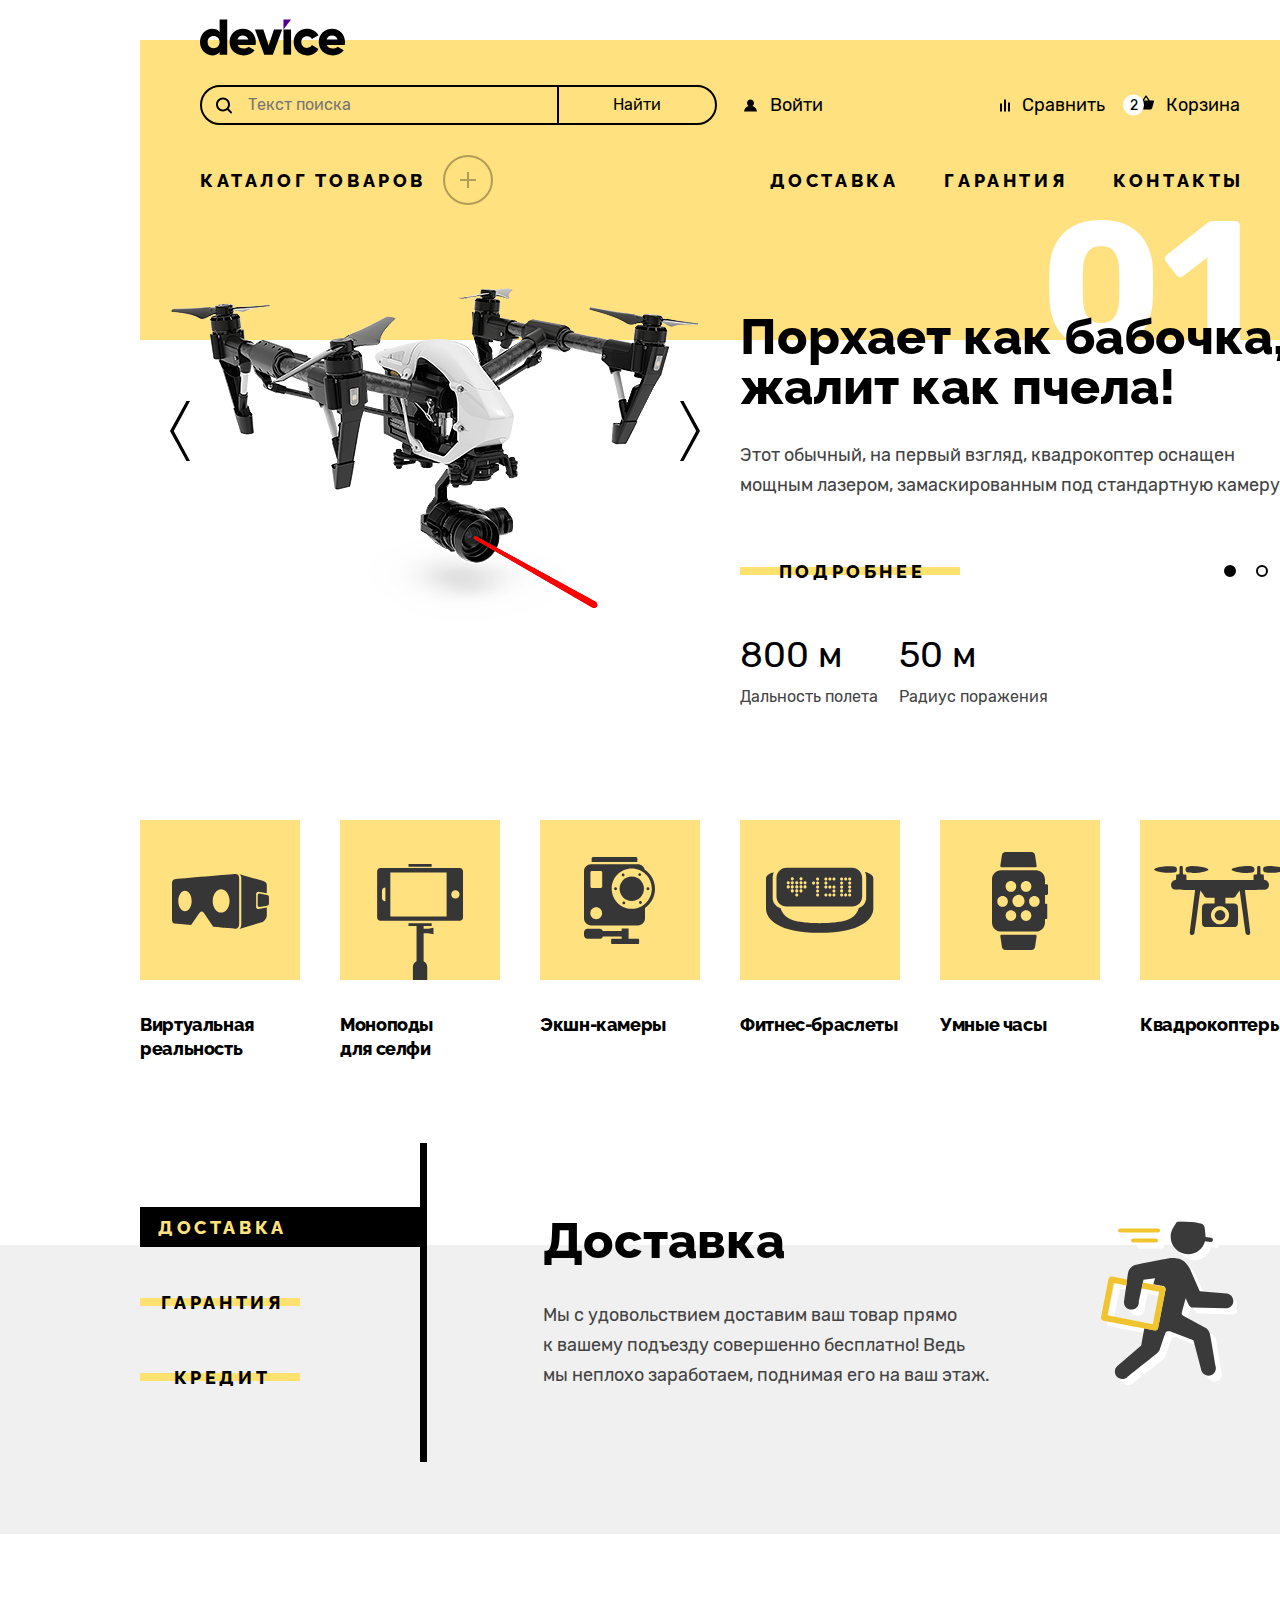
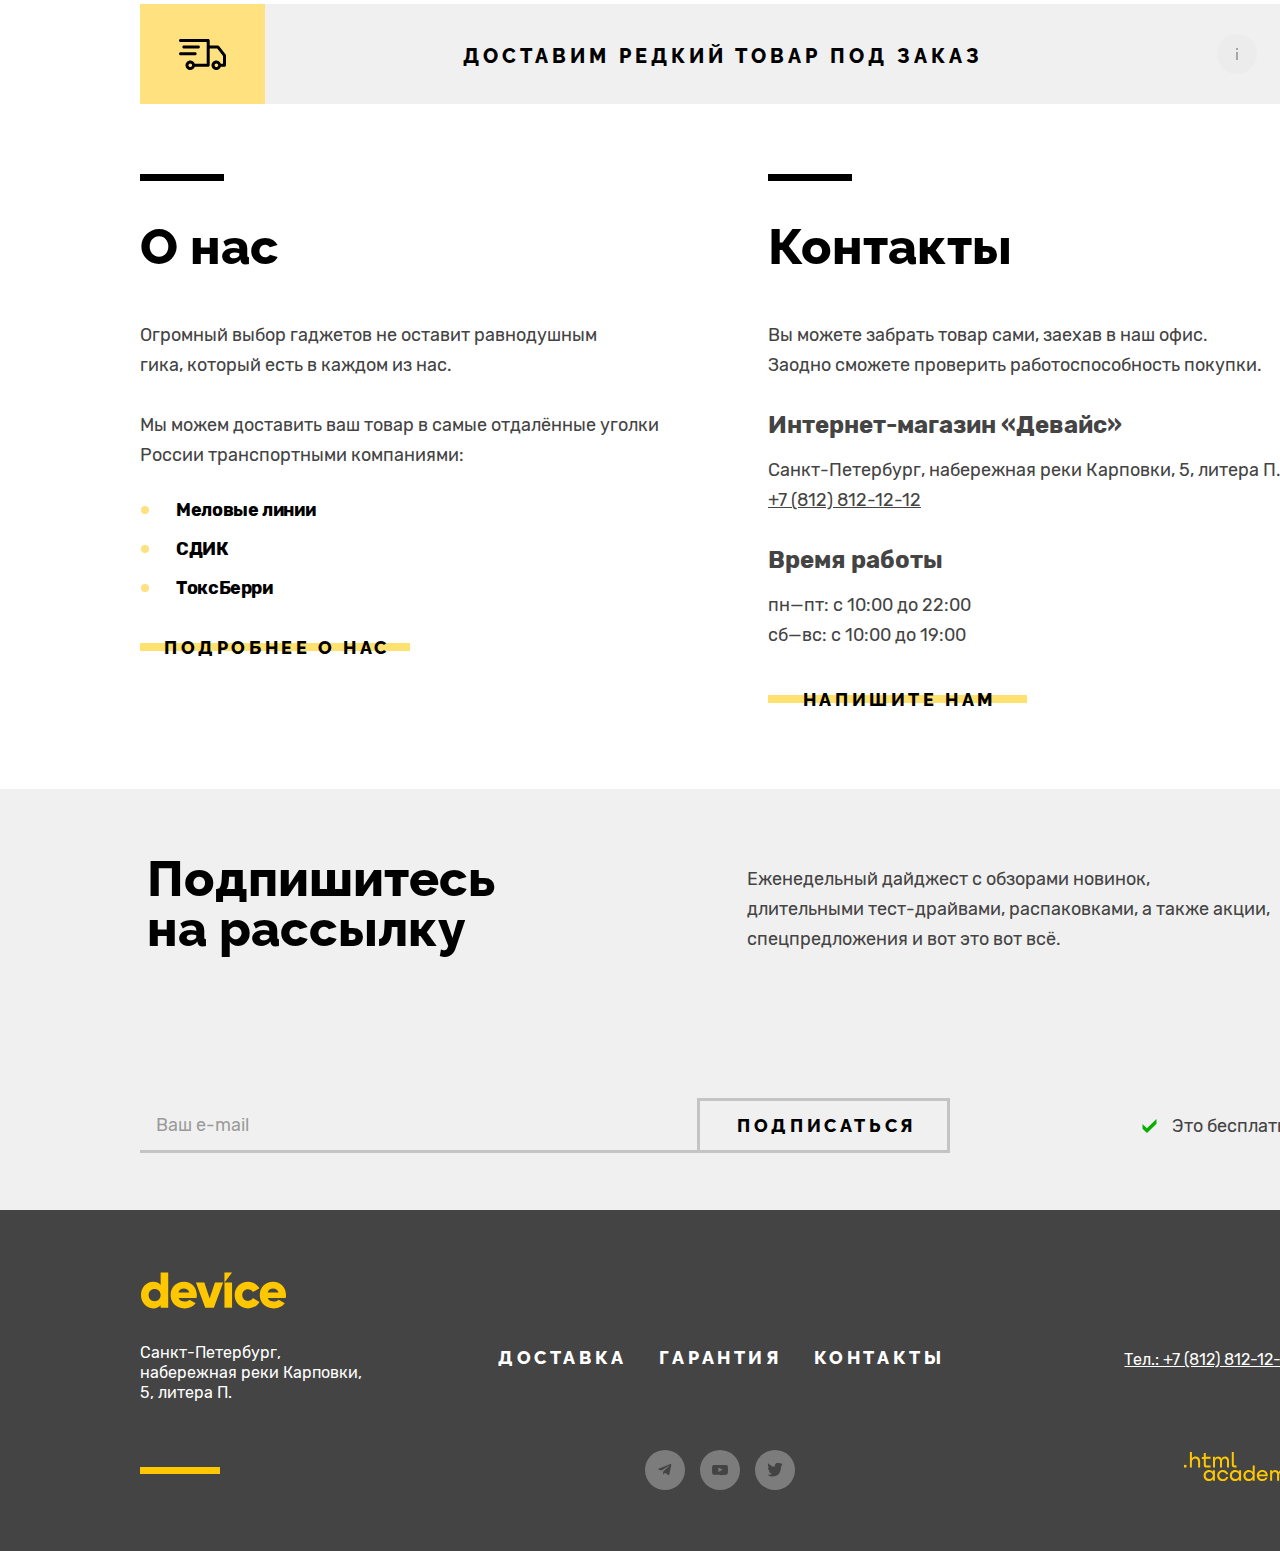
<file: index.html>
<!DOCTYPE html>
<html lang="ru">

  <head>
    <meta charset="UTF-8" />
    <meta http-equiv="X-UA-Compatible" content="IE=edge" />
    <meta name="viewport" content="width=device-width, initial-scale=1.0" />
    <meta name="description" content="Всякие девайсы по разумной цене." />
    <title>Интернет-магазин "Девайс"</title>
    <link rel="stylesheet" href="styles/styles.css" />
    <link rel="icon" type="image/x-icon" href="favicon.ico" />
    <link rel="icon" type="image/png" href="images/favicon.png" />
  </head>

  <body>
    <div class="page-wrapper">
      <div class="container">
        <header class="page-header">
          <span class="header-logo">
            <span class="visually-hidden">Переход на главный сайт.</span>
            <img src="images/svg/logo-header.svg" alt="Логотип сайта Девайс." width="145" height="37" />
          </span>
          <div class="page-header-user-bar">
            <form class="search-form" action="https://echo.htmlacademy.ru/" method="post">
              <label class="visually-hidden" for="header-search">Поиск по сайту.</label>
              <div class="header-search-wrapper">
                <input class="header-search" type="search" name="header-search" id="header-search"
                  placeholder="Текст поиска" />
              </div>
              <button class="button-search" type="button">Найти</button>
            </form>
            <div class="user-bar-wrapper">
              <div class="auth-link-wrapper">
                <a class="header-link auth-link" href="#">Войти</a>
              </div>
              <a class="header-link comparison-link" href="#">Сравнить</a>
              <div class="basket-container">
                <button class="header-link basket-link" type="button">
                  Корзина
                </button>
                <div class="basket-tooltip">
                  <ul class="basket-list">
                    <li class="basket-item">
                      <a class="basket-item-link" href="#">
                        <img class="basket-item-img" src="images/catalog-product-1.jpg" alt="Селфи-палка для любителей."
                          width="39" height="43" />
                        <span class="basket-item-title">
                          Любительская<br />селфи-палка
                        </span>
                      </a>
                      <button class="basket-item-delete" type="button">
                        <span class="visually-hidden">Удалить товар из корзины.</span>
                      </button>
                    </li>
                    <li class="basket-item">
                      <a class="basket-item-link" href="#">
                        <img class="basket-item-img" src="images/catalog-product-2.jpg" alt="Селфи-палка для любителей."
                          width="39" height="43" />
                        <span class="basket-item-title">
                          Профессиональная<br />селфи-палка
                        </span>
                      </a>
                      <button class="basket-item-delete" type="button">
                        <span class="visually-hidden">Удалить товар из корзины.</span>
                      </button>
                    </li>
                  </ul>
                  <div class="basket-summary">
                    <p class="basket-summary-text count">Товаров: 2</p>
                    <p class="basket-summary-text total">Сумма: 2000 ₽</p>
                  </div>
                  <a class="basket-tooltip-link" href="#">Открыть корзину</a>
                </div>
              </div>
            </div>
          </div>
          <nav class="navigation">
            <div class="catalog-sublist-container">
              <button class="catalog-button" type="button">
                Каталог товаров
                <span class="catalog-dropdown"></span>
              </button>
              <!--Для активного пункта добавить в тег <a> класс is-active-->
              <div class="popover-menu">
                <ul class="menu-sublist">
                  <li class="menu-sublist-item">
                    <a class="menu-sublist-link" href="#">
                      Виртуальная реальность
                    </a>
                  </li>
                  <li class="menu-sublist-item">
                    <a class="menu-sublist-link" href="catalog.html">
                      Моноподы для селфи
                    </a>
                  </li>
                  <li class="menu-sublist-item">
                    <a class="menu-sublist-link" href="#"> Экшн-камеры </a>
                  </li>
                </ul>
                <ul class="menu-sublist">
                  <li class="menu-sublist-item">
                    <a class="menu-sublist-link" href="#"> Фитнес-браслеты </a>
                  </li>
                  <li class="menu-sublist-item">
                    <a class="menu-sublist-link" href="#"> Умные часы </a>
                  </li>
                </ul>
                <ul class="menu-sublist">
                  <li class="menu-sublist-item">
                    <a class="menu-sublist-link" href="#"> Квадрокоптеры </a>
                  </li>
                </ul>
              </div>
            </div>
            <div class="navigation-list-wrapper">
              <!--Для активного пункта добавить в тег <а> класс is-active-->
              <ul class="navigation-list">
                <li class="navigation-item">
                  <a class="navigation-link" href="#">Доставка</a>
                </li>
                <li class="navigation-item">
                  <a class="navigation-link" href="#">Гарантия</a>
                </li>
                <li class="navigation-item">
                  <a class="navigation-link" href="#">Контакты</a>
                </li>
              </ul>
            </div>
          </nav>
        </header>
      </div>
      <main>
        <h1 class="visually-hidden">Интернет магазин «Device».</h1>
        <section class="container slider">
          <h2 class="visually-hidden">Популярные товары.</h2>
          <div class="slider-controls">
            <button class="slider-button slider-prev" type="button">
              <span class="visually-hidden">Предыдущее фото</span>
            </button>
            <button class="slider-button slider-next" type="button">
              <span class="visually-hidden">Следующее фото</span>
            </button>
          </div>
          <div class="slider-pagination">
            <button class="slides-radio is-active" type="button">
              <span class="visually-hidden">1 слайд</span>
            </button>
            <button class="slides-radio" type="button">
              <span class="visually-hidden">2 слайд</span>
            </button>
            <button class="slides-radio" type="button">
              <span class="visually-hidden">3 слайд</span>
            </button>
          </div>
          <div class="slider-item is-active">
            <img class="slider-image" src="images/device-1.png" alt="Квадрокоптер." width="560" height="560" />
            <div class="slider-desc-wrapper">
              <span class="slider-number">01</span>
              <p class="page-title slider-slogan">
                Порхает как бабочка, жалит как пчела!
              </p>
              <p class="slider-text">
                Этот обычный, на первый взгляд, квадрокоптер оснащен мощным
                лазером, замаскированным под стандартную камеру.
              </p>
              <a class="button-link button-about" href="#">Подробнее</a>
              <dl class="slider-features-list">
                <div class="slider-features-item">
                  <dt class="slider-features-name">Дальность полета</dt>
                  <dd class="slider-features-value">800 м</dd>
                </div>
                <div class="slider-features-item">
                  <dt class="slider-features-name">Радиус поражения</dt>
                  <dd class="slider-features-value">50 м</dd>
                </div>
              </dl>
            </div>
          </div>
          <div class="slider-item">
            <img class="slider-image" src="images/device-2.png" alt="Учные часы." width="560" height="560" />
            <div class="slider-desc-wrapper">
              <span class="slider-number">02</span>
              <p class="page-title slider-slogan">
                Худеем<br />
                правильно!
              </p>
              <p class="slider-text">
                Мотивирующие фитнес-браслеты помогут найти в себе силы не
                пропускать занятия и соблюдать диету.
              </p>
              <a class="button-link button-about" href="#">Подробнее</a>
              <dl class="slider-features-list">
                <div class="slider-features-item">
                  <dt class="slider-features-name">Без подзарядки</dt>
                  <dd class="slider-features-value">48 часов</dd>
                </div>
              </dl>
            </div>
          </div>
          <div class="slider-item">
            <img class="slider-image" src="images/device-3.png" alt="Селфи-палка." width="560" height="560" />
            <div class="slider-desc-wrapper">
              <span class="slider-number">03</span>
              <p class="page-title slider-slogan">
                Делай селфи, как&nbsp;Бен&nbsp;Стиллер!
              </p>
              <p class="slider-text">
                Самая длинная палка для селфи доступна в нашем магазине. Восемь
                (Восемь, Карл!) метров длиной и весом всего 5 кг.
              </p>
              <a class="button-link button-about" href="#">Подробнее</a>
              <dl class="slider-features-list">
                <div class="slider-features-item">
                  <dt class="slider-features-name">Длина палки</dt>
                  <dd class="slider-features-value">8.5 м</dd>
                </div>
                <div class="slider-features-item">
                  <dt class="slider-features-name">Вес палки</dt>
                  <dd class="slider-features-value">5 кг</dd>
                </div>
                <div class="slider-features-item">
                  <dt class="slider-features-name">Материал</dt>
                  <dd class="slider-features-value">Карбон</dd>
                </div>
              </dl>
            </div>
          </div>
        </section>
        <section class="container product-type">
          <h2 class="visually-hidden">Типы товаров.</h2>
          <ul class="product-type-list">
            <li class="product-type-item">
              <a class="product-type-link product-virtual" href="#">
                <h3 class="product-type-text">Виртуальная реальность</h3>
              </a>
            </li>
            <li class="product-type-item">
              <a class="product-type-link product-monopod" href="catalog.html">
                <h3 class="product-type-text">Моноподы для&nbsp;селфи</h3>
              </a>
            </li>
            <li class="product-type-item">
              <a class="product-type-link product-action" href="#">
                <h3 class="product-type-text">Экшн-камеры</h3>
              </a>
            </li>
            <li class="product-type-item">
              <a class="product-type-link product-fitness" href="#">
                <h3 class="product-type-text">Фитнес-браслеты</h3>
              </a>
            </li>
            <li class="product-type-item">
              <a class="product-type-link product-clock" href="#">
                <h3 class="product-type-text">Умные часы</h3>
              </a>
            </li>
            <li class="product-type-item">
              <a class="product-type-link product-quadrocopter" href="#">
                <h3 class="product-type-text">Квадрокоптеры</h3>
              </a>
            </li>
          </ul>
        </section>
        <section class="tabs-advantages">
          <h2 class="visually-hidden">
            Преимущества интернет-магазина Device.
          </h2>
          <div class="container tabs-wrapper">
            <div class="tabs-head">
              <button class="button-link tabs-caption is-active" type="button">
                Доставка
              </button>
              <button class="button-link tabs-caption" type="button">
                Гарантия
              </button>
              <button class="button-link tabs-caption" type="button">
                Кредит
              </button>
            </div>
            <div class="tabs-contents">
              <div class="tabs-content tabs-delivery is-active">
                <h3 class="page-title tabs-title">Доставка</h3>
                <p class="tabs-text">
                  Мы с удовольствием доставим ваш товар прямо к&nbsp;вашему
                  подъезду совершенно бесплатно! Ведь мы&nbsp;неплохо
                  заработаем, поднимая его на ваш этаж.
                </p>
              </div>
              <div class="tabs-content tabs-guarantee">
                <h3 class="page-title tabs-title">Гарантия</h3>
                <p class="tabs-text">
                  Если из-за возгорания купленного у нас товара у вас сгорит дом
                  — не переживайте, мы выдадим вам новый. Товар, не дом, конечно
                  же.
                </p>
              </div>
              <div class="tabs-content tabs-credit">
                <h3 class="page-title tabs-title">Кредит</h3>
                <p class="tabs-text">
                  Залезть в долговую яму стало проще! Кредитные консультанты
                  подберут для вас наиболее выгодные условия кредита. Выгодные
                  для банка, разумеется.
                </p>
              </div>
            </div>
          </div>
        </section>
        <section class="container special-delivery">
          <h2 class="visually-hidden">Заказ редких товаров.</h2>
          <button class="special-delivery-link" type="button">
            Доставим редкий товар под заказ
          </button>
        </section>
        <div class="container contacts-wrapper">
          <section class="about-us">
            <h2 class="page-title about-us-title">О нас</h2>
            <p class="about-us-text">
              Огромный выбор гаджетов не оставит равнодушным гика,&nbsp;который
              есть в каждом из нас.
            </p>
            <p class="about-us-text">
              Мы можем доставить ваш товар в самые отдалённые уголки России
              транспортными компаниями:
            </p>
            <ul class="transport-company-list">
              <li class="transport-company-item">Меловые линии</li>
              <li class="transport-company-item">СДИК</li>
              <li class="transport-company-item">ТоксБерри</li>
            </ul>
            <a class="button-link button-about-us" href="#">подробнее о нас</a>
          </section>
          <section class="contacts">
            <h2 class="page-title about-us-title">Контакты</h2>
            <p class="about-us-text">
              Вы можете забрать товар сами, заехав в наш офис.
              Заодно&nbsp;сможете проверить работоспособность покупки.
            </p>
            <h3 class="about-us-subtitle">
              Интернет-магазин &#171;Девайс&#187;
            </h3>
            <address class="about-us-text">
              <p class="about-us-adress">
                Санкт-Петербург, набережная реки Карповки, 5, литера П.
              </p>
              <a class="contacts-phone" href="tel:+78128121212">+7 (812) 812-12-12</a>
            </address>
            <h3 class="about-us-subtitle">Время работы</h3>
            <div class="schedule-list">
              <p class="schedule-item">пн—пт: с 10:00 до 22:00</p>
              <p class="schedule-item">сб—вс: с 10:00 до 19:00</p>
            </div>
            <a class="button-link button-contact" href="#">Напишите нам</a>
          </section>
        </div>
        <section class="newsletter">
          <div class="container">
            <div class="newsletter-inner">
              <h2 class="page-title newsletter-title">
                Подпишитесь на&nbsp;рассылку
              </h2>
              <p class="newsletter-text">
                Еженедельный дайджест с обзорами новинок,
                длительными&nbsp;тест-драйвами, распаковками, а также акции,
                спецпредложения и вот это вот всё.
              </p>
            </div>
            <div class="newsletter-form-wrapper">
              <form class="newsletter-form" action="https://echo.htmlacademy.ru/" method="post">
                <!--Для состояния ошибки в input добавить класс is-invalid-->
                <input class="field" type="email" name="newsletter-email" placeholder="Ваш e-mail" required=""
                  aria-label="Ваш e-mail" />
                <button class="newsletter-button" type="submit">
                  Подписаться
                </button>
              </form>
              <span class="newsletter-form-text">Это бесплатно</span>
            </div>
          </div>
        </section>
      </main>
      <footer class="page-footer">
        <div class="container">
          <a class="footer-logo" href="/index.html">
            <span class="visually-hidden">Переход на главный сайт.</span>
            <svg width="145" height="37" viewBox="0 0 145 37" xmlns="http://www.w3.org/2000/svg">
              <path
                d="M27.2188 0.388916V35.6889H19.6135V33.2889C17.9124 35.1889 15.5107 36.3889 12.1084 36.3889C5.5038 36.3889 0 30.5889 0 23.0889C0 15.5889 5.5038 9.78892 12.1084 9.78892C15.5107 9.78892 18.0124 10.9889 19.6135 12.8889V0.388916H27.2188ZM19.6135 23.0889C19.6135 19.2889 17.1118 16.8889 13.6094 16.8889C10.107 16.8889 7.60524 19.2889 7.60524 23.0889C7.60524 26.8889 10.107 29.2889 13.6094 29.2889C17.1118 29.1889 19.6135 26.8889 19.6135 23.0889Z" />
              <path
                d="M43.7298 29.5888C45.8313 29.5888 47.5325 28.7888 48.5332 27.6888L54.6374 31.1888C52.1356 34.5888 48.4331 36.3888 43.6298 36.3888C35.0238 36.3888 29.6201 30.5888 29.6201 23.0888C29.6201 15.5888 35.0238 9.78882 43.0294 9.78882C50.4345 9.78882 55.8382 15.4888 55.8382 23.0888C55.8382 24.1888 55.7381 25.1888 55.538 26.0888H37.6256C38.6263 28.6888 40.9279 29.5888 43.7298 29.5888ZM48.333 20.4888C47.5325 17.5888 45.2309 16.4888 42.9293 16.4888C40.0273 16.4888 38.126 17.8888 37.4255 20.4888H48.333Z" />
              <path
                d="M82.1563 10.489L72.8499 35.689H64.2439L54.9375 10.489H63.3433L68.647 26.489L73.9506 10.489C73.9506 10.489 82.1563 10.489 82.1563 10.489Z" />
              <path d="M83.458 10.489H91.0633V35.689H83.458V10.489Z" />
              <path
                d="M93.665 23.0888C93.665 15.5888 99.369 9.78882 107.074 9.78882C111.978 9.78882 116.281 12.3888 118.482 16.2888L111.878 20.0888C110.977 18.2888 109.176 17.2888 106.974 17.2888C103.672 17.2888 101.27 19.6888 101.27 23.0888C101.27 26.5888 103.672 28.8888 106.974 28.8888C109.176 28.8888 111.077 27.7888 111.878 26.0888L118.482 29.8888C116.381 33.7888 112.078 36.3888 107.074 36.3888C99.369 36.3888 93.665 30.5888 93.665 23.0888Z" />
              <path
                d="M132.892 29.5888C134.993 29.5888 136.695 28.7888 137.695 27.6888L143.799 31.1888C141.298 34.5888 137.595 36.3888 132.792 36.3888C124.186 36.3888 118.782 30.5888 118.782 23.0888C118.782 15.5888 124.286 9.78882 132.191 9.78882C139.597 9.78882 145 15.4888 145 23.0888C145 24.1888 144.9 25.1888 144.7 26.0888H126.788C127.788 28.6888 130.09 29.5888 132.892 29.5888ZM137.595 20.4888C136.795 17.5888 134.493 16.4888 132.191 16.4888C129.289 16.4888 127.388 17.8888 126.688 20.4888H137.595Z" />
              <path d="M83.458 0.388916V10.4889L91.0633 0.388916H83.458Z" />
            </svg>
          </a>
          <div class="footer-inner">
            <address>
              <p class="contacts-address-text">
                Санкт-Петербург, набережная реки Карповки, 5, литера П.
              </p>
            </address>
            <ul class="navigation-footer">
              <li class="navigation-footer-item">
                <a class="navigation-footer-link" href="#">Доставка</a>
              </li>
              <li class="navigation-footer-item">
                <a class="navigation-footer-link" href="#">Гарантия</a>
              </li>
              <li class="navigation-footer-item">
                <a class="navigation-footer-link" href="#">Контакты</a>
              </li>
            </ul>
            <a class="page-footer-phone" href="tel:+78128121212">Тел.: +7 (812) 812-12-12</a>
            <ul class="footer-social-list">
              <li class="footer-social-item">
                <a class="social-button social-button-tg" href="https://t.me/htmlacademy">
                  <span class="visually-hidden">Телеграм.</span>
                </a>
              </li>
              <li class="footer-social-item">
                <a class="social-button social-button-yt" href="https://www.youtube.com/user/htmlacademyru">
                  <span class="visually-hidden">YouTube.</span>
                </a>
              </li>
              <li class="footer-social-item">
                <a class="social-button social-button-tw" href="https://twitter.com/htmlacademy_ru">
                  <span class="visually-hidden">Twitter.</span>
                </a>
              </li>
            </ul>
            <a class="page-footer-logo" href="https://htmlacademy.ru/">
              <span class="visually-hidden">Переход на сайт HTML академии.</span>
              <svg width="115" height="33" viewBox="0 0 115 33" xmlns="http://www.w3.org/2000/svg">
                <path d="M0 12.9V15.5H2.5V12.9H0Z" />
                <path
                  d="M11.6 4.5C10 4.5 8.8 5.2 8 6.2H7.9V0H5.9V15.5H7.9V10.2C7.9 8.1 9.2 6.6 11.2 6.6C13 6.6 14.1 8 14.1 9.8V15.5H16.1V9.4C16.2 6.4 14.3 4.5 11.6 4.5Z" />
                <path
                  d="M26.6 4.8H21.8V1.1H19.8V4.9H17.9V6.9H19.8V12.9C19.8 14.6 20.8 15.6 22.5 15.6H26.6V13.6H22.9C22.2 13.6 21.8 13.2 21.8 12.5V6.8H26.6V4.8Z" />
                <path
                  d="M41.1 4.6C39.5 4.6 38.2 5.4 37.6 6.7H37.5C36.9 5.5 35.7 4.6 34.1 4.6C32.7 4.6 31.6 5.4 31 6.4H30.9V4.8H29V15.4H31V10C31 8 32 6.5 33.6 6.5C35.1 6.5 36 7.5 36 9.1V15.4H38V9.8C38 7.4 39.4 6.5 40.6 6.5C42.1 6.5 43 7.5 43 9.1V15.4H45V8.9C45.1 6.4 43.6 4.6 41.1 4.6Z" />
                <path
                  d="M47.8 12.7C47.8 14.4 48.8 15.4 50.6 15.4H52.6V13.4H50.9C50.2 13.4 49.8 13 49.8 12.3V0H47.8V12.7Z" />
                <path
                  d="M28.9 19.7C28 18.6 26.7 17.9 25 17.9C21.9 17.9 19.6 20.2 19.6 23.5C19.6 26.8 21.9 29.1 25 29.1C26.8 29.1 28 28.3 28.8 27.2H28.9V28.8H30.9V18.2H28.9V19.7ZM25.3 27.1C23.1 27.1 21.7 25.5 21.7 23.5C21.7 21.5 23.1 19.9 25.3 19.9C27.5 19.9 28.9 21.5 28.9 23.5C28.9 25.4 27.5 27.1 25.3 27.1Z" />
                <path
                  d="M44.2 22C43.7 19.6 41.6 17.9 38.8 17.9C35.4 17.9 33.2 20.4 33.2 23.5C33.2 26.6 35.4 29.1 38.8 29.1C41.6 29.1 43.7 27.3 44.2 24.9H42.1C41.7 26.2 40.4 27.2 38.8 27.2C36.6 27.2 35.2 25.6 35.2 23.6C35.2 21.6 36.6 20 38.8 20C40.4 20 41.6 21 42.1 22.2H44.2V22Z" />
                <path
                  d="M55.1 19.7C54.2 18.6 52.9 17.9 51.2 17.9C48.1 17.9 45.8 20.2 45.8 23.5C45.8 26.8 48.1 29.1 51.2 29.1C53 29.1 54.2 28.3 55 27.2H55.1V28.8H57.1V18.2H55.1V19.7ZM51.5 27.1C49.3 27.1 47.9 25.5 47.9 23.5C47.9 21.5 49.3 19.9 51.5 19.9C53.7 19.9 55.1 21.5 55.1 23.5C55.1 25.4 53.6 27.1 51.5 27.1Z" />
                <path
                  d="M68.7 19.8C67.8 18.7 66.5 17.9 64.8 17.9C61.7 17.9 59.4 20.2 59.4 23.5C59.4 26.8 61.6 29.1 64.8 29.1C66.5 29.1 67.8 28.3 68.6 27.3H68.7V28.8H70.7V13.4H68.7V19.8ZM65.1 27.1C62.9 27.1 61.5 25.5 61.5 23.5C61.5 21.5 62.9 19.9 65.1 19.9C67.3 19.9 68.7 21.5 68.7 23.5C68.6 25.5 67.2 27.1 65.1 27.1Z" />
                <path
                  d="M78.3 17.9C75 17.9 72.8 20.4 72.8 23.5C72.8 26.5 74.9 29.1 78.3 29.1C80.8 29.1 82.8 27.8 83.5 25.5H81.4C80.9 26.5 79.8 27.1 78.4 27.1C76.5 27.1 75.1 25.8 75 24.2H83.8C84 20.6 81.8 17.9 78.3 17.9ZM78.3 19.8C80 19.8 81.3 20.8 81.6 22.4H75.1C75.4 20.9 76.6 19.8 78.3 19.8Z" />
                <path
                  d="M98.2 17.9C96.6 17.9 95.3 18.7 94.6 19.9H94.5C93.9 18.7 92.7 17.9 91.1 17.9C89.7 17.9 88.6 18.6 88 19.7V18.2H86.1V28.8H88.1V23.4C88.1 21.4 89.1 20 90.7 19.9C92.2 19.9 93.1 20.9 93.1 22.5V28.8H95.1V23.2C95.1 20.8 96.5 19.9 97.7 19.9C99.2 19.9 100.1 20.9 100.1 22.5V28.8H102.1V22.3C102.2 19.7 100.7 17.9 98.2 17.9Z" />
                <path
                  d="M109.4 27L105.8 18.1H103.6L108.4 29.7C108.1 30.6 107.7 30.9 106.7 30.9H104.2V32.9H106.7C108.5 32.9 109.5 32.1 110.2 30.3L114.9 18.1H112.8L109.4 27Z" />
              </svg>
            </a>
          </div>
        </div>
      </footer>
    </div>
    <div class="modal-container">
      <div class="modal">
        <button class="modal-close-button" type="button">
          <span class="visually-hidden">Закрыть.</span>
        </button>
        <section class="modal-content">
          <h2 class="page-title modal-title">Доставка под заказ</h2>
          <form class="delivery-form" action="https://echo.htmlacademy.ru/" method="post">
            <!-- Чтобы появился текст ошибки к классу .field-container добавить класс .is-invalid -->
            <div class="field-container">
              <label class="field-label" for="name"><span class="name-field">Ваше имя:</span></label>
              <input class="modal-input name-input" type="text" name="name" id="name" placeholder="Введите имя"
                required="" />
              <span class="field-help field-text"> Добавьте имя </span>
              <span class="field-error field-text"> Интересное у вас имя </span>
            </div>
            <!-- Чтобы появился текст ошибки к классу .field-container добавить класс .is-invalid -->
            <div class="field-container">
              <label class="field-label" for="email"><span class="name-field">Ваш e-mail:</span></label>
              <input class="modal-input email-input" type="email" name="email" id="email" placeholder="Введите email"
                required="" />
              <span class="field-help field-text"> Добавьте адрес почты </span>
              <span class="field-error field-text"> Забавный у вас адрес </span>
            </div>
            <div class="field-container">
              <label class="field-label" for="order"><span class="name-field">Что нужно привезти:</span></label>
              <input class="modal-input order-input" type="text" name="order" id="order" placeholder="В свобоной форме"
                required="" />
            </div>
            <!-- Чтобы появилась ошибка к классу .field-container добавить класс .is-invalid -->
            <div class="field-container number-container">
              <div class="count-field">
                <div class="label-count-container">
                  <label class="field-label" for="count"><span
                      class="name-field name-count-field">Количество:</span></label>
                  <div class="count-info">
                    <span class="visually-hidden">Подсказка.</span>
                    <div class="modal-tooltip">
                      <p class="tooltip-content">
                        Постараемся найти, сколько нужно. Привезём сколько
                        получится по требованиям к&nbsp;провозу багажа.
                      </p>
                    </div>
                  </div>
                </div>
                <div class="number-field">
                  <button class="button-number button-minus" type="button">
                    <span class="visually-hidden">Уменшить число товаров на один.</span></button><button
                    class="button-number button-plus" type="button">
                    <span class="visually-hidden">Увеличить число товаров на один.</span>
                  </button>
                  <input class="modal-input count-input" type="number" id="count" name="count" placeholder="1"
                    required="" value="1" />
                </div>
              </div>
            </div>
            <div class="submit-container">
              <button class="button-link modal-submit" type="submit">
                Отправить
              </button>
            </div>
          </form>
        </section>
      </div>
    </div>
    <script src="js/index.js"></script>
  </body>

</html>
</file>
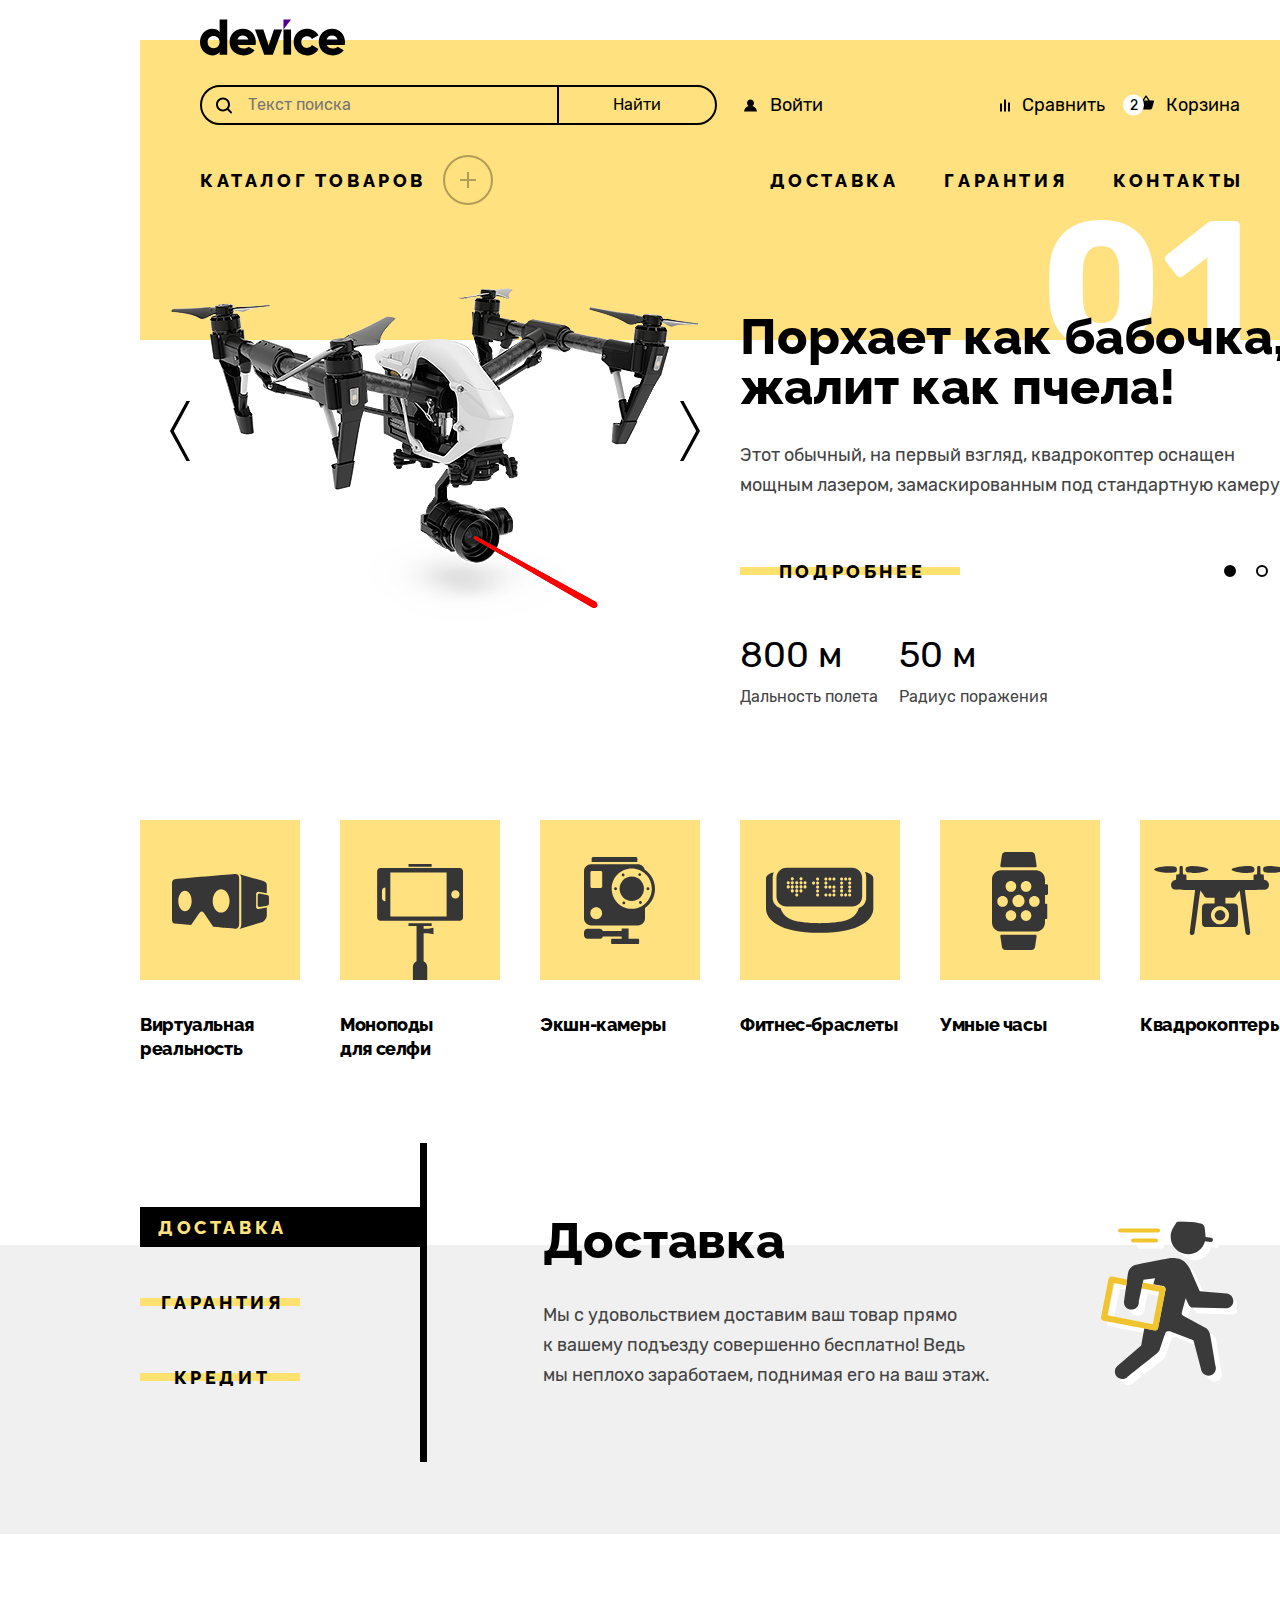
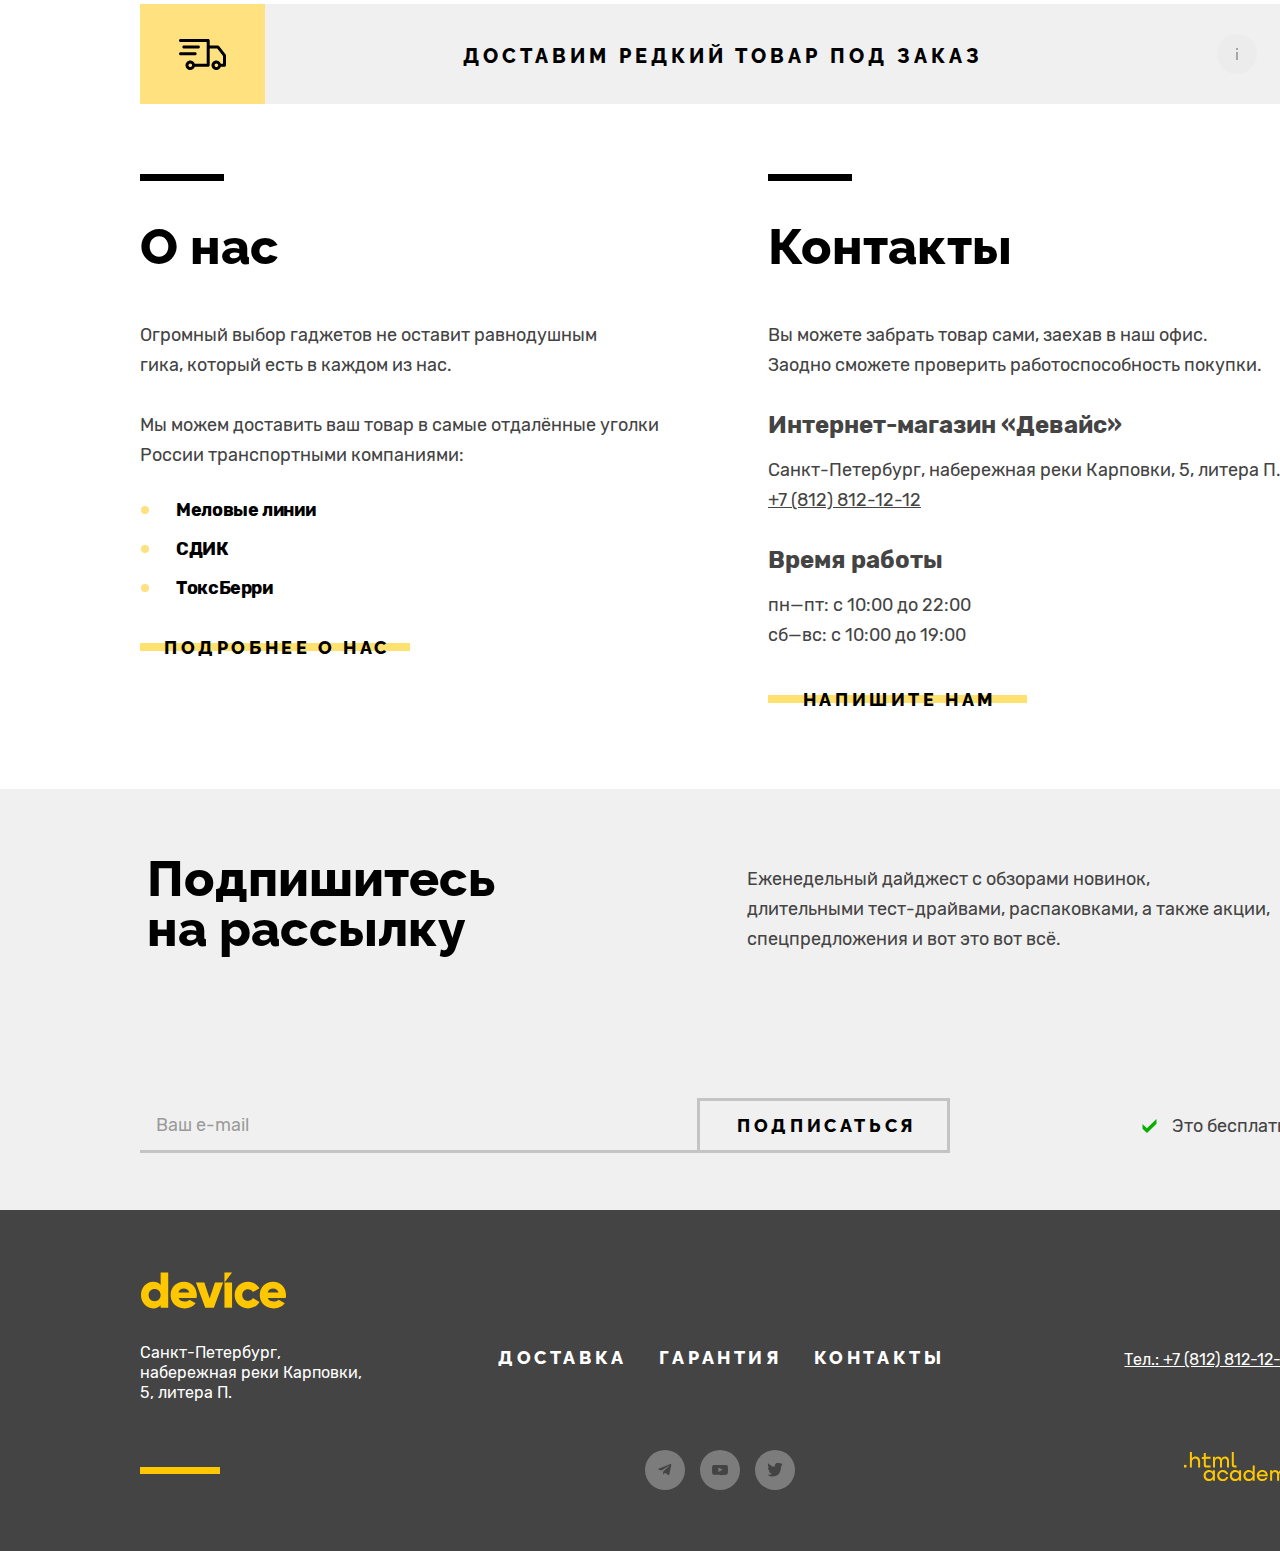
<file: master/index.html>
<!DOCTYPE html>
<html lang="ru">

  <head>
    <meta charset="UTF-8" />
    <meta http-equiv="X-UA-Compatible" content="IE=edge" />
    <meta name="viewport" content="width=device-width, initial-scale=1.0" />
    <meta name="description" content="Всякие девайсы по разумной цене." />
    <title>Интернет-магазин "Девайс"</title>
    <link rel="stylesheet" href="styles/styles.css" />
    <link rel="icon" type="image/x-icon" href="favicon.ico" />
    <link rel="icon" type="image/png" href="images/favicon.png" />
    <base href="https://htmlacademy-htmlcss.github.io/2108245-device-34/master/">
</head>

  <body>
    <div class="page-wrapper">
      <div class="container">
        <header class="page-header">
          <span class="header-logo">
            <span class="visually-hidden">Переход на главный сайт.</span>
            <img src="images/svg/logo-header.svg" alt="Логотип сайта Девайс." width="145" height="37" />
          </span>
          <div class="page-header-user-bar">
            <form class="search-form" action="https://echo.htmlacademy.ru/" method="post">
              <label class="visually-hidden" for="header-search">Поиск по сайту.</label>
              <div class="header-search-wrapper">
                <input class="header-search" type="search" name="header-search" id="header-search"
                  placeholder="Текст поиска" />
              </div>
              <button class="button-search" type="button">Найти</button>
            </form>
            <div class="user-bar-wrapper">
              <div class="auth-link-wrapper">
                <a class="header-link auth-link" href="#">Войти</a>
              </div>
              <a class="header-link comparison-link" href="#">Сравнить</a>
              <div class="basket-container">
                <button class="header-link basket-link" type="button">
                  Корзина
                </button>
                <div class="basket-tooltip">
                  <ul class="basket-list">
                    <li class="basket-item">
                      <a class="basket-item-link" href="#">
                        <img class="basket-item-img" src="images/catalog-product-1.jpg" alt="Селфи-палка для любителей."
                          width="39" height="43" />
                        <span class="basket-item-title">
                          Любительская<br />селфи-палка
                        </span>
                      </a>
                      <button class="basket-item-delete" type="button">
                        <span class="visually-hidden">Удалить товар из корзины.</span>
                      </button>
                    </li>
                    <li class="basket-item">
                      <a class="basket-item-link" href="#">
                        <img class="basket-item-img" src="images/catalog-product-2.jpg" alt="Селфи-палка для любителей."
                          width="39" height="43" />
                        <span class="basket-item-title">
                          Профессиональная<br />селфи-палка
                        </span>
                      </a>
                      <button class="basket-item-delete" type="button">
                        <span class="visually-hidden">Удалить товар из корзины.</span>
                      </button>
                    </li>
                  </ul>
                  <div class="basket-summary">
                    <p class="basket-summary-text count">Товаров: 2</p>
                    <p class="basket-summary-text total">Сумма: 2000 ₽</p>
                  </div>
                  <a class="basket-tooltip-link" href="#">Открыть корзину</a>
                </div>
              </div>
            </div>
          </div>
          <nav class="navigation">
            <div class="catalog-sublist-container">
              <button class="catalog-button" type="button">
                Каталог товаров
                <span class="catalog-dropdown"></span>
              </button>
              <!--Для активного пункта добавить в тег <a> класс is-active-->
              <div class="popover-menu">
                <ul class="menu-sublist">
                  <li class="menu-sublist-item">
                    <a class="menu-sublist-link" href="#">
                      Виртуальная реальность
                    </a>
                  </li>
                  <li class="menu-sublist-item">
                    <a class="menu-sublist-link" href="catalog.html">
                      Моноподы для селфи
                    </a>
                  </li>
                  <li class="menu-sublist-item">
                    <a class="menu-sublist-link" href="#"> Экшн-камеры </a>
                  </li>
                </ul>
                <ul class="menu-sublist">
                  <li class="menu-sublist-item">
                    <a class="menu-sublist-link" href="#"> Фитнес-браслеты </a>
                  </li>
                  <li class="menu-sublist-item">
                    <a class="menu-sublist-link" href="#"> Умные часы </a>
                  </li>
                </ul>
                <ul class="menu-sublist">
                  <li class="menu-sublist-item">
                    <a class="menu-sublist-link" href="#"> Квадрокоптеры </a>
                  </li>
                </ul>
              </div>
            </div>
            <div class="navigation-list-wrapper">
              <!--Для активного пункта добавить в тег <а> класс is-active-->
              <ul class="navigation-list">
                <li class="navigation-item">
                  <a class="navigation-link" href="#">Доставка</a>
                </li>
                <li class="navigation-item">
                  <a class="navigation-link" href="#">Гарантия</a>
                </li>
                <li class="navigation-item">
                  <a class="navigation-link" href="#">Контакты</a>
                </li>
              </ul>
            </div>
          </nav>
        </header>
      </div>
      <main>
        <h1 class="visually-hidden">Интернет магазин «Device».</h1>
        <section class="container slider">
          <h2 class="visually-hidden">Популярные товары.</h2>
          <div class="slider-controls">
            <button class="slider-button slider-prev" type="button">
              <span class="visually-hidden">Предыдущее фото</span>
            </button>
            <button class="slider-button slider-next" type="button">
              <span class="visually-hidden">Следующее фото</span>
            </button>
          </div>
          <div class="slider-pagination">
            <button class="slides-radio is-active" type="button">
              <span class="visually-hidden">1 слайд</span>
            </button>
            <button class="slides-radio" type="button">
              <span class="visually-hidden">2 слайд</span>
            </button>
            <button class="slides-radio" type="button">
              <span class="visually-hidden">3 слайд</span>
            </button>
          </div>
          <div class="slider-item is-active">
            <img class="slider-image" src="images/device-1.png" alt="Квадрокоптер." width="560" height="560" />
            <div class="slider-desc-wrapper">
              <span class="slider-number">01</span>
              <p class="page-title slider-slogan">
                Порхает как бабочка, жалит как пчела!
              </p>
              <p class="slider-text">
                Этот обычный, на первый взгляд, квадрокоптер оснащен мощным
                лазером, замаскированным под стандартную камеру.
              </p>
              <a class="button-link button-about" href="#">Подробнее</a>
              <dl class="slider-features-list">
                <div class="slider-features-item">
                  <dt class="slider-features-name">Дальность полета</dt>
                  <dd class="slider-features-value">800 м</dd>
                </div>
                <div class="slider-features-item">
                  <dt class="slider-features-name">Радиус поражения</dt>
                  <dd class="slider-features-value">50 м</dd>
                </div>
              </dl>
            </div>
          </div>
          <div class="slider-item">
            <img class="slider-image" src="images/device-2.png" alt="Учные часы." width="560" height="560" />
            <div class="slider-desc-wrapper">
              <span class="slider-number">02</span>
              <p class="page-title slider-slogan">
                Худеем<br />
                правильно!
              </p>
              <p class="slider-text">
                Мотивирующие фитнес-браслеты помогут найти в себе силы не
                пропускать занятия и соблюдать диету.
              </p>
              <a class="button-link button-about" href="#">Подробнее</a>
              <dl class="slider-features-list">
                <div class="slider-features-item">
                  <dt class="slider-features-name">Без подзарядки</dt>
                  <dd class="slider-features-value">48 часов</dd>
                </div>
              </dl>
            </div>
          </div>
          <div class="slider-item">
            <img class="slider-image" src="images/device-3.png" alt="Селфи-палка." width="560" height="560" />
            <div class="slider-desc-wrapper">
              <span class="slider-number">03</span>
              <p class="page-title slider-slogan">
                Делай селфи, как&nbsp;Бен&nbsp;Стиллер!
              </p>
              <p class="slider-text">
                Самая длинная палка для селфи доступна в нашем магазине. Восемь
                (Восемь, Карл!) метров длиной и весом всего 5 кг.
              </p>
              <a class="button-link button-about" href="#">Подробнее</a>
              <dl class="slider-features-list">
                <div class="slider-features-item">
                  <dt class="slider-features-name">Длина палки</dt>
                  <dd class="slider-features-value">8.5 м</dd>
                </div>
                <div class="slider-features-item">
                  <dt class="slider-features-name">Вес палки</dt>
                  <dd class="slider-features-value">5 кг</dd>
                </div>
                <div class="slider-features-item">
                  <dt class="slider-features-name">Материал</dt>
                  <dd class="slider-features-value">Карбон</dd>
                </div>
              </dl>
            </div>
          </div>
        </section>
        <section class="container product-type">
          <h2 class="visually-hidden">Типы товаров.</h2>
          <ul class="product-type-list">
            <li class="product-type-item">
              <a class="product-type-link product-virtual" href="#">
                <h3 class="product-type-text">Виртуальная реальность</h3>
              </a>
            </li>
            <li class="product-type-item">
              <a class="product-type-link product-monopod" href="catalog.html">
                <h3 class="product-type-text">Моноподы для&nbsp;селфи</h3>
              </a>
            </li>
            <li class="product-type-item">
              <a class="product-type-link product-action" href="#">
                <h3 class="product-type-text">Экшн-камеры</h3>
              </a>
            </li>
            <li class="product-type-item">
              <a class="product-type-link product-fitness" href="#">
                <h3 class="product-type-text">Фитнес-браслеты</h3>
              </a>
            </li>
            <li class="product-type-item">
              <a class="product-type-link product-clock" href="#">
                <h3 class="product-type-text">Умные часы</h3>
              </a>
            </li>
            <li class="product-type-item">
              <a class="product-type-link product-quadrocopter" href="#">
                <h3 class="product-type-text">Квадрокоптеры</h3>
              </a>
            </li>
          </ul>
        </section>
        <section class="tabs-advantages">
          <h2 class="visually-hidden">
            Преимущества интернет-магазина Device.
          </h2>
          <div class="container tabs-wrapper">
            <div class="tabs-head">
              <button class="button-link tabs-caption is-active" type="button">
                Доставка
              </button>
              <button class="button-link tabs-caption" type="button">
                Гарантия
              </button>
              <button class="button-link tabs-caption" type="button">
                Кредит
              </button>
            </div>
            <div class="tabs-contents">
              <div class="tabs-content tabs-delivery is-active">
                <h3 class="page-title tabs-title">Доставка</h3>
                <p class="tabs-text">
                  Мы с удовольствием доставим ваш товар прямо к&nbsp;вашему
                  подъезду совершенно бесплатно! Ведь мы&nbsp;неплохо
                  заработаем, поднимая его на ваш этаж.
                </p>
              </div>
              <div class="tabs-content tabs-guarantee">
                <h3 class="page-title tabs-title">Гарантия</h3>
                <p class="tabs-text">
                  Если из-за возгорания купленного у нас товара у вас сгорит дом
                  — не переживайте, мы выдадим вам новый. Товар, не дом, конечно
                  же.
                </p>
              </div>
              <div class="tabs-content tabs-credit">
                <h3 class="page-title tabs-title">Кредит</h3>
                <p class="tabs-text">
                  Залезть в долговую яму стало проще! Кредитные консультанты
                  подберут для вас наиболее выгодные условия кредита. Выгодные
                  для банка, разумеется.
                </p>
              </div>
            </div>
          </div>
        </section>
        <section class="container special-delivery">
          <h2 class="visually-hidden">Заказ редких товаров.</h2>
          <button class="special-delivery-link" type="button">
            Доставим редкий товар под заказ
          </button>
        </section>
        <div class="container contacts-wrapper">
          <section class="about-us">
            <h2 class="page-title about-us-title">О нас</h2>
            <p class="about-us-text">
              Огромный выбор гаджетов не оставит равнодушным гика,&nbsp;который
              есть в каждом из нас.
            </p>
            <p class="about-us-text">
              Мы можем доставить ваш товар в самые отдалённые уголки России
              транспортными компаниями:
            </p>
            <ul class="transport-company-list">
              <li class="transport-company-item">Меловые линии</li>
              <li class="transport-company-item">СДИК</li>
              <li class="transport-company-item">ТоксБерри</li>
            </ul>
            <a class="button-link button-about-us" href="#">подробнее о нас</a>
          </section>
          <section class="contacts">
            <h2 class="page-title about-us-title">Контакты</h2>
            <p class="about-us-text">
              Вы можете забрать товар сами, заехав в наш офис.
              Заодно&nbsp;сможете проверить работоспособность покупки.
            </p>
            <h3 class="about-us-subtitle">
              Интернет-магазин &#171;Девайс&#187;
            </h3>
            <address class="about-us-text">
              <p class="about-us-adress">
                Санкт-Петербург, набережная реки Карповки, 5, литера П.
              </p>
              <a class="contacts-phone" href="tel:+78128121212">+7 (812) 812-12-12</a>
            </address>
            <h3 class="about-us-subtitle">Время работы</h3>
            <div class="schedule-list">
              <p class="schedule-item">пн—пт: с 10:00 до 22:00</p>
              <p class="schedule-item">сб—вс: с 10:00 до 19:00</p>
            </div>
            <a class="button-link button-contact" href="#">Напишите нам</a>
          </section>
        </div>
        <section class="newsletter">
          <div class="container">
            <div class="newsletter-inner">
              <h2 class="page-title newsletter-title">
                Подпишитесь на&nbsp;рассылку
              </h2>
              <p class="newsletter-text">
                Еженедельный дайджест с обзорами новинок,
                длительными&nbsp;тест-драйвами, распаковками, а также акции,
                спецпредложения и вот это вот всё.
              </p>
            </div>
            <div class="newsletter-form-wrapper">
              <form class="newsletter-form" action="https://echo.htmlacademy.ru/" method="post">
                <!--Для состояния ошибки в input добавить класс is-invalid-->
                <input class="field" type="email" name="newsletter-email" placeholder="Ваш e-mail" required=""
                  aria-label="Ваш e-mail" />
                <button class="newsletter-button" type="submit">
                  Подписаться
                </button>
              </form>
              <span class="newsletter-form-text">Это бесплатно</span>
            </div>
          </div>
        </section>
      </main>
      <footer class="page-footer">
        <div class="container">
          <a class="footer-logo" href="/index.html">
            <span class="visually-hidden">Переход на главный сайт.</span>
            <svg width="145" height="37" viewBox="0 0 145 37" xmlns="http://www.w3.org/2000/svg">
              <path
                d="M27.2188 0.388916V35.6889H19.6135V33.2889C17.9124 35.1889 15.5107 36.3889 12.1084 36.3889C5.5038 36.3889 0 30.5889 0 23.0889C0 15.5889 5.5038 9.78892 12.1084 9.78892C15.5107 9.78892 18.0124 10.9889 19.6135 12.8889V0.388916H27.2188ZM19.6135 23.0889C19.6135 19.2889 17.1118 16.8889 13.6094 16.8889C10.107 16.8889 7.60524 19.2889 7.60524 23.0889C7.60524 26.8889 10.107 29.2889 13.6094 29.2889C17.1118 29.1889 19.6135 26.8889 19.6135 23.0889Z" />
              <path
                d="M43.7298 29.5888C45.8313 29.5888 47.5325 28.7888 48.5332 27.6888L54.6374 31.1888C52.1356 34.5888 48.4331 36.3888 43.6298 36.3888C35.0238 36.3888 29.6201 30.5888 29.6201 23.0888C29.6201 15.5888 35.0238 9.78882 43.0294 9.78882C50.4345 9.78882 55.8382 15.4888 55.8382 23.0888C55.8382 24.1888 55.7381 25.1888 55.538 26.0888H37.6256C38.6263 28.6888 40.9279 29.5888 43.7298 29.5888ZM48.333 20.4888C47.5325 17.5888 45.2309 16.4888 42.9293 16.4888C40.0273 16.4888 38.126 17.8888 37.4255 20.4888H48.333Z" />
              <path
                d="M82.1563 10.489L72.8499 35.689H64.2439L54.9375 10.489H63.3433L68.647 26.489L73.9506 10.489C73.9506 10.489 82.1563 10.489 82.1563 10.489Z" />
              <path d="M83.458 10.489H91.0633V35.689H83.458V10.489Z" />
              <path
                d="M93.665 23.0888C93.665 15.5888 99.369 9.78882 107.074 9.78882C111.978 9.78882 116.281 12.3888 118.482 16.2888L111.878 20.0888C110.977 18.2888 109.176 17.2888 106.974 17.2888C103.672 17.2888 101.27 19.6888 101.27 23.0888C101.27 26.5888 103.672 28.8888 106.974 28.8888C109.176 28.8888 111.077 27.7888 111.878 26.0888L118.482 29.8888C116.381 33.7888 112.078 36.3888 107.074 36.3888C99.369 36.3888 93.665 30.5888 93.665 23.0888Z" />
              <path
                d="M132.892 29.5888C134.993 29.5888 136.695 28.7888 137.695 27.6888L143.799 31.1888C141.298 34.5888 137.595 36.3888 132.792 36.3888C124.186 36.3888 118.782 30.5888 118.782 23.0888C118.782 15.5888 124.286 9.78882 132.191 9.78882C139.597 9.78882 145 15.4888 145 23.0888C145 24.1888 144.9 25.1888 144.7 26.0888H126.788C127.788 28.6888 130.09 29.5888 132.892 29.5888ZM137.595 20.4888C136.795 17.5888 134.493 16.4888 132.191 16.4888C129.289 16.4888 127.388 17.8888 126.688 20.4888H137.595Z" />
              <path d="M83.458 0.388916V10.4889L91.0633 0.388916H83.458Z" />
            </svg>
          </a>
          <div class="footer-inner">
            <address>
              <p class="contacts-address-text">
                Санкт-Петербург, набережная реки Карповки, 5, литера П.
              </p>
            </address>
            <ul class="navigation-footer">
              <li class="navigation-footer-item">
                <a class="navigation-footer-link" href="#">Доставка</a>
              </li>
              <li class="navigation-footer-item">
                <a class="navigation-footer-link" href="#">Гарантия</a>
              </li>
              <li class="navigation-footer-item">
                <a class="navigation-footer-link" href="#">Контакты</a>
              </li>
            </ul>
            <a class="page-footer-phone" href="tel:+78128121212">Тел.: +7 (812) 812-12-12</a>
            <ul class="footer-social-list">
              <li class="footer-social-item">
                <a class="social-button social-button-tg" href="https://t.me/htmlacademy">
                  <span class="visually-hidden">Телеграм.</span>
                </a>
              </li>
              <li class="footer-social-item">
                <a class="social-button social-button-yt" href="https://www.youtube.com/user/htmlacademyru">
                  <span class="visually-hidden">YouTube.</span>
                </a>
              </li>
              <li class="footer-social-item">
                <a class="social-button social-button-tw" href="https://twitter.com/htmlacademy_ru">
                  <span class="visually-hidden">Twitter.</span>
                </a>
              </li>
            </ul>
            <a class="page-footer-logo" href="https://htmlacademy.ru/">
              <span class="visually-hidden">Переход на сайт HTML академии.</span>
              <svg width="115" height="33" viewBox="0 0 115 33" xmlns="http://www.w3.org/2000/svg">
                <path d="M0 12.9V15.5H2.5V12.9H0Z" />
                <path
                  d="M11.6 4.5C10 4.5 8.8 5.2 8 6.2H7.9V0H5.9V15.5H7.9V10.2C7.9 8.1 9.2 6.6 11.2 6.6C13 6.6 14.1 8 14.1 9.8V15.5H16.1V9.4C16.2 6.4 14.3 4.5 11.6 4.5Z" />
                <path
                  d="M26.6 4.8H21.8V1.1H19.8V4.9H17.9V6.9H19.8V12.9C19.8 14.6 20.8 15.6 22.5 15.6H26.6V13.6H22.9C22.2 13.6 21.8 13.2 21.8 12.5V6.8H26.6V4.8Z" />
                <path
                  d="M41.1 4.6C39.5 4.6 38.2 5.4 37.6 6.7H37.5C36.9 5.5 35.7 4.6 34.1 4.6C32.7 4.6 31.6 5.4 31 6.4H30.9V4.8H29V15.4H31V10C31 8 32 6.5 33.6 6.5C35.1 6.5 36 7.5 36 9.1V15.4H38V9.8C38 7.4 39.4 6.5 40.6 6.5C42.1 6.5 43 7.5 43 9.1V15.4H45V8.9C45.1 6.4 43.6 4.6 41.1 4.6Z" />
                <path
                  d="M47.8 12.7C47.8 14.4 48.8 15.4 50.6 15.4H52.6V13.4H50.9C50.2 13.4 49.8 13 49.8 12.3V0H47.8V12.7Z" />
                <path
                  d="M28.9 19.7C28 18.6 26.7 17.9 25 17.9C21.9 17.9 19.6 20.2 19.6 23.5C19.6 26.8 21.9 29.1 25 29.1C26.8 29.1 28 28.3 28.8 27.2H28.9V28.8H30.9V18.2H28.9V19.7ZM25.3 27.1C23.1 27.1 21.7 25.5 21.7 23.5C21.7 21.5 23.1 19.9 25.3 19.9C27.5 19.9 28.9 21.5 28.9 23.5C28.9 25.4 27.5 27.1 25.3 27.1Z" />
                <path
                  d="M44.2 22C43.7 19.6 41.6 17.9 38.8 17.9C35.4 17.9 33.2 20.4 33.2 23.5C33.2 26.6 35.4 29.1 38.8 29.1C41.6 29.1 43.7 27.3 44.2 24.9H42.1C41.7 26.2 40.4 27.2 38.8 27.2C36.6 27.2 35.2 25.6 35.2 23.6C35.2 21.6 36.6 20 38.8 20C40.4 20 41.6 21 42.1 22.2H44.2V22Z" />
                <path
                  d="M55.1 19.7C54.2 18.6 52.9 17.9 51.2 17.9C48.1 17.9 45.8 20.2 45.8 23.5C45.8 26.8 48.1 29.1 51.2 29.1C53 29.1 54.2 28.3 55 27.2H55.1V28.8H57.1V18.2H55.1V19.7ZM51.5 27.1C49.3 27.1 47.9 25.5 47.9 23.5C47.9 21.5 49.3 19.9 51.5 19.9C53.7 19.9 55.1 21.5 55.1 23.5C55.1 25.4 53.6 27.1 51.5 27.1Z" />
                <path
                  d="M68.7 19.8C67.8 18.7 66.5 17.9 64.8 17.9C61.7 17.9 59.4 20.2 59.4 23.5C59.4 26.8 61.6 29.1 64.8 29.1C66.5 29.1 67.8 28.3 68.6 27.3H68.7V28.8H70.7V13.4H68.7V19.8ZM65.1 27.1C62.9 27.1 61.5 25.5 61.5 23.5C61.5 21.5 62.9 19.9 65.1 19.9C67.3 19.9 68.7 21.5 68.7 23.5C68.6 25.5 67.2 27.1 65.1 27.1Z" />
                <path
                  d="M78.3 17.9C75 17.9 72.8 20.4 72.8 23.5C72.8 26.5 74.9 29.1 78.3 29.1C80.8 29.1 82.8 27.8 83.5 25.5H81.4C80.9 26.5 79.8 27.1 78.4 27.1C76.5 27.1 75.1 25.8 75 24.2H83.8C84 20.6 81.8 17.9 78.3 17.9ZM78.3 19.8C80 19.8 81.3 20.8 81.6 22.4H75.1C75.4 20.9 76.6 19.8 78.3 19.8Z" />
                <path
                  d="M98.2 17.9C96.6 17.9 95.3 18.7 94.6 19.9H94.5C93.9 18.7 92.7 17.9 91.1 17.9C89.7 17.9 88.6 18.6 88 19.7V18.2H86.1V28.8H88.1V23.4C88.1 21.4 89.1 20 90.7 19.9C92.2 19.9 93.1 20.9 93.1 22.5V28.8H95.1V23.2C95.1 20.8 96.5 19.9 97.7 19.9C99.2 19.9 100.1 20.9 100.1 22.5V28.8H102.1V22.3C102.2 19.7 100.7 17.9 98.2 17.9Z" />
                <path
                  d="M109.4 27L105.8 18.1H103.6L108.4 29.7C108.1 30.6 107.7 30.9 106.7 30.9H104.2V32.9H106.7C108.5 32.9 109.5 32.1 110.2 30.3L114.9 18.1H112.8L109.4 27Z" />
              </svg>
            </a>
          </div>
        </div>
      </footer>
    </div>
    <div class="modal-container">
      <div class="modal">
        <button class="modal-close-button" type="button">
          <span class="visually-hidden">Закрыть.</span>
        </button>
        <section class="modal-content">
          <h2 class="page-title modal-title">Доставка под заказ</h2>
          <form class="delivery-form" action="https://echo.htmlacademy.ru/" method="post">
            <!-- Чтобы появился текст ошибки к классу .field-container добавить класс .is-invalid -->
            <div class="field-container">
              <label class="field-label" for="name"><span class="name-field">Ваше имя:</span></label>
              <input class="modal-input name-input" type="text" name="name" id="name" placeholder="Введите имя"
                required="" />
              <span class="field-help field-text"> Добавьте имя </span>
              <span class="field-error field-text"> Интересное у вас имя </span>
            </div>
            <!-- Чтобы появился текст ошибки к классу .field-container добавить класс .is-invalid -->
            <div class="field-container">
              <label class="field-label" for="email"><span class="name-field">Ваш e-mail:</span></label>
              <input class="modal-input email-input" type="email" name="email" id="email" placeholder="Введите email"
                required="" />
              <span class="field-help field-text"> Добавьте адрес почты </span>
              <span class="field-error field-text"> Забавный у вас адрес </span>
            </div>
            <div class="field-container">
              <label class="field-label" for="order"><span class="name-field">Что нужно привезти:</span></label>
              <input class="modal-input order-input" type="text" name="order" id="order" placeholder="В свобоной форме"
                required="" />
            </div>
            <!-- Чтобы появилась ошибка к классу .field-container добавить класс .is-invalid -->
            <div class="field-container number-container">
              <div class="count-field">
                <div class="label-count-container">
                  <label class="field-label" for="count"><span
                      class="name-field name-count-field">Количество:</span></label>
                  <div class="count-info">
                    <span class="visually-hidden">Подсказка.</span>
                    <div class="modal-tooltip">
                      <p class="tooltip-content">
                        Постараемся найти, сколько нужно. Привезём сколько
                        получится по требованиям к&nbsp;провозу багажа.
                      </p>
                    </div>
                  </div>
                </div>
                <div class="number-field">
                  <button class="button-number button-minus" type="button">
                    <span class="visually-hidden">Уменшить число товаров на один.</span></button><button
                    class="button-number button-plus" type="button">
                    <span class="visually-hidden">Увеличить число товаров на один.</span>
                  </button>
                  <input class="modal-input count-input" type="number" id="count" name="count" placeholder="1"
                    required="" value="1" />
                </div>
              </div>
            </div>
            <div class="submit-container">
              <button class="button-link modal-submit" type="submit">
                Отправить
              </button>
            </div>
          </form>
        </section>
      </div>
    </div>
    <script src="js/index.js"></script>
  </body>

</html>
</file>
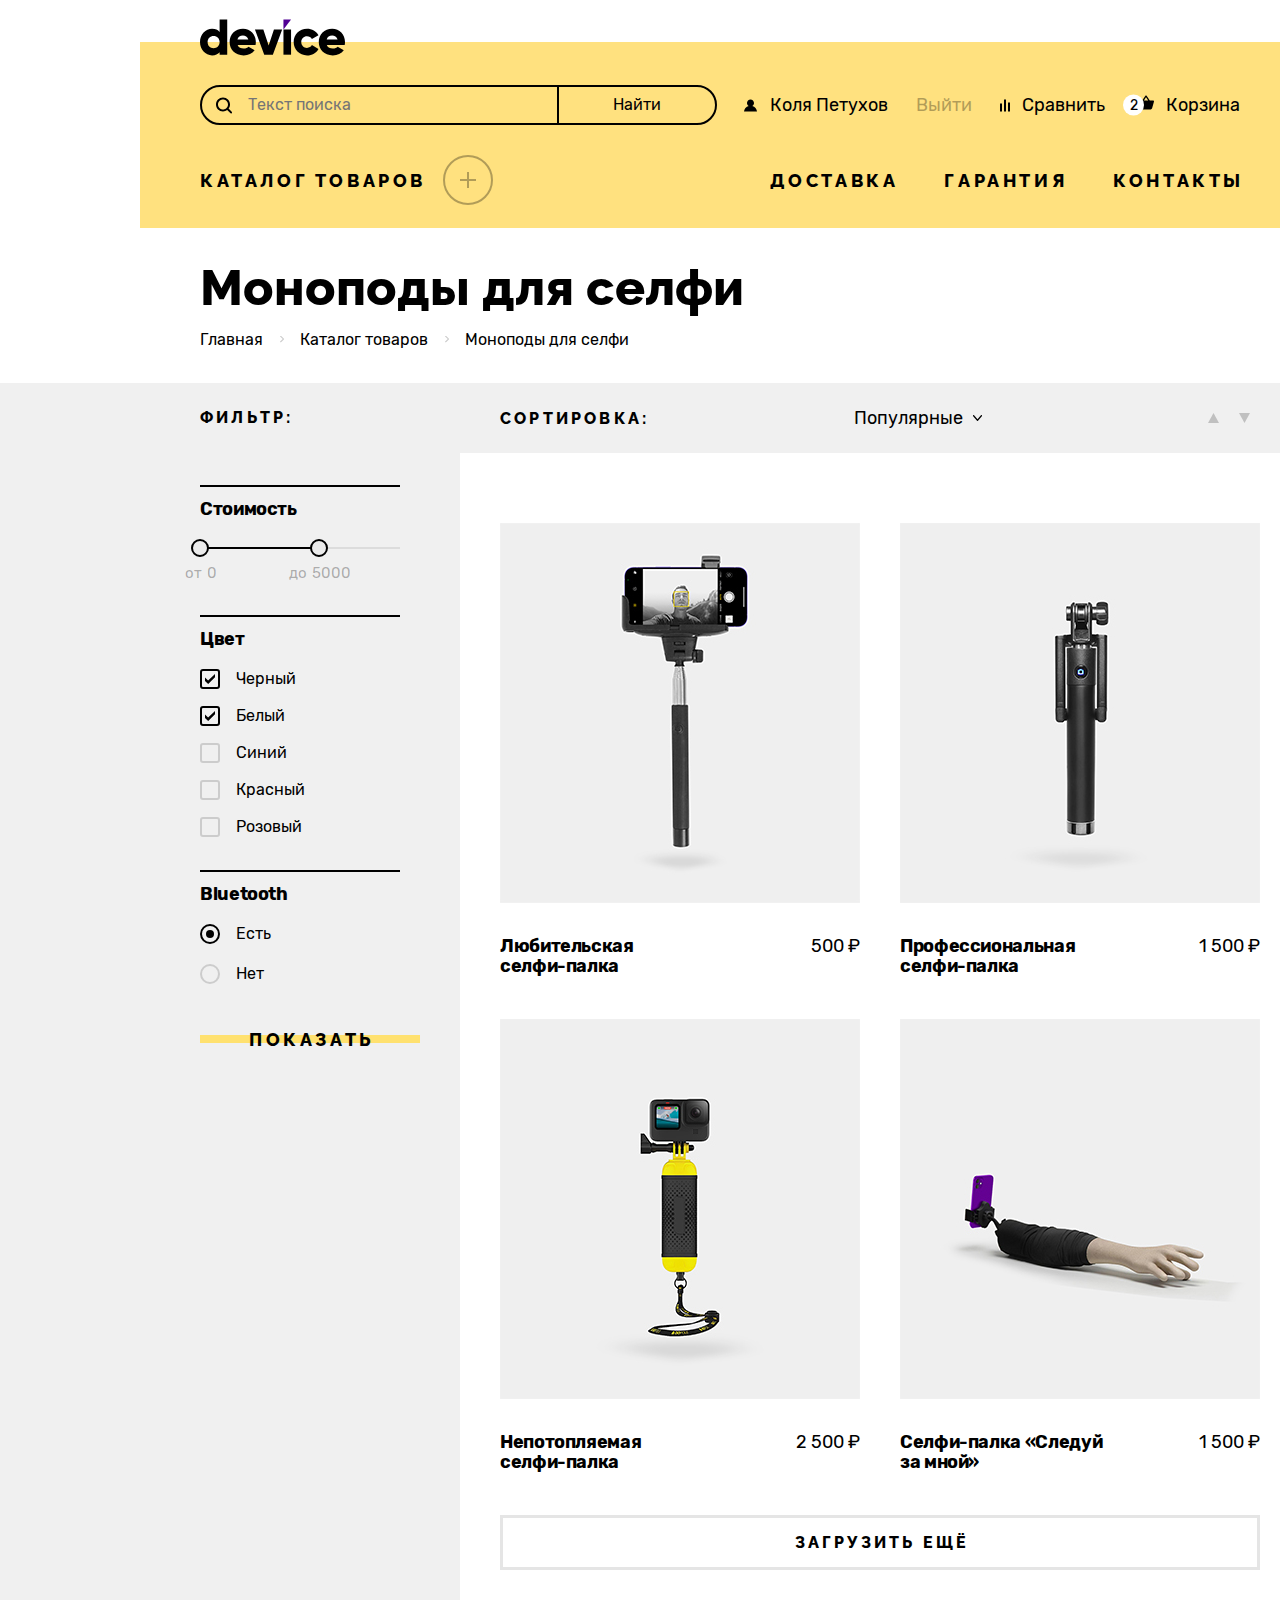
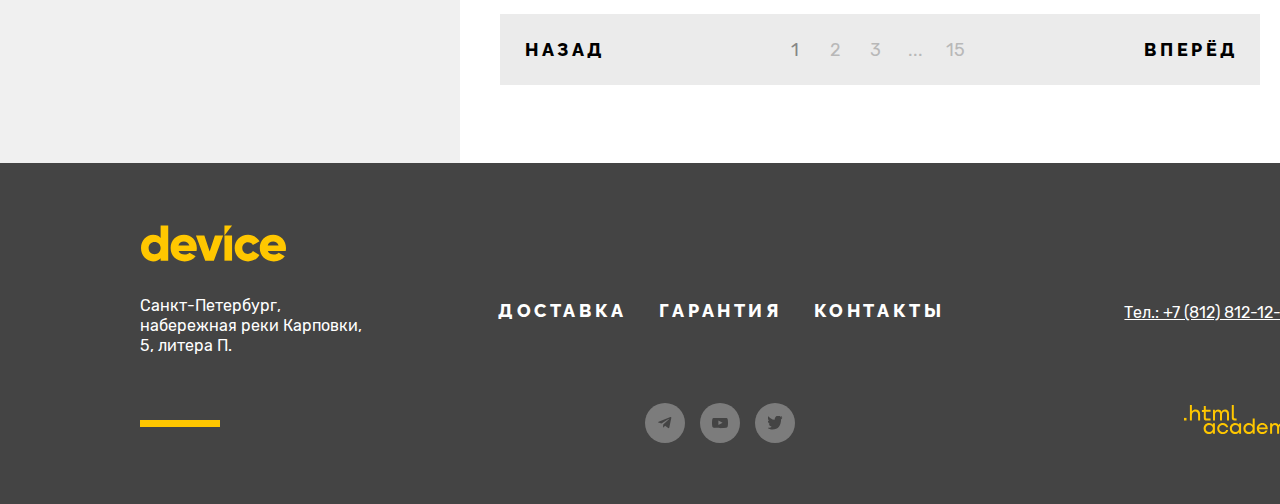
<file: catalog.html>
<!DOCTYPE html>
<html lang="ru">

  <head>
    <meta charset="UTF-8" />
    <meta http-equiv="X-UA-Compatible" content="IE=edge" />
    <meta name="viewport" content="width=device-width, initial-scale=1.0" />
    <meta name="description" content="Всякие девайсы по разумной цене." />
    <title>Интернет-магазин "Девайс"</title>
    <link rel="stylesheet" href="styles/styles.css" />
    <link rel="icon" type="image/x-icon" href="favicon.ico" />
    <link rel="icon" type="image/png" href="images/favicon.png" />
  </head>

  <body>
    <div class="page-wrapper">
      <div class="container page-header-wrapper">
        <header class="page-header catalog-header">
          <a class="header-logo" href="index.html">
            <span class="visually-hidden">Переход на главный сайт.</span>
            <img src="images/svg/logo-header.svg" alt="Логотип сайта Девайс." width="145" height="37" />
          </a>
          <div class="page-header-user-bar">
            <form class="search-form" action="https://echo.htmlacademy.ru/" method="post">
              <label class="visually-hidden" for="header-search">Поиск по сайту.</label>
              <div class="header-search-wrapper">
                <input class="header-search" type="search" name="header-search" id="header-search"
                  placeholder="Текст поиска" />
              </div>
              <button class="button-search" type="submit">Найти</button>
            </form>
            <div class="user-bar-wrapper">
              <div class="auth-link-wrapper">
                <a class="header-link auth-link" href="#">Коля Петухов</a>
              </div>
              <a class="header-link exit-link" href="#">Выйти</a>
              <a class="header-link comparison-link" href="#">Сравнить</a>
              <div class="basket-container">
                <button class="header-link basket-link" type="button">
                  Корзина
                </button>
                <div class="basket-tooltip">
                  <ul class="basket-list">
                    <li class="basket-item">
                      <a class="basket-item-link" href="#">
                        <img class="basket-item-img" src="images/catalog-product-1.jpg" alt="Селфи-палка для любителей."
                          width="39" height="43" />
                        <span class="basket-item-title">
                          Любительская<br />селфи-палка
                        </span>
                      </a>
                      <button class="basket-item-delete" type="button">
                        <span class="visually-hidden">Удалить товар из корзины.</span>
                      </button>
                    </li>
                    <li class="basket-item">
                      <a class="basket-item-link" href="#">
                        <img class="basket-item-img" src="images/catalog-product-2.jpg" alt="Селфи-палка для любителей."
                          width="39" height="43" />
                        <span class="basket-item-title">
                          Профессиональная<br />селфи-палка
                        </span>
                      </a>
                      <button class="basket-item-delete" type="button">
                        <span class="visually-hidden">Удалить товар из корзины.</span>
                      </button>
                    </li>
                  </ul>
                  <div class="basket-summary">
                    <p class="basket-summary-text count">Товаров: 2</p>
                    <p class="basket-summary-text total">Сумма: 2000 ₽</p>
                  </div>
                  <a class="basket-tooltip-link" href="#">Открыть корзину</a>
                </div>
              </div>
            </div>
          </div>
          <nav class="navigation">
            <div class="catalog-sublist-container">
              <button class="catalog-button" type="button">
                Каталог товаров
                <span class="catalog-dropdown"></span>
              </button>
              <div class="popover-menu">
                <ul class="menu-sublist">
                  <li class="menu-sublist-item">
                    <a class="menu-sublist-link" href="#">
                      Виртуальная реальность
                    </a>
                  </li>
                  <li class="menu-sublist-item">
                    <span class="menu-sublist-link is-active">
                      Моноподы для селфи
                    </span>
                  </li>
                  <li class="menu-sublist-item">
                    <a class="menu-sublist-link" href="#"> Экшн-камеры </a>
                  </li>
                </ul>
                <ul class="menu-sublist">
                  <li class="menu-sublist-item">
                    <a class="menu-sublist-link" href="#"> Фитнес-браслеты </a>
                  </li>
                  <li class="menu-sublist-item">
                    <a class="menu-sublist-link" href="#"> Умные часы </a>
                  </li>
                </ul>
                <ul class="menu-sublist">
                  <li class="menu-sublist-item">
                    <a class="menu-sublist-link" href="#"> Квадрокоптеры </a>
                  </li>
                </ul>
              </div>
            </div>
            <div class="navigation-list-wrapper">
              <ul class="navigation-list">
                <li class="navigation-item">
                  <a class="navigation-link" href="#">Доставка</a>
                </li>
                <li class="navigation-item">
                  <a class="navigation-link" href="#">Гарантия</a>
                </li>
                <li class="navigation-item">
                  <a class="navigation-link" href="#">Контакты</a>
                </li>
              </ul>
            </div>
          </nav>
        </header>
      </div>
      <main>
        <section class="container breadcrumbs">
          <h1 class="page-title breadcrumbs-title">Моноподы для селфи</h1>
          <ul class="breadcrumbs-list">
            <li class="breadcrumbs-item">
              <a class="breadcrumbs-link" href="index.html">Главная</a>
            </li>
            <li class="breadcrumbs-item">
              <a class="breadcrumbs-link" href="#">Каталог товаров</a>
            </li>
            <li class="breadcrumbs-item">
              <span class="breadcrumbs-link breadcrumbs-link-current">Моноподы для селфи</span>
            </li>
          </ul>
        </section>
        <div class="main-container">
          <section class="catalog-product container">
            <h2 class="visually-hidden">Список товаров с фильтрами</h2>
            <form class="catalog-filter" action="https://echo.htmlacademy.ru/" method="get">
              <h3 class="catalog-title">Фильтр:</h3>
              <fieldset class="catalog-filter-group">
                <legend class="catalog-subtitle">Стоимость</legend>
                <div class="range">
                  <div class="range-scale">
                    <div class="range-bar" style="left: 0; width: 119px">
                      <button class="range-toggle toggle-min" type="button">
                        <span class="visually-hidden">Изменить минимальную цену.</span>
                      </button>
                      <button class="range-toggle toggle-max" type="button">
                        <span class="visually-hidden">Изменить максимальную цену.</span>
                      </button>
                    </div>
                  </div>
                  <div class="range-wrapper-inputs">
                    <label class="catalog-filter-label range-input-from" style="left: 0">
                      от
                      <input class="range-input" type="number" value="0" name="min-price" />
                    </label>
                    <label class="catalog-filter-label range-input-to" style="left: 119px">
                      до
                      <input class="range-input" type="number" value="5000" name="max-price" />
                    </label>
                  </div>
                </div>
              </fieldset>
              <fieldset class="catalog-filter-group color-filter-group">
                <legend class="catalog-subtitle">Цвет</legend>
                <ul class="catalog-filter-list">
                  <li class="catalog-filter-item">
                    <label class="control">
                      <input class="visually-hidden control-input-checkbox" type="checkbox" name="color" value="black"
                        checked /><span class="control-mark"></span>
                      <span class="control-label">Черный</span>
                    </label>
                  </li>
                  <li class="catalog-filter-item">
                    <label class="control">
                      <input class="visually-hidden control-input-checkbox" type="checkbox" name="color" value="white"
                        checked /><span class="control-mark"></span>
                      <span class="control-label">Белый</span>
                    </label>
                  </li>
                  <li class="catalog-filter-item">
                    <label class="control">
                      <input class="visually-hidden control-input-checkbox" type="checkbox" name="color"
                        value="blue" /><span class="control-mark"></span>
                      <span class="control-label">Синий</span>
                    </label>
                  </li>
                  <li class="catalog-filter-item">
                    <label class="control">
                      <input class="visually-hidden control-input-checkbox" type="checkbox" name="color"
                        value="red" /><span class="control-mark"></span>
                      <span class="control-label">Красный</span>
                    </label>
                  </li>
                  <li class="catalog-filter-item">
                    <label class="control">
                      <input class="visually-hidden control-input-checkbox" type="checkbox" name="color"
                        value="pink" /><span class="control-mark"></span>
                      <span class="control-label">Розовый</span>
                    </label>
                  </li>
                </ul>
              </fieldset>
              <fieldset class="catalog-filter-group filter-group-down">
                <legend class="catalog-subtitle">Bluetooth</legend>
                <ul class="catalog-filter-list">
                  <li class="catalog-filter-item radio-item">
                    <label class="control">
                      <input class="visually-hidden control-input-radio" type="radio" name="bluetooth" value="yes"
                        checked="" /><span class="control-radio"></span>
                      <span class="control-label">Есть</span>
                    </label>
                  </li>
                  <li class="catalog-filter-item radio-item">
                    <label class="control">
                      <input class="visually-hidden control-input-radio" type="radio" name="bluetooth"
                        value="no" /><span class="control-radio"></span>
                      <span class="control-label">Нет</span>
                    </label>
                  </li>
                </ul>
              </fieldset>
              <button class="button-link catalog-filter-button" type="submit">
                Показать
              </button>
            </form>
            <div class="catalog-right-column">
              <div class="sorting-container">
                <span class="catalog-title sorting-title">Сортировка:</span>
                <select class="select-control" aria-label="Сортировка">
                  <option value="popular">Популярные</option>
                  <option value="cheap">Дешевые</option>
                  <option value="expensive">Дорогие</option>
                </select>
                <div class="card-toggle">
                  <a class="card-toggle-sorting card-toggle-up" href="#">
                    <span class="visually-hidden">
                      Показать от меньшего к большему
                    </span>
                  </a>
                  <a class="card-toggle-sorting card-toggle-down" href="#">
                    <span class="visually-hidden">
                      Показать от большего к меньшему
                    </span>
                  </a>
                </div>
              </div>
              <div class="card-product-container">
                <!--Для метки NEW на тег a повесить класс new-product-->
                <ul class="card-product-list">
                  <li class="card-product-item">
                    <a class="card-product-link" href="#">
                      <div class="product-img">
                        <img src="images/catalog-product-1.jpg" alt="Селфи-палка с телефоном." width="360"
                          height="380" />
                        <span class="button-link product-about">Подробнее</span>
                      </div>
                      <div class="product-text-wrapper">
                        <h3 class="product-title">
                          Любительская<br />
                          селфи-палка
                        </h3>
                        <span class="product-price">500 ₽</span>
                      </div>
                    </a>
                  </li>
                  <li class="card-product-item">
                    <a class="card-product-link" href="#">
                      <div class="product-img">
                        <img src="images/catalog-product-2.jpg" alt="Селфи-палка модель A1." width="360" height="380" />
                        <span class="button-link product-about">Подробнее</span>
                      </div>
                      <div class="product-text-wrapper">
                        <h3 class="product-title">
                          Профессиональная селфи-палка
                        </h3>
                        <span class="product-price">1 500 ₽</span>
                      </div>
                    </a>
                  </li>
                  <li class="card-product-item">
                    <a class="card-product-link" href="#">
                      <div class="product-img">
                        <img src="images/catalog-product-3.jpg" alt="Селфи-палка с гидрозащитой." width="360"
                          height="380" />
                        <span class="button-link product-about">Подробнее</span>
                      </div>
                      <div class="product-text-wrapper">
                        <h3 class="product-title">
                          Непотопляемая<br />
                          селфи-палка
                        </h3>
                        <span class="product-price">2 500 ₽</span>
                      </div>
                    </a>
                  </li>
                  <li class="card-product-item">
                    <a class="card-product-link" href="#">
                      <div class="product-img">
                        <img src="images/catalog-product-4.jpg" alt="Криповатая селфи-палка." width="360"
                          height="380" />
                        <span class="button-link product-about">Подробнее</span>
                      </div>
                      <div class="product-text-wrapper">
                        <h3 class="product-title">
                          Селфи-палка &#171;Следуй за&nbsp;мной&#187;
                        </h3>
                        <span class="product-price">1 500 ₽</span>
                      </div>
                    </a>
                  </li>
                </ul>
                <a class="product-button" href="#">Загрузить ещё</a>
                <div class="pagination-container">
                  <a class="pagination-button pagination-button-prev" href="#">Назад</a>
                  <ul class="pagination-list">
                    <li class="pagination-item">
                      <span class="pagination-link is-active">1</span>
                    </li>
                    <li class="pagination-item">
                      <a class="pagination-link" href="#">2</a>
                    </li>
                    <li class="pagination-item">
                      <a class="pagination-link" href="#">3</a>
                    </li>
                    <li class="pagination-item">
                      <span class="pagination-link pagination-link-divider">...</span>
                    </li>
                    <li class="pagination-item">
                      <a class="pagination-link" href="#">15</a>
                    </li>
                  </ul>
                  <a class="pagination-button pagination-button-next" href="#">Вперёд</a>
                </div>
              </div>
            </div>
          </section>
        </div>
      </main>
      <footer class="page-footer">
        <div class="container">
          <a class="footer-logo" href="/index.html">
            <span class="visually-hidden">Переход на главный сайт.</span>
            <svg width="145" height="37" viewBox="0 0 145 37" xmlns="http://www.w3.org/2000/svg">
              <path
                d="M27.2188 0.388916V35.6889H19.6135V33.2889C17.9124 35.1889 15.5107 36.3889 12.1084 36.3889C5.5038 36.3889 0 30.5889 0 23.0889C0 15.5889 5.5038 9.78892 12.1084 9.78892C15.5107 9.78892 18.0124 10.9889 19.6135 12.8889V0.388916H27.2188ZM19.6135 23.0889C19.6135 19.2889 17.1118 16.8889 13.6094 16.8889C10.107 16.8889 7.60524 19.2889 7.60524 23.0889C7.60524 26.8889 10.107 29.2889 13.6094 29.2889C17.1118 29.1889 19.6135 26.8889 19.6135 23.0889Z" />
              <path
                d="M43.7298 29.5888C45.8313 29.5888 47.5325 28.7888 48.5332 27.6888L54.6374 31.1888C52.1356 34.5888 48.4331 36.3888 43.6298 36.3888C35.0238 36.3888 29.6201 30.5888 29.6201 23.0888C29.6201 15.5888 35.0238 9.78882 43.0294 9.78882C50.4345 9.78882 55.8382 15.4888 55.8382 23.0888C55.8382 24.1888 55.7381 25.1888 55.538 26.0888H37.6256C38.6263 28.6888 40.9279 29.5888 43.7298 29.5888ZM48.333 20.4888C47.5325 17.5888 45.2309 16.4888 42.9293 16.4888C40.0273 16.4888 38.126 17.8888 37.4255 20.4888H48.333Z" />
              <path
                d="M82.1563 10.489L72.8499 35.689H64.2439L54.9375 10.489H63.3433L68.647 26.489L73.9506 10.489C73.9506 10.489 82.1563 10.489 82.1563 10.489Z" />
              <path d="M83.458 10.489H91.0633V35.689H83.458V10.489Z" />
              <path
                d="M93.665 23.0888C93.665 15.5888 99.369 9.78882 107.074 9.78882C111.978 9.78882 116.281 12.3888 118.482 16.2888L111.878 20.0888C110.977 18.2888 109.176 17.2888 106.974 17.2888C103.672 17.2888 101.27 19.6888 101.27 23.0888C101.27 26.5888 103.672 28.8888 106.974 28.8888C109.176 28.8888 111.077 27.7888 111.878 26.0888L118.482 29.8888C116.381 33.7888 112.078 36.3888 107.074 36.3888C99.369 36.3888 93.665 30.5888 93.665 23.0888Z" />
              <path
                d="M132.892 29.5888C134.993 29.5888 136.695 28.7888 137.695 27.6888L143.799 31.1888C141.298 34.5888 137.595 36.3888 132.792 36.3888C124.186 36.3888 118.782 30.5888 118.782 23.0888C118.782 15.5888 124.286 9.78882 132.191 9.78882C139.597 9.78882 145 15.4888 145 23.0888C145 24.1888 144.9 25.1888 144.7 26.0888H126.788C127.788 28.6888 130.09 29.5888 132.892 29.5888ZM137.595 20.4888C136.795 17.5888 134.493 16.4888 132.191 16.4888C129.289 16.4888 127.388 17.8888 126.688 20.4888H137.595Z" />
              <path d="M83.458 0.388916V10.4889L91.0633 0.388916H83.458Z" />
            </svg>
          </a>
          <div class="footer-inner">
            <address>
              <p class="contacts-address-text">
                Санкт-Петербург, набережная реки Карповки, 5, литера П.
              </p>
            </address>
            <ul class="navigation-footer">
              <li class="navigation-footer-item">
                <a class="navigation-footer-link" href="#">Доставка</a>
              </li>
              <li class="navigation-footer-item">
                <a class="navigation-footer-link" href="#">Гарантия</a>
              </li>
              <li class="navigation-footer-item">
                <a class="navigation-footer-link" href="#">Контакты</a>
              </li>
            </ul>
            <a class="page-footer-phone" href="tel:+78128121212">Тел.: +7 (812) 812-12-12</a>
            <ul class="footer-social-list">
              <li class="footer-social-item">
                <a class="social-button social-button-tg" href="https://t.me/htmlacademy">
                  <span class="visually-hidden">Телеграм.</span>
                </a>
              </li>
              <li class="footer-social-item">
                <a class="social-button social-button-yt" href="https://www.youtube.com/user/htmlacademyru">
                  <span class="visually-hidden">YouTube.</span>
                </a>
              </li>
              <li class="footer-social-item">
                <a class="social-button social-button-tw" href="https://twitter.com/htmlacademy_ru">
                  <span class="visually-hidden">Twitter.</span>
                </a>
              </li>
            </ul>
            <a class="page-footer-logo" href="https://htmlacademy.ru/">
              <span class="visually-hidden">Переход на сайт HTML академии.</span>
              <svg width="115" height="33" viewBox="0 0 115 33" xmlns="http://www.w3.org/2000/svg">
                <path d="M0 12.9V15.5H2.5V12.9H0Z" />
                <path
                  d="M11.6 4.5C10 4.5 8.8 5.2 8 6.2H7.9V0H5.9V15.5H7.9V10.2C7.9 8.1 9.2 6.6 11.2 6.6C13 6.6 14.1 8 14.1 9.8V15.5H16.1V9.4C16.2 6.4 14.3 4.5 11.6 4.5Z" />
                <path
                  d="M26.6 4.8H21.8V1.1H19.8V4.9H17.9V6.9H19.8V12.9C19.8 14.6 20.8 15.6 22.5 15.6H26.6V13.6H22.9C22.2 13.6 21.8 13.2 21.8 12.5V6.8H26.6V4.8Z" />
                <path
                  d="M41.1 4.6C39.5 4.6 38.2 5.4 37.6 6.7H37.5C36.9 5.5 35.7 4.6 34.1 4.6C32.7 4.6 31.6 5.4 31 6.4H30.9V4.8H29V15.4H31V10C31 8 32 6.5 33.6 6.5C35.1 6.5 36 7.5 36 9.1V15.4H38V9.8C38 7.4 39.4 6.5 40.6 6.5C42.1 6.5 43 7.5 43 9.1V15.4H45V8.9C45.1 6.4 43.6 4.6 41.1 4.6Z" />
                <path
                  d="M47.8 12.7C47.8 14.4 48.8 15.4 50.6 15.4H52.6V13.4H50.9C50.2 13.4 49.8 13 49.8 12.3V0H47.8V12.7Z" />
                <path
                  d="M28.9 19.7C28 18.6 26.7 17.9 25 17.9C21.9 17.9 19.6 20.2 19.6 23.5C19.6 26.8 21.9 29.1 25 29.1C26.8 29.1 28 28.3 28.8 27.2H28.9V28.8H30.9V18.2H28.9V19.7ZM25.3 27.1C23.1 27.1 21.7 25.5 21.7 23.5C21.7 21.5 23.1 19.9 25.3 19.9C27.5 19.9 28.9 21.5 28.9 23.5C28.9 25.4 27.5 27.1 25.3 27.1Z" />
                <path
                  d="M44.2 22C43.7 19.6 41.6 17.9 38.8 17.9C35.4 17.9 33.2 20.4 33.2 23.5C33.2 26.6 35.4 29.1 38.8 29.1C41.6 29.1 43.7 27.3 44.2 24.9H42.1C41.7 26.2 40.4 27.2 38.8 27.2C36.6 27.2 35.2 25.6 35.2 23.6C35.2 21.6 36.6 20 38.8 20C40.4 20 41.6 21 42.1 22.2H44.2V22Z" />
                <path
                  d="M55.1 19.7C54.2 18.6 52.9 17.9 51.2 17.9C48.1 17.9 45.8 20.2 45.8 23.5C45.8 26.8 48.1 29.1 51.2 29.1C53 29.1 54.2 28.3 55 27.2H55.1V28.8H57.1V18.2H55.1V19.7ZM51.5 27.1C49.3 27.1 47.9 25.5 47.9 23.5C47.9 21.5 49.3 19.9 51.5 19.9C53.7 19.9 55.1 21.5 55.1 23.5C55.1 25.4 53.6 27.1 51.5 27.1Z" />
                <path
                  d="M68.7 19.8C67.8 18.7 66.5 17.9 64.8 17.9C61.7 17.9 59.4 20.2 59.4 23.5C59.4 26.8 61.6 29.1 64.8 29.1C66.5 29.1 67.8 28.3 68.6 27.3H68.7V28.8H70.7V13.4H68.7V19.8ZM65.1 27.1C62.9 27.1 61.5 25.5 61.5 23.5C61.5 21.5 62.9 19.9 65.1 19.9C67.3 19.9 68.7 21.5 68.7 23.5C68.6 25.5 67.2 27.1 65.1 27.1Z" />
                <path
                  d="M78.3 17.9C75 17.9 72.8 20.4 72.8 23.5C72.8 26.5 74.9 29.1 78.3 29.1C80.8 29.1 82.8 27.8 83.5 25.5H81.4C80.9 26.5 79.8 27.1 78.4 27.1C76.5 27.1 75.1 25.8 75 24.2H83.8C84 20.6 81.8 17.9 78.3 17.9ZM78.3 19.8C80 19.8 81.3 20.8 81.6 22.4H75.1C75.4 20.9 76.6 19.8 78.3 19.8Z" />
                <path
                  d="M98.2 17.9C96.6 17.9 95.3 18.7 94.6 19.9H94.5C93.9 18.7 92.7 17.9 91.1 17.9C89.7 17.9 88.6 18.6 88 19.7V18.2H86.1V28.8H88.1V23.4C88.1 21.4 89.1 20 90.7 19.9C92.2 19.9 93.1 20.9 93.1 22.5V28.8H95.1V23.2C95.1 20.8 96.5 19.9 97.7 19.9C99.2 19.9 100.1 20.9 100.1 22.5V28.8H102.1V22.3C102.2 19.7 100.7 17.9 98.2 17.9Z" />
                <path
                  d="M109.4 27L105.8 18.1H103.6L108.4 29.7C108.1 30.6 107.7 30.9 106.7 30.9H104.2V32.9H106.7C108.5 32.9 109.5 32.1 110.2 30.3L114.9 18.1H112.8L109.4 27Z" />
              </svg>
            </a>
          </div>
        </div>
      </footer>
    </div>
  </body>

</html>
</file>
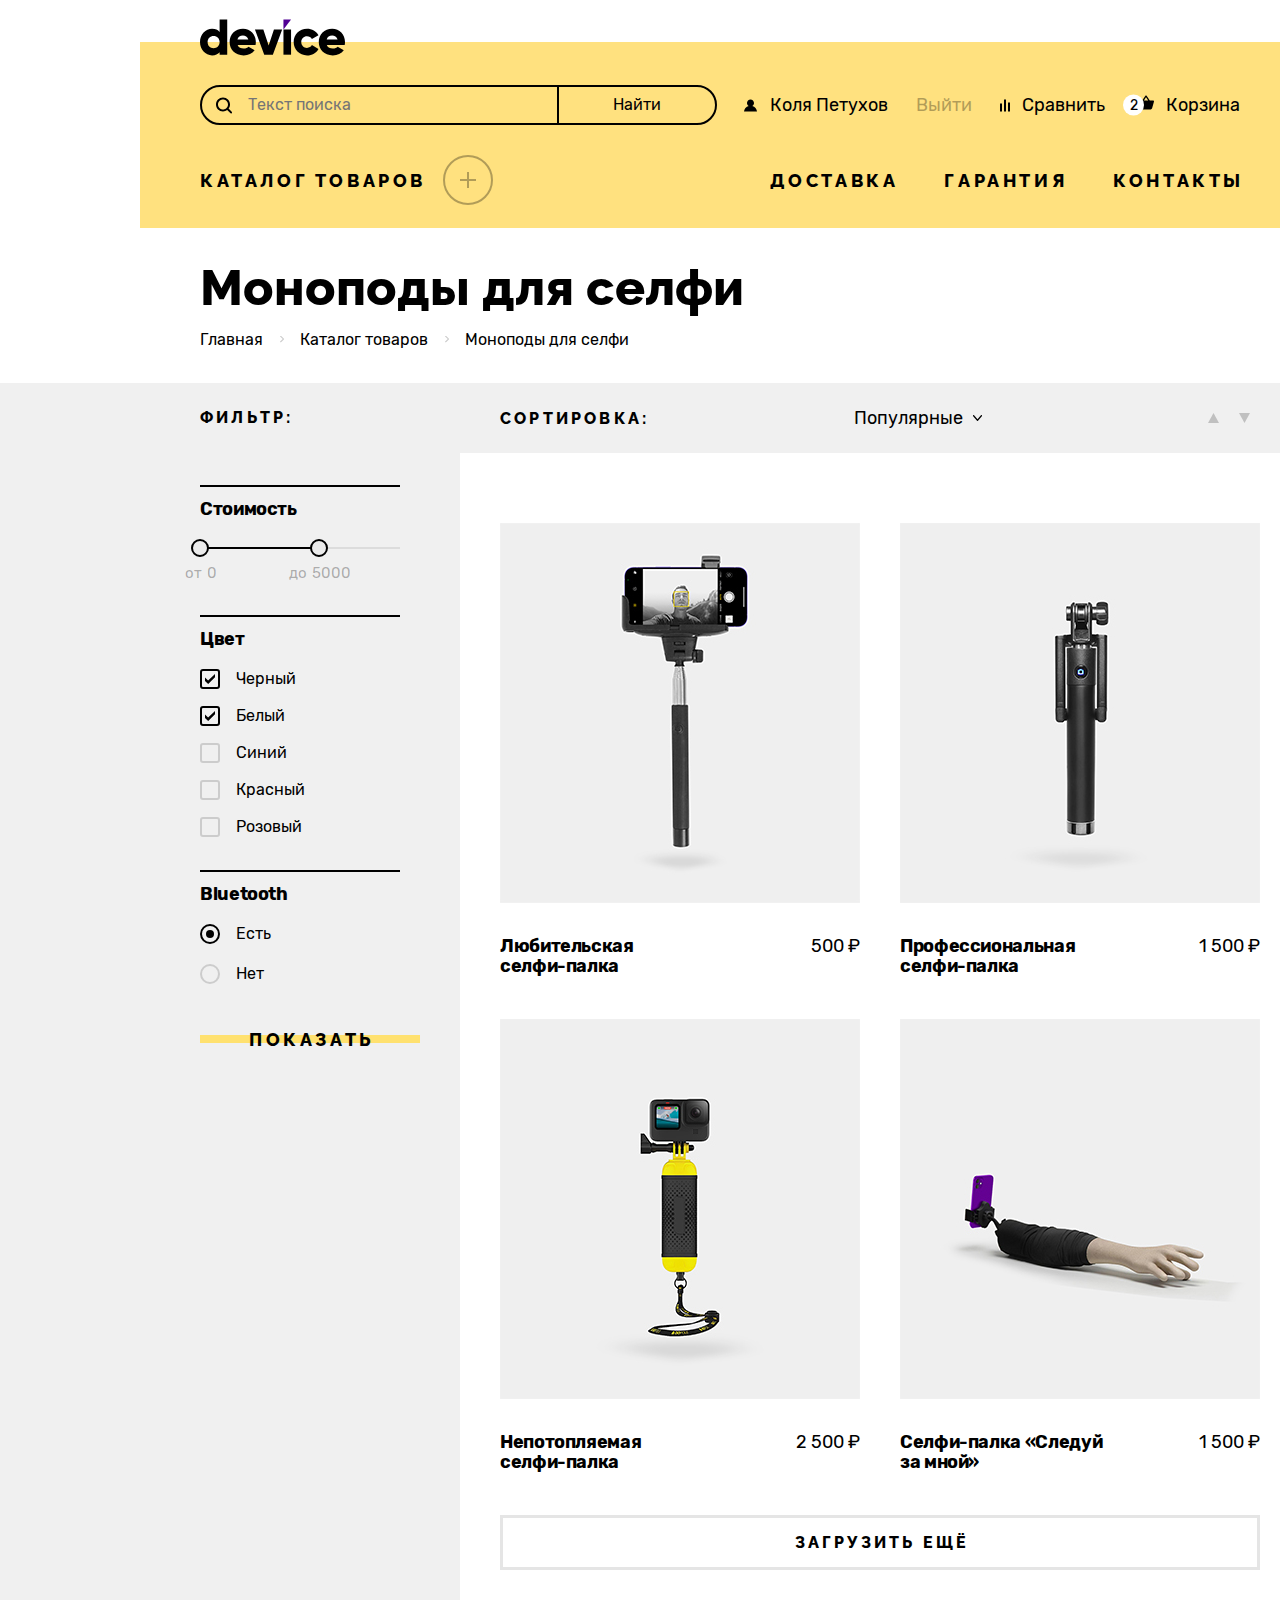
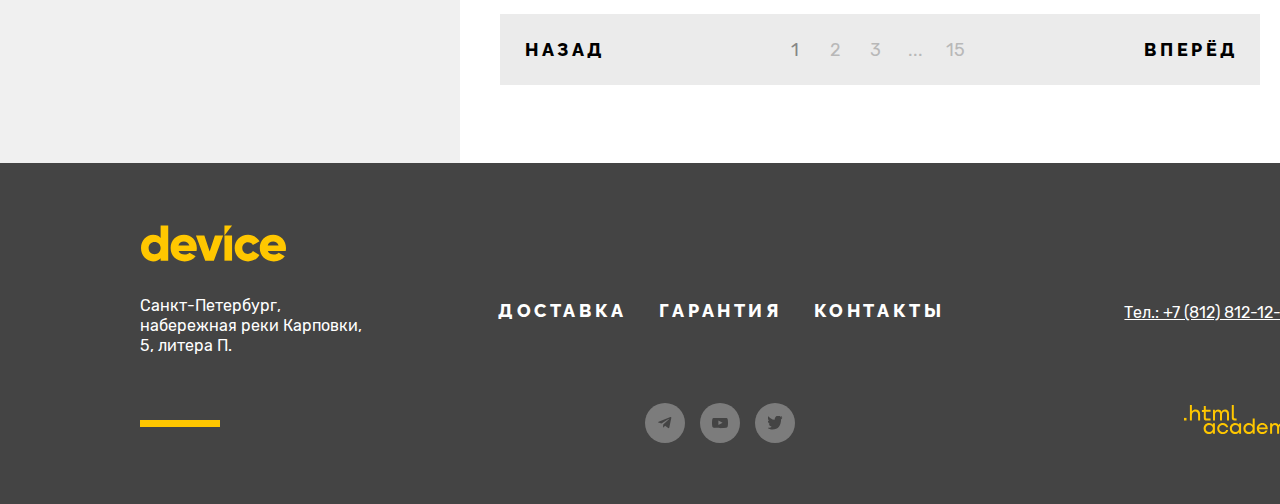
<file: master/catalog.html>
<!DOCTYPE html>
<html lang="ru">

  <head>
    <meta charset="UTF-8" />
    <meta http-equiv="X-UA-Compatible" content="IE=edge" />
    <meta name="viewport" content="width=device-width, initial-scale=1.0" />
    <meta name="description" content="Всякие девайсы по разумной цене." />
    <title>Интернет-магазин "Девайс"</title>
    <link rel="stylesheet" href="styles/styles.css" />
    <link rel="icon" type="image/x-icon" href="favicon.ico" />
    <link rel="icon" type="image/png" href="images/favicon.png" />
    <base href="https://htmlacademy-htmlcss.github.io/2108245-device-34/master/">
</head>

  <body>
    <div class="page-wrapper">
      <div class="container page-header-wrapper">
        <header class="page-header catalog-header">
          <a class="header-logo" href="index.html">
            <span class="visually-hidden">Переход на главный сайт.</span>
            <img src="images/svg/logo-header.svg" alt="Логотип сайта Девайс." width="145" height="37" />
          </a>
          <div class="page-header-user-bar">
            <form class="search-form" action="https://echo.htmlacademy.ru/" method="post">
              <label class="visually-hidden" for="header-search">Поиск по сайту.</label>
              <div class="header-search-wrapper">
                <input class="header-search" type="search" name="header-search" id="header-search"
                  placeholder="Текст поиска" />
              </div>
              <button class="button-search" type="submit">Найти</button>
            </form>
            <div class="user-bar-wrapper">
              <div class="auth-link-wrapper">
                <a class="header-link auth-link" href="#">Коля Петухов</a>
              </div>
              <a class="header-link exit-link" href="#">Выйти</a>
              <a class="header-link comparison-link" href="#">Сравнить</a>
              <div class="basket-container">
                <button class="header-link basket-link" type="button">
                  Корзина
                </button>
                <div class="basket-tooltip">
                  <ul class="basket-list">
                    <li class="basket-item">
                      <a class="basket-item-link" href="#">
                        <img class="basket-item-img" src="images/catalog-product-1.jpg" alt="Селфи-палка для любителей."
                          width="39" height="43" />
                        <span class="basket-item-title">
                          Любительская<br />селфи-палка
                        </span>
                      </a>
                      <button class="basket-item-delete" type="button">
                        <span class="visually-hidden">Удалить товар из корзины.</span>
                      </button>
                    </li>
                    <li class="basket-item">
                      <a class="basket-item-link" href="#">
                        <img class="basket-item-img" src="images/catalog-product-2.jpg" alt="Селфи-палка для любителей."
                          width="39" height="43" />
                        <span class="basket-item-title">
                          Профессиональная<br />селфи-палка
                        </span>
                      </a>
                      <button class="basket-item-delete" type="button">
                        <span class="visually-hidden">Удалить товар из корзины.</span>
                      </button>
                    </li>
                  </ul>
                  <div class="basket-summary">
                    <p class="basket-summary-text count">Товаров: 2</p>
                    <p class="basket-summary-text total">Сумма: 2000 ₽</p>
                  </div>
                  <a class="basket-tooltip-link" href="#">Открыть корзину</a>
                </div>
              </div>
            </div>
          </div>
          <nav class="navigation">
            <div class="catalog-sublist-container">
              <button class="catalog-button" type="button">
                Каталог товаров
                <span class="catalog-dropdown"></span>
              </button>
              <div class="popover-menu">
                <ul class="menu-sublist">
                  <li class="menu-sublist-item">
                    <a class="menu-sublist-link" href="#">
                      Виртуальная реальность
                    </a>
                  </li>
                  <li class="menu-sublist-item">
                    <span class="menu-sublist-link is-active">
                      Моноподы для селфи
                    </span>
                  </li>
                  <li class="menu-sublist-item">
                    <a class="menu-sublist-link" href="#"> Экшн-камеры </a>
                  </li>
                </ul>
                <ul class="menu-sublist">
                  <li class="menu-sublist-item">
                    <a class="menu-sublist-link" href="#"> Фитнес-браслеты </a>
                  </li>
                  <li class="menu-sublist-item">
                    <a class="menu-sublist-link" href="#"> Умные часы </a>
                  </li>
                </ul>
                <ul class="menu-sublist">
                  <li class="menu-sublist-item">
                    <a class="menu-sublist-link" href="#"> Квадрокоптеры </a>
                  </li>
                </ul>
              </div>
            </div>
            <div class="navigation-list-wrapper">
              <ul class="navigation-list">
                <li class="navigation-item">
                  <a class="navigation-link" href="#">Доставка</a>
                </li>
                <li class="navigation-item">
                  <a class="navigation-link" href="#">Гарантия</a>
                </li>
                <li class="navigation-item">
                  <a class="navigation-link" href="#">Контакты</a>
                </li>
              </ul>
            </div>
          </nav>
        </header>
      </div>
      <main>
        <section class="container breadcrumbs">
          <h1 class="page-title breadcrumbs-title">Моноподы для селфи</h1>
          <ul class="breadcrumbs-list">
            <li class="breadcrumbs-item">
              <a class="breadcrumbs-link" href="index.html">Главная</a>
            </li>
            <li class="breadcrumbs-item">
              <a class="breadcrumbs-link" href="#">Каталог товаров</a>
            </li>
            <li class="breadcrumbs-item">
              <span class="breadcrumbs-link breadcrumbs-link-current">Моноподы для селфи</span>
            </li>
          </ul>
        </section>
        <div class="main-container">
          <section class="catalog-product container">
            <h2 class="visually-hidden">Список товаров с фильтрами</h2>
            <form class="catalog-filter" action="https://echo.htmlacademy.ru/" method="get">
              <h3 class="catalog-title">Фильтр:</h3>
              <fieldset class="catalog-filter-group">
                <legend class="catalog-subtitle">Стоимость</legend>
                <div class="range">
                  <div class="range-scale">
                    <div class="range-bar" style="left: 0; width: 119px">
                      <button class="range-toggle toggle-min" type="button">
                        <span class="visually-hidden">Изменить минимальную цену.</span>
                      </button>
                      <button class="range-toggle toggle-max" type="button">
                        <span class="visually-hidden">Изменить максимальную цену.</span>
                      </button>
                    </div>
                  </div>
                  <div class="range-wrapper-inputs">
                    <label class="catalog-filter-label range-input-from" style="left: 0">
                      от
                      <input class="range-input" type="number" value="0" name="min-price" />
                    </label>
                    <label class="catalog-filter-label range-input-to" style="left: 119px">
                      до
                      <input class="range-input" type="number" value="5000" name="max-price" />
                    </label>
                  </div>
                </div>
              </fieldset>
              <fieldset class="catalog-filter-group color-filter-group">
                <legend class="catalog-subtitle">Цвет</legend>
                <ul class="catalog-filter-list">
                  <li class="catalog-filter-item">
                    <label class="control">
                      <input class="visually-hidden control-input-checkbox" type="checkbox" name="color" value="black"
                        checked /><span class="control-mark"></span>
                      <span class="control-label">Черный</span>
                    </label>
                  </li>
                  <li class="catalog-filter-item">
                    <label class="control">
                      <input class="visually-hidden control-input-checkbox" type="checkbox" name="color" value="white"
                        checked /><span class="control-mark"></span>
                      <span class="control-label">Белый</span>
                    </label>
                  </li>
                  <li class="catalog-filter-item">
                    <label class="control">
                      <input class="visually-hidden control-input-checkbox" type="checkbox" name="color"
                        value="blue" /><span class="control-mark"></span>
                      <span class="control-label">Синий</span>
                    </label>
                  </li>
                  <li class="catalog-filter-item">
                    <label class="control">
                      <input class="visually-hidden control-input-checkbox" type="checkbox" name="color"
                        value="red" /><span class="control-mark"></span>
                      <span class="control-label">Красный</span>
                    </label>
                  </li>
                  <li class="catalog-filter-item">
                    <label class="control">
                      <input class="visually-hidden control-input-checkbox" type="checkbox" name="color"
                        value="pink" /><span class="control-mark"></span>
                      <span class="control-label">Розовый</span>
                    </label>
                  </li>
                </ul>
              </fieldset>
              <fieldset class="catalog-filter-group filter-group-down">
                <legend class="catalog-subtitle">Bluetooth</legend>
                <ul class="catalog-filter-list">
                  <li class="catalog-filter-item radio-item">
                    <label class="control">
                      <input class="visually-hidden control-input-radio" type="radio" name="bluetooth" value="yes"
                        checked="" /><span class="control-radio"></span>
                      <span class="control-label">Есть</span>
                    </label>
                  </li>
                  <li class="catalog-filter-item radio-item">
                    <label class="control">
                      <input class="visually-hidden control-input-radio" type="radio" name="bluetooth"
                        value="no" /><span class="control-radio"></span>
                      <span class="control-label">Нет</span>
                    </label>
                  </li>
                </ul>
              </fieldset>
              <button class="button-link catalog-filter-button" type="submit">
                Показать
              </button>
            </form>
            <div class="catalog-right-column">
              <div class="sorting-container">
                <span class="catalog-title sorting-title">Сортировка:</span>
                <select class="select-control" aria-label="Сортировка">
                  <option value="popular">Популярные</option>
                  <option value="cheap">Дешевые</option>
                  <option value="expensive">Дорогие</option>
                </select>
                <div class="card-toggle">
                  <a class="card-toggle-sorting card-toggle-up" href="#">
                    <span class="visually-hidden">
                      Показать от меньшего к большему
                    </span>
                  </a>
                  <a class="card-toggle-sorting card-toggle-down" href="#">
                    <span class="visually-hidden">
                      Показать от большего к меньшему
                    </span>
                  </a>
                </div>
              </div>
              <div class="card-product-container">
                <!--Для метки NEW на тег a повесить класс new-product-->
                <ul class="card-product-list">
                  <li class="card-product-item">
                    <a class="card-product-link" href="#">
                      <div class="product-img">
                        <img src="images/catalog-product-1.jpg" alt="Селфи-палка с телефоном." width="360"
                          height="380" />
                        <span class="button-link product-about">Подробнее</span>
                      </div>
                      <div class="product-text-wrapper">
                        <h3 class="product-title">
                          Любительская<br />
                          селфи-палка
                        </h3>
                        <span class="product-price">500 ₽</span>
                      </div>
                    </a>
                  </li>
                  <li class="card-product-item">
                    <a class="card-product-link" href="#">
                      <div class="product-img">
                        <img src="images/catalog-product-2.jpg" alt="Селфи-палка модель A1." width="360" height="380" />
                        <span class="button-link product-about">Подробнее</span>
                      </div>
                      <div class="product-text-wrapper">
                        <h3 class="product-title">
                          Профессиональная селфи-палка
                        </h3>
                        <span class="product-price">1 500 ₽</span>
                      </div>
                    </a>
                  </li>
                  <li class="card-product-item">
                    <a class="card-product-link" href="#">
                      <div class="product-img">
                        <img src="images/catalog-product-3.jpg" alt="Селфи-палка с гидрозащитой." width="360"
                          height="380" />
                        <span class="button-link product-about">Подробнее</span>
                      </div>
                      <div class="product-text-wrapper">
                        <h3 class="product-title">
                          Непотопляемая<br />
                          селфи-палка
                        </h3>
                        <span class="product-price">2 500 ₽</span>
                      </div>
                    </a>
                  </li>
                  <li class="card-product-item">
                    <a class="card-product-link" href="#">
                      <div class="product-img">
                        <img src="images/catalog-product-4.jpg" alt="Криповатая селфи-палка." width="360"
                          height="380" />
                        <span class="button-link product-about">Подробнее</span>
                      </div>
                      <div class="product-text-wrapper">
                        <h3 class="product-title">
                          Селфи-палка &#171;Следуй за&nbsp;мной&#187;
                        </h3>
                        <span class="product-price">1 500 ₽</span>
                      </div>
                    </a>
                  </li>
                </ul>
                <a class="product-button" href="#">Загрузить ещё</a>
                <div class="pagination-container">
                  <a class="pagination-button pagination-button-prev" href="#">Назад</a>
                  <ul class="pagination-list">
                    <li class="pagination-item">
                      <span class="pagination-link is-active">1</span>
                    </li>
                    <li class="pagination-item">
                      <a class="pagination-link" href="#">2</a>
                    </li>
                    <li class="pagination-item">
                      <a class="pagination-link" href="#">3</a>
                    </li>
                    <li class="pagination-item">
                      <span class="pagination-link pagination-link-divider">...</span>
                    </li>
                    <li class="pagination-item">
                      <a class="pagination-link" href="#">15</a>
                    </li>
                  </ul>
                  <a class="pagination-button pagination-button-next" href="#">Вперёд</a>
                </div>
              </div>
            </div>
          </section>
        </div>
      </main>
      <footer class="page-footer">
        <div class="container">
          <a class="footer-logo" href="/index.html">
            <span class="visually-hidden">Переход на главный сайт.</span>
            <svg width="145" height="37" viewBox="0 0 145 37" xmlns="http://www.w3.org/2000/svg">
              <path
                d="M27.2188 0.388916V35.6889H19.6135V33.2889C17.9124 35.1889 15.5107 36.3889 12.1084 36.3889C5.5038 36.3889 0 30.5889 0 23.0889C0 15.5889 5.5038 9.78892 12.1084 9.78892C15.5107 9.78892 18.0124 10.9889 19.6135 12.8889V0.388916H27.2188ZM19.6135 23.0889C19.6135 19.2889 17.1118 16.8889 13.6094 16.8889C10.107 16.8889 7.60524 19.2889 7.60524 23.0889C7.60524 26.8889 10.107 29.2889 13.6094 29.2889C17.1118 29.1889 19.6135 26.8889 19.6135 23.0889Z" />
              <path
                d="M43.7298 29.5888C45.8313 29.5888 47.5325 28.7888 48.5332 27.6888L54.6374 31.1888C52.1356 34.5888 48.4331 36.3888 43.6298 36.3888C35.0238 36.3888 29.6201 30.5888 29.6201 23.0888C29.6201 15.5888 35.0238 9.78882 43.0294 9.78882C50.4345 9.78882 55.8382 15.4888 55.8382 23.0888C55.8382 24.1888 55.7381 25.1888 55.538 26.0888H37.6256C38.6263 28.6888 40.9279 29.5888 43.7298 29.5888ZM48.333 20.4888C47.5325 17.5888 45.2309 16.4888 42.9293 16.4888C40.0273 16.4888 38.126 17.8888 37.4255 20.4888H48.333Z" />
              <path
                d="M82.1563 10.489L72.8499 35.689H64.2439L54.9375 10.489H63.3433L68.647 26.489L73.9506 10.489C73.9506 10.489 82.1563 10.489 82.1563 10.489Z" />
              <path d="M83.458 10.489H91.0633V35.689H83.458V10.489Z" />
              <path
                d="M93.665 23.0888C93.665 15.5888 99.369 9.78882 107.074 9.78882C111.978 9.78882 116.281 12.3888 118.482 16.2888L111.878 20.0888C110.977 18.2888 109.176 17.2888 106.974 17.2888C103.672 17.2888 101.27 19.6888 101.27 23.0888C101.27 26.5888 103.672 28.8888 106.974 28.8888C109.176 28.8888 111.077 27.7888 111.878 26.0888L118.482 29.8888C116.381 33.7888 112.078 36.3888 107.074 36.3888C99.369 36.3888 93.665 30.5888 93.665 23.0888Z" />
              <path
                d="M132.892 29.5888C134.993 29.5888 136.695 28.7888 137.695 27.6888L143.799 31.1888C141.298 34.5888 137.595 36.3888 132.792 36.3888C124.186 36.3888 118.782 30.5888 118.782 23.0888C118.782 15.5888 124.286 9.78882 132.191 9.78882C139.597 9.78882 145 15.4888 145 23.0888C145 24.1888 144.9 25.1888 144.7 26.0888H126.788C127.788 28.6888 130.09 29.5888 132.892 29.5888ZM137.595 20.4888C136.795 17.5888 134.493 16.4888 132.191 16.4888C129.289 16.4888 127.388 17.8888 126.688 20.4888H137.595Z" />
              <path d="M83.458 0.388916V10.4889L91.0633 0.388916H83.458Z" />
            </svg>
          </a>
          <div class="footer-inner">
            <address>
              <p class="contacts-address-text">
                Санкт-Петербург, набережная реки Карповки, 5, литера П.
              </p>
            </address>
            <ul class="navigation-footer">
              <li class="navigation-footer-item">
                <a class="navigation-footer-link" href="#">Доставка</a>
              </li>
              <li class="navigation-footer-item">
                <a class="navigation-footer-link" href="#">Гарантия</a>
              </li>
              <li class="navigation-footer-item">
                <a class="navigation-footer-link" href="#">Контакты</a>
              </li>
            </ul>
            <a class="page-footer-phone" href="tel:+78128121212">Тел.: +7 (812) 812-12-12</a>
            <ul class="footer-social-list">
              <li class="footer-social-item">
                <a class="social-button social-button-tg" href="https://t.me/htmlacademy">
                  <span class="visually-hidden">Телеграм.</span>
                </a>
              </li>
              <li class="footer-social-item">
                <a class="social-button social-button-yt" href="https://www.youtube.com/user/htmlacademyru">
                  <span class="visually-hidden">YouTube.</span>
                </a>
              </li>
              <li class="footer-social-item">
                <a class="social-button social-button-tw" href="https://twitter.com/htmlacademy_ru">
                  <span class="visually-hidden">Twitter.</span>
                </a>
              </li>
            </ul>
            <a class="page-footer-logo" href="https://htmlacademy.ru/">
              <span class="visually-hidden">Переход на сайт HTML академии.</span>
              <svg width="115" height="33" viewBox="0 0 115 33" xmlns="http://www.w3.org/2000/svg">
                <path d="M0 12.9V15.5H2.5V12.9H0Z" />
                <path
                  d="M11.6 4.5C10 4.5 8.8 5.2 8 6.2H7.9V0H5.9V15.5H7.9V10.2C7.9 8.1 9.2 6.6 11.2 6.6C13 6.6 14.1 8 14.1 9.8V15.5H16.1V9.4C16.2 6.4 14.3 4.5 11.6 4.5Z" />
                <path
                  d="M26.6 4.8H21.8V1.1H19.8V4.9H17.9V6.9H19.8V12.9C19.8 14.6 20.8 15.6 22.5 15.6H26.6V13.6H22.9C22.2 13.6 21.8 13.2 21.8 12.5V6.8H26.6V4.8Z" />
                <path
                  d="M41.1 4.6C39.5 4.6 38.2 5.4 37.6 6.7H37.5C36.9 5.5 35.7 4.6 34.1 4.6C32.7 4.6 31.6 5.4 31 6.4H30.9V4.8H29V15.4H31V10C31 8 32 6.5 33.6 6.5C35.1 6.5 36 7.5 36 9.1V15.4H38V9.8C38 7.4 39.4 6.5 40.6 6.5C42.1 6.5 43 7.5 43 9.1V15.4H45V8.9C45.1 6.4 43.6 4.6 41.1 4.6Z" />
                <path
                  d="M47.8 12.7C47.8 14.4 48.8 15.4 50.6 15.4H52.6V13.4H50.9C50.2 13.4 49.8 13 49.8 12.3V0H47.8V12.7Z" />
                <path
                  d="M28.9 19.7C28 18.6 26.7 17.9 25 17.9C21.9 17.9 19.6 20.2 19.6 23.5C19.6 26.8 21.9 29.1 25 29.1C26.8 29.1 28 28.3 28.8 27.2H28.9V28.8H30.9V18.2H28.9V19.7ZM25.3 27.1C23.1 27.1 21.7 25.5 21.7 23.5C21.7 21.5 23.1 19.9 25.3 19.9C27.5 19.9 28.9 21.5 28.9 23.5C28.9 25.4 27.5 27.1 25.3 27.1Z" />
                <path
                  d="M44.2 22C43.7 19.6 41.6 17.9 38.8 17.9C35.4 17.9 33.2 20.4 33.2 23.5C33.2 26.6 35.4 29.1 38.8 29.1C41.6 29.1 43.7 27.3 44.2 24.9H42.1C41.7 26.2 40.4 27.2 38.8 27.2C36.6 27.2 35.2 25.6 35.2 23.6C35.2 21.6 36.6 20 38.8 20C40.4 20 41.6 21 42.1 22.2H44.2V22Z" />
                <path
                  d="M55.1 19.7C54.2 18.6 52.9 17.9 51.2 17.9C48.1 17.9 45.8 20.2 45.8 23.5C45.8 26.8 48.1 29.1 51.2 29.1C53 29.1 54.2 28.3 55 27.2H55.1V28.8H57.1V18.2H55.1V19.7ZM51.5 27.1C49.3 27.1 47.9 25.5 47.9 23.5C47.9 21.5 49.3 19.9 51.5 19.9C53.7 19.9 55.1 21.5 55.1 23.5C55.1 25.4 53.6 27.1 51.5 27.1Z" />
                <path
                  d="M68.7 19.8C67.8 18.7 66.5 17.9 64.8 17.9C61.7 17.9 59.4 20.2 59.4 23.5C59.4 26.8 61.6 29.1 64.8 29.1C66.5 29.1 67.8 28.3 68.6 27.3H68.7V28.8H70.7V13.4H68.7V19.8ZM65.1 27.1C62.9 27.1 61.5 25.5 61.5 23.5C61.5 21.5 62.9 19.9 65.1 19.9C67.3 19.9 68.7 21.5 68.7 23.5C68.6 25.5 67.2 27.1 65.1 27.1Z" />
                <path
                  d="M78.3 17.9C75 17.9 72.8 20.4 72.8 23.5C72.8 26.5 74.9 29.1 78.3 29.1C80.8 29.1 82.8 27.8 83.5 25.5H81.4C80.9 26.5 79.8 27.1 78.4 27.1C76.5 27.1 75.1 25.8 75 24.2H83.8C84 20.6 81.8 17.9 78.3 17.9ZM78.3 19.8C80 19.8 81.3 20.8 81.6 22.4H75.1C75.4 20.9 76.6 19.8 78.3 19.8Z" />
                <path
                  d="M98.2 17.9C96.6 17.9 95.3 18.7 94.6 19.9H94.5C93.9 18.7 92.7 17.9 91.1 17.9C89.7 17.9 88.6 18.6 88 19.7V18.2H86.1V28.8H88.1V23.4C88.1 21.4 89.1 20 90.7 19.9C92.2 19.9 93.1 20.9 93.1 22.5V28.8H95.1V23.2C95.1 20.8 96.5 19.9 97.7 19.9C99.2 19.9 100.1 20.9 100.1 22.5V28.8H102.1V22.3C102.2 19.7 100.7 17.9 98.2 17.9Z" />
                <path
                  d="M109.4 27L105.8 18.1H103.6L108.4 29.7C108.1 30.6 107.7 30.9 106.7 30.9H104.2V32.9H106.7C108.5 32.9 109.5 32.1 110.2 30.3L114.9 18.1H112.8L109.4 27Z" />
              </svg>
            </a>
          </div>
        </div>
      </footer>
    </div>
  </body>

</html>
</file>
<file: styles/styles.css>
/*Шрифты*/

@font-face {
  font-family: "Rubik";
  font-style: normal;
  font-weight: 400;
  src: url("../fonts/rubik/rubik-400.woff2") format("woff2");
  font-display: swap;
}

@font-face {
  font-family: "Rubik";
  font-style: normal;
  font-weight: 700;
  src: url("../fonts/rubik/rubik-700.woff2") format("woff2");
  font-display: swap;
}

@font-face {
  font-family: "Raleway";
  font-style: normal;
  font-weight: 800;
  src: url("../fonts/raleway/raleway-800.woff2") format("woff2");
  font-display: swap;
}

/*Общие стили*/

html {
  height: 100%;
}

body {
  margin: 0;
  display: flex;
  min-height: 100%;
  min-width: 1440px;
  color: #444444;
  font-family: "Rubik", "Arial", sans-serif;
  font-weight: 400;
  font-size: 18px;
  line-height: 30px;
  background-color: #ffffff;
}

.visually-hidden {
  position: absolute;
  width: 1px;
  height: 1px;
  margin: -1px;
  padding: 0;
  overflow: hidden;
  white-space: nowrap;
  border: 0;
  clip: rect(0 0 0 0);
  clip-path: inset(100%);
}

*,
*::before,
*::after {
  box-sizing: border-box;
}

img {
  max-width: 100%;
  object-fit: contain;
}

.page-wrapper {
  display: flex;
  flex-direction: column;
  width: 100%;
  margin: 0 auto;
  background-color: #ffffff;
}

.container {
  width: 1240px;
  margin: 0 auto;
  padding: 0 40px;
}

/*Заголовки*/

.page-title {
  font-family: "Raleway", "Arial", sans-serif;
  font-size: 50px;
  font-weight: 800;
  line-height: 50px;
  color: #000000;
  margin: 0;
}

/*Кнопки*/

.button-link {
  display: inline-block;
  border: none;
  padding: 10px 9px 9px 13px;
  text-decoration: none;
  color: #000000;
  text-align: center;
  font-family: "Raleway", "Arial", sans-serif;
  font-size: 18px;
  font-weight: 800;
  line-height: 21px;
  letter-spacing: 0.2em;
  text-transform: uppercase;
  background-image: linear-gradient(
    rgba(255, 255, 255, 0) 40%,
    #ffe16f 40%,
    #ffe16f 60%,
    rgba(255, 255, 255, 0) 60%,
    rgba(255, 255, 255, 0) 100%
  );
  background-position: center;
  background-size: 100% 100%;
  background-color: transparent;
  cursor: pointer;
  transition: background-size 0.2s ease;
}

.button-link:hover {
  background-size: 100% 500%;
}

.button-link:active {
  background-color: #ffcc33;
  background-image: none;
}

.button-link:focus {
  outline: 2px solid #af4fff;
}

/**index**/
/*header*/

.page-header {
  padding: 19px 60px 22px 60px;
  background-image: linear-gradient(transparent 40px, #ffe17f 40px);
  position: relative;
}

.header-logo {
  display: inline-block;
  margin-bottom: 20px;
  transition: opacity 0.3s;
}

.header-logo:hover {
  opacity: 0.6;
  transition: opacity 0.3s;
}

.header-logo:active {
  opacity: 0.3;
  transition: opacity 0.3s;
}

.header-logo:focus {
  outline-offset: 2px;
  outline: 2px solid #af4fff;
}

.page-header-user-bar {
  display: flex;
  flex-wrap: wrap;
  margin-bottom: 30px;
  justify-content: space-between;
}

.search-form {
  display: flex;
  align-items: flex-start;
  width: 517px;
}

.header-search {
  width: 100%;
  padding: 8px 20px 8px 46px;
  font: inherit;
  font-size: 16px;
  line-height: 20px;
  color: #000000;
  background-color: transparent;
  border: 2px solid #000000;
  border-radius: 50px 0 0 50px;
  background-image: url("../images/svg/header-search.svg");
  background-repeat: no-repeat;
  background-position: 14px;
}

.header-search:focus {
  outline: none;
}

.header-search:active {
  color: #000000;
}

.header-search-wrapper {
  display: flex;
  max-width: 359px;
  flex-grow: 1;
}

.header-search-wrapper:focus-within {
  outline: 2px solid #af4fff;
  outline-offset: 2px;
}

.header-search:disabled {
  opacity: 0.3;
}

.button-search {
  min-width: 160px;
  max-width: 305px;
  padding: 8px;
  text-align: center;
  font: inherit;
  font-size: 16px;
  line-height: 20px;
  color: #000000;
  background-color: transparent;
  border: 2px solid #000000;
  border-radius: 0 50px 50px 0;
  cursor: pointer;
  outline: none;
  position: relative;
  margin-left: -2px;
}

.button-search:hover {
  background-color: #000000;
  color: #ffffff;
}

.button-search:active {
  color: rgba(255, 255, 255, 0.3);
  background-color: #000000;
}

.button-search:disabled {
  pointer-events: none;
  opacity: 0.3;
}

.button-search:focus::after {
  content: "";
  position: absolute;
  top: 0;
  bottom: 0;
  left: 0;
  right: 0;
  outline: 2px solid #af4fff;
  outline-offset: 4px;
}

.user-bar-wrapper {
  display: flex;
  flex-wrap: wrap;
  min-width: 497px;
  max-width: 503px;
}

.header-link {
  text-decoration: none;
  color: #000000;
  margin: auto 0 auto 18px;
  border: none;
  font: inherit;
  background-color: transparent;
}

.header-link:nth-child(4n + 1) {
  margin-left: 0;
}

.header-link:hover,
.navigation-link:hover,
.menu-sublist-link:hover {
  opacity: 0.6;
}

.header-link:active,
.navigation-link:active,
.menu-sublist-link:active {
  opacity: 0.3;
}

.header-link:focus,
.navigation-link:focus,
.menu-sublist-link:focus {
  outline: 2px solid #af4fff;
  outline-offset: 2px;
}

.auth-link-wrapper {
  display: flex;
  flex-grow: 1;
}

.auth-link {
  align-self: center;
  padding-left: 27px;
  background-image: url("../images/svg/header-authentication.svg");
  background-repeat: no-repeat;
  background-position: 1px;
}

.exit-link {
  opacity: 0.3;
  flex-grow: 1;
}

.comparison-link {
  padding-left: 22px;
  background-image: url("../images/svg/header-comparasing.svg");
  background-repeat: no-repeat;
  background-position: 0;
  grid-column-start: 3;
}

.basket-container {
  display: flex;
  margin-left: 18px;
  align-items: center;
  position: relative;
}

.basket-link {
  padding: 0;
  padding-left: 43px;
  background-image: url("../images/svg/header-basket.svg");
  background-repeat: no-repeat;
  background-position: 15px 36%;
  position: relative;
  cursor: pointer;
}

.basket-link::before {
  content: "2";
  position: absolute;
  width: 21px;
  height: 21px;
  font-size: 14px;
  line-height: 16px;
  border-radius: 50%;
  background-color: #ffffff;
  text-align: center;
  padding: 3px 0 4px 0;
  left: 0;
  top: 50%;
  transform: translateY(-50%);
}

.basket-tooltip {
  display: none;
  flex-direction: column;
  flex-wrap: wrap;
  position: absolute;
  width: 320px;
  background-color: #000000;
  color: #ffffff;
  font-size: 16px;
  line-height: 20px;
  z-index: 4;
  top: calc(100% + 5px);
  right: -77px;
}

.basket-container:hover .basket-tooltip,
.basket-container:focus-within .basket-tooltip,
.basket-container:active .basket-tooltip {
  display: flex;
}

.basket-tooltip::before {
  content: "";
  position: absolute;
  top: 0;
  left: 50%;
  width: 14px;
  height: 6px;
  transform: translateX(-50%) translateY(-6px);
  background-color: #000000;
  clip-path: polygon(50% 0%, 0% 100%, 100% 100%);
}

.basket-tooltip::after {
  content: "";
  position: absolute;
  top: -20px;
  left: 0;
  width: 100%;
  height: 20px;
}

.basket-list {
  list-style: none;
  margin: 0;
  padding: 0;
}

.basket-item {
  display: flex;
  padding: 20px;
  width: 100%;
}

.basket-item:not(:last-child) {
  border-bottom: 1px solid rgba(220, 220, 220, 0.1);
}

.basket-item-link {
  display: flex;
  text-decoration: none;
  color: #ffffff;
}

.basket-item-img {
  margin-right: 23px;
}

.basket-item-title {
  margin: 0;
  font: inherit;
  display: flex;
}

.basket-item-link:hover {
  opacity: 0.6;
}

.basket-item-link:active {
  opacity: 0.3;
}

.basket-item-link:focus {
  outline: #af4fff 2px solid;
  outline-offset: 2px;
}

.basket-item-delete {
  border: none;
  background-color: transparent;
  cursor: pointer;
  width: 30px;
  height: 30px;
  position: relative;
  transform: translate(30%, -30%);
  margin-left: auto;
}

.basket-item-delete::before,
.basket-item-delete::after {
  content: "";
  width: 2px;
  height: 14px;
  background-color: #ffffff;
  top: 50%;
  left: 50%;
  position: absolute;
}

.basket-item-delete::before {
  transform: translateY(-50%) translateX(-50%) rotate(45deg);
}

.basket-item-delete::after {
  transform: translateY(-50%) translateX(-50%) rotate(-45deg);
}

.basket-item-delete:hover {
  opacity: 0.6;
}

.basket-item-delete:active {
  opacity: 0.3;
}

.basket-item-delete:focus {
  outline: #af4fff 2px solid;
  outline-offset: -8px;
}

.basket-summary {
  padding: 15px 20px;
  display: grid;
  grid-template-columns: 120px 1fr;
  gap: 10px;
  background-color: #444444;
  margin-bottom: 20px;
}

.basket-summary-text {
  margin: 0;
}

.total {
  text-align: end;
}

.basket-tooltip-link {
  width: calc(100% - 40px);
  margin: 0 auto 20px auto;
  background: #ffffff;
  min-height: 50px;
  padding: 14px;
  text-decoration: none;
  font-family: "Raleway", "Arial", sans-serif;
  font-weight: 800;
  font-size: 18px;
  line-height: 21px;
  text-align: center;
  letter-spacing: 0.2em;
  text-transform: uppercase;
  color: #000000;
  align-items: center;
}

.basket-tooltip-link:hover {
  background-color: #ffe17f;
}

.basket-tooltip-link:active {
  background-color: #ffe17f;
  color: rgba(0, 0, 0, 0.3);
}

.basket-tooltip-link:focus {
  outline: #af4fff 2px solid;
  outline-offset: 2px;
}

.basket-tooltip-link:disabled {
  color: rgba(0, 0, 0, 0.3);
  cursor: none;
}

.navigation {
  display: grid;
  padding: 0;
  width: 100%;
  grid-template-columns: 1fr 630px;
  align-items: center;
  gap: 26px;
  justify-content: space-between;
  position: relative;
  z-index: 3;
}

.navigation-link {
  text-decoration: none;
  color: #000000;
  font-family: "Raleway", "Arial", sans-serif;
  font-size: 18px;
  font-weight: 800;
  line-height: 21px;
  letter-spacing: 0.2em;
  text-transform: uppercase;
}

.navigation-link.is-active {
  border-bottom: 2px solid #000000;
  padding-bottom: 2px;
}

.catalog-button {
  width: 293px;
  padding: 15px 57px 15px 0;
  border: none;
  background-color: transparent;
  cursor: pointer;
  text-align: left;
  position: relative;
  align-self: flex-start;
  z-index: 3;
  text-decoration: none;
  color: #000000;
  font-family: "Raleway", "Arial", sans-serif;
  font-size: 18px;
  font-weight: 800;
  line-height: 21px;
  letter-spacing: 0.2em;
  text-transform: uppercase;
}

.catalog-dropdown {
  position: absolute;
  top: -1px;
  right: 0;
  bottom: 0;
  margin: auto 0;
  width: 50px;
  height: 50px;
  border: 2px solid #000000;
  border-radius: 50%;
  opacity: 0.3;
}

.catalog-dropdown::after,
.catalog-dropdown::before {
  content: "";
  position: absolute;
  top: 0;
  left: 0;
  right: 0;
  bottom: 0;
  margin: auto;
  width: 16px;
  height: 2px;
  background-color: #000000;
}

.catalog-dropdown::after {
  transform: rotate(90deg);
  transition: transform 0.2s ease-in;
}

.catalog-button:hover .catalog-dropdown {
  opacity: 1;
}

.catalog-button:active .catalog-dropdown::after,
.catalog-button:focus .catalog-dropdown::after {
  transform: rotate(0deg);
}

.catalog-button:active .catalog-dropdown,
.catalog-button:active {
  opacity: 1;
}

.catalog-button:focus {
  outline: 2px solid #af4fff;
  outline-offset: 2px;
}

.navigation-list-wrapper {
  display: flex;
  flex-wrap: wrap;
  margin-left: auto;
  transform: translateX(4px);
}

.navigation-list {
  list-style: none;
  display: grid;
  grid-template-columns: auto auto auto;
  margin: 0;
  padding: 0;
  column-gap: 46px;
  row-gap: 15px;
}

/*Всплывающее меню*/

.popover-menu {
  display: none;
  position: absolute;
  padding: 14px 60px 27px 60px;
  flex-wrap: wrap;
  width: 1160px;
  top: 100%;
  left: -60px;
  background-color: #ffe17f;
  z-index: 2;
  min-height: 161px;
}

.catalog-sublist-container {
  align-self: flex-start;
  position: relative;
}

.catalog-button:active ~ .popover-menu,
.catalog-button:focus ~ .popover-menu,
.catalog-sublist-container:focus-within > .popover-menu {
  display: flex;
}

.menu-sublist {
  display: flex;
  flex-direction: column;
  flex-wrap: wrap;
  margin: 0 57px 0 0;
  padding: 0;
  list-style-type: none;
}

.menu-sublist-item:not(:last-child) {
  margin-bottom: 6px;
}

.menu-sublist-link {
  text-decoration: none;
  color: #000000;
  font-size: 16px;
  line-height: 18px;
}

.menu-sublist-link.is-active {
  border-bottom: 1px solid #000000;
  padding-bottom: 2px;
}

/*slider*/

.slider {
  display: flex;
  flex-wrap: wrap;
  position: relative;
  z-index: 2;
  padding-bottom: 35px;
}

.slider-controls {
  display: flex;
  width: 530px;
  justify-content: space-between;
  position: absolute;
  top: 173px;
  left: 70px;
  z-index: 3;
}

.slider-button {
  border: none;
  top: 211px;
  background-color: transparent;
  background-repeat: no-repeat;
  background-size: cover;
  width: 20px;
  height: 60px;
  cursor: pointer;
}

.slider-button:hover,
.slides-radio:hover {
  opacity: 0.6;
}

.slider-button:focus {
  outline: #af4fff solid 2px;
  outline-offset: 2px;
}

.slides-radio:focus::after {
  content: "";
  position: absolute;
  top: 0;
  bottom: 0;
  left: 0;
  right: 0;
  outline: 2px solid #af4fff;
  outline-offset: 4px;
}

.slider-button:active,
.slides-radio:active,
.slides-radio:active::after {
  opacity: 0.3;
  outline: none;
}

.slider-button:disabled,
.slides-radio:disabled {
  opacity: 0.1;
}

.slider-next {
  left: 540px;
  background-image: url("../images/svg/slider-arrow.svg");
  transform: rotate(180deg);
}

.slider-prev {
  left: 30px;
  background-image: url("../images/svg/slider-arrow.svg");
}

.slider-pagination {
  width: 76px;
  position: absolute;
  right: 40px;
  top: 65%;
  display: grid;
  grid-template-columns: repeat(3, 1fr);
  gap: 20px;
  z-index: 2;
}

.slides-radio {
  padding: 0;
  width: 12px;
  height: 12px;
  background-color: #ffffff;
  cursor: pointer;
  border: 2px solid #000000;
  border-radius: 50%;
  transition: background-color 0.2s;
  display: flex;
  position: relative;
}

.slides-radio.is-active {
  background-color: #000000;
}

.slider-item {
  display: none;
  width: 100%;
  background-image: linear-gradient(#ffe17f 112px, #ffffff 112px);
  justify-content: flex-end;
}

.slider-item.is-active {
  display: flex;
}

.slider-image {
  position: absolute;
  top: 0;
  left: 40px;
  width: 560px;
  margin-right: 40px;
  transform: translateY(-38px);
}

.slider-desc-wrapper {
  position: relative;
  width: 560px;
  padding: 44px 0 0 0;
}

.slider-number {
  display: block;
  color: #ffffff;
  font-size: 180px;
  font-weight: 700;
  margin: 0;
  padding: 0 49px 0 0;
  margin-bottom: 10px;
  background-color: #ffe17f;
  text-align: end;
}

.slider-slogan {
  margin-bottom: 28px;
}

.slider-text {
  margin: 0;
  margin-bottom: 51px;
}

.button-about {
  min-width: 220px;
  margin-bottom: 49px;
}

.slider-features-list {
  margin: 0;
  padding: 0;
  display: flex;
  flex-wrap: wrap;
  margin-bottom: -21px;
}

.slider-features-item {
  display: grid;
  grid-template-columns: 1fr;
  gap: 12px;
  margin: 0 21px 21px 0;
  max-width: 180px;
  min-width: 100px;
  align-content: flex-start;
}

.slider-features-item:nth-child(3n) {
  margin-right: 0;
}

.slider-features-value {
  margin: 0;
  font-size: 36px;
  color: #000000;
}

.slider-features-name {
  margin: 0;
  font-size: 16px;
  grid-row-start: 2;
}

/*product-type*/

.product-type {
  padding-top: 73px;
  padding-bottom: 35px;
}

.product-type-list {
  list-style: none;
  padding: 0;
  margin: 0;
  display: grid;
  grid-template-columns: repeat(6, 160px);
  gap: 40px;
}

.product-type-item {
  display: flex;
  flex-direction: column;
  flex-wrap: wrap;
}

.product-type-link {
  padding: 193px 0 0 0;
  background-color: transparent;
  text-decoration: none;
  color: #000000;
  font-family: "Raleway", "Arial", sans-serif;
  font-weight: 800;
  line-height: 24px;
  letter-spacing: -0.02em;
  position: relative;
  flex-grow: 1;
}

.product-type-link::before {
  content: "";
  position: absolute;
  width: 160px;
  height: 160px;
  background-color: #ffe17f;
  background-repeat: no-repeat;
  background-size: auto;
  left: 0;
  top: 0;
}

.product-type-link:hover::before {
  background-color: #ffc700;
}

.product-type-link:active {
  opacity: 0.3;
}

.product-type-link:focus {
  outline: #af4fff 2px solid;
  outline-offset: 2px;
}

.product-virtual::before {
  background-image: url("../images/svg/product-virtual.svg");
  background-position: 32px 54px;
}

.product-monopod::before {
  background-image: url("../images/svg/product-monopod.svg");
  background-position: 37px 44px;
}

.product-action::before {
  background-image: url("../images/svg/product-action.svg");
  background-position: 44px 37px;
}

.product-fitness::before {
  background-image: url("../images/svg/product-fitness.svg");
  background-position: 26px 47px;
}

.product-clock::before {
  background-image: url("../images/svg/product-clock.svg");
  background-position: 52px 32px;
}

.product-quadrocopter::before {
  background-image: url("../images/svg/product-quadrocopter.svg");
  background-position: 14px 46px;
}

.product-type-text {
  display: flex;
  padding: 0;
  background-color: transparent;
  margin: 0;
  font-size: 18px;
  line-height: 24px;
}

/*tabs*/

.tabs-advantages {
  background-image: linear-gradient(#ffffff 149px, #f0f0f0 149px);
  width: 100%;
  padding-top: 47px;
  padding-bottom: 72px;
  margin: 0;
}

.tabs-wrapper {
  display: grid;
  grid-template-columns: 287px 1fr;
}

.tabs-head {
  display: flex;
  flex-direction: column;
  flex-wrap: wrap;
  padding: 64px 0 30px 0;
  border-right: #000000 7px solid;
}

.tabs-caption {
  display: flex;
  position: relative;
  justify-content: center;
  width: 160px;
  min-height: 40px;
  margin-bottom: 35px;
  z-index: 1;
}

.tabs-caption.is-active {
  padding-left: 14px;
  background-image: none;
  color: #ffe17f;
}

.tabs-caption.is-active::before {
  content: "";
  position: absolute;
  width: 280px;
  height: 100%;
  top: 0;
  left: 0;
  background-color: #000000;
  z-index: -1;
}

.tabs-caption.is-active:focus {
  outline: none;
}

.tabs-caption.is-active:focus::before {
  outline: 2px solid #af4fff;
}

.tabs-caption.is-active:hover {
  color: rgba(255, 225, 127, 0.5);
  background-color: #000000;
}

.tabs-caption.is-active:active {
  color: rgba(255, 225, 127, 0.3);
  background-color: #000000;
}

.tabs-contents {
  padding: 73px 278px 55px 116px;
  position: relative;
}

.tabs-content {
  display: none;
  background-repeat: no-repeat;
  transition: 0.25s;
}

.tabs-content::after {
  content: "";
  top: 50%;
  transform: translateY(-50%);
  position: absolute;
}

.tabs-delivery::after {
  height: 164px;
  width: 136px;
  right: 63px;
  background-image: url("../images/svg/tabs-delivery.svg");
  background-size: cover;
  background-repeat: no-repeat;
  z-index: 1;
}

.tabs-guarantee::after {
  height: 195px;
  width: 171px;
  right: 26px;
  background-image: url("../images/svg/tabs-guarantee.svg");
}

.tabs-credit::after {
  height: 188px;
  width: 156px;
  right: 25px;
  background-image: url("../images/svg/tabs-credit.svg");
}

.tabs-title {
  margin-bottom: 34px;
}

.tabs-text {
  margin: 0;
}

.tabs-content.is-active {
  display: block;
}

/*Заказ редких товаров*/

.special-delivery {
  padding-top: 70px;
  padding-bottom: 35px;
}

.special-delivery-link {
  width: 100%;
  display: block;
  margin: 0 auto;
  padding: 41px 140px 36px 145px;
  text-decoration: none;
  color: #000000;
  font-family: "Raleway", "Arial", sans-serif;
  font-weight: 800;
  font-size: 20px;
  line-height: 23px;
  text-align: center;
  letter-spacing: 0.2em;
  text-transform: uppercase;
  background-color: #f0f0f0;
  position: relative;
  border: none;
  cursor: pointer;
}

.special-delivery-link::before,
.special-delivery-link::after {
  content: "";
  position: absolute;
  background-position: 50% 50%;
  background-repeat: no-repeat;
}

.special-delivery-link::before {
  width: 125px;
  height: 100%;
  background-image: url("../images/svg/special-delivery.svg");
  background-color: #ffe17f;
  top: 0;
  left: 0;
}

.special-delivery-link::after {
  width: 40px;
  height: 40px;
  border-radius: 50%;
  background-image: url("../images/svg/special-delivery-info.svg");
  background-color: rgba(220, 220, 220, 0.5);
  top: 50%;
  transform: translateY(-50%);
  right: 43px;
  opacity: 0.3;
}

.special-delivery-link:hover::before,
.special-delivery-link:active::before {
  background-color: #ffc700;
}

.special-delivery-link:hover::after,
.special-delivery-link:active::after {
  opacity: 1;
}

.special-delivery-link:active {
  opacity: 0.3;
}

.special-delivery-link:focus {
  outline: #af4fff 2px solid;
  outline-offset: 2px;
}

.special-delivery-link:disabled {
  pointer-events: none;
  opacity: 0.3;
}

/*Контакты и о нас*/

.contacts-wrapper {
  display: flex;
  justify-content: space-between;
  flex-wrap: wrap;
  padding-top: 35px;
  padding-bottom: 40px;
}

.about-us {
  width: 520px;
  padding: 48px 0 30px 0;
  position: relative;
}

.contacts::before,
.about-us::before {
  content: "";
  position: absolute;
  width: 84px;
  height: 7px;
  background-color: #000000;
  top: 0;
  left: 0;
}

.about-us-title {
  margin-bottom: 48px;
}

.about-us-text {
  margin: 0;
  margin-bottom: 30px;
}

.transport-company-list {
  list-style-type: none;
  margin: 0;
  margin-bottom: 29px;
  font-weight: 700;
  line-height: 20px;
  letter-spacing: -0.02em;
  color: #000000;
  padding: 0;
  padding-left: 36px;
}

.transport-company-item:not(:last-child) {
  margin-bottom: 19px;
}

.transport-company-item {
  position: relative;
}

.transport-company-item::before {
  content: "";
  width: 8px;
  height: 8px;
  top: 50%;
  transform: translateY(-50%);
  left: -35px;
  background-color: #ffe17f;
  border-radius: 50%;
  position: absolute;
}

.button-about-us {
  min-width: 270px;
}

.contacts {
  width: 532px;
  padding: 48px 0 30px 0;
  position: relative;
}

.about-us-subtitle {
  font-size: 24px;
  font-weight: 700;
  margin: 0;
  margin-bottom: 15px;
}

.about-us-adress {
  font-style: normal;
  margin: 0;
}

.contacts-phone {
  font-style: normal;
  color: #444444;
}

.contacts-phone:hover {
  opacity: 0.6;
  transition: opacity 0.3s;
}

.contacts-phone:active {
  opacity: 0.3;
  transition: opacity 0.3s;
}

.contacts-phone:focus {
  outline-offset: 2px;
  outline: 2px solid #af4fff;
}

.schedule-list {
  margin-bottom: 29px;
}

.schedule-item {
  margin: 0;
}

.button-contact {
  min-width: 259px;
}

/*подписка на рассылку*/

.newsletter {
  background-color: #f0f0f0;
  padding: 65px 0 57px 0;
}

.newsletter-inner {
  display: flex;
  justify-content: space-between;
  flex-wrap: wrap;
  margin-bottom: 144px;
}

.newsletter-title {
  max-width: 540px;
  padding-left: 7px;
}

.newsletter-text {
  margin: 0;
  padding: 0;
  padding-top: 10px;
  max-width: 553px;
}

.newsletter-form-wrapper {
  display: flex;
  justify-content: space-between;
  flex-wrap: wrap;
}

.newsletter-form {
  display: flex;
  align-items: center;
  width: 810px;
}

.field {
  font: inherit;
  border: none;
  background-color: transparent;
  max-width: 558px;
  min-width: 300px;
  flex-grow: 1;
  min-height: 55px;
  padding: 12px 20px 10px 16px;
  border-bottom: 3px solid #c4c4c4;
  outline: none;
  align-self: flex-end;
  height: 100%;
}

.field.is-invalid {
  border-bottom: 3px solid #ff3d3d;
}

.field::placeholder {
  color: rgba(68, 68, 68, 0.5);
}

.field:active {
  color: #444444;
}

.field:focus {
  background-color: #dcdcdc;
}

.field:disabled {
  opacity: 0.3;
}

.field.is-error {
  border-bottom: #ff3d3d;
}

.newsletter-button {
  max-width: 510px;
  min-width: 253px;
  padding: 14px 20px 14px 26px;
  font-family: "Raleway", "Arial", sans-serif;
  font-weight: 800;
  font-size: 18px;
  line-height: 21px;
  text-align: center;
  letter-spacing: 0.2em;
  text-transform: uppercase;
  border: 3px solid #c4c4c4;
  background-color: transparent;
  cursor: pointer;
  height: 100%;
}

.newsletter-button:hover {
  color: #ffffff;
  background-color: #000000;
  border: 3px solid #000000;
}

.newsletter-button:active {
  color: rgba(255, 255, 255, 0.3);
  background-color: #000000;
  border: 3px solid #000000;
}

.newsletter-button:focus {
  outline: 2px solid #af4fff;
  outline-offset: 2px;
}

.newsletter-form-text {
  max-width: 300px;
  margin: auto 0;
  padding: 0 2px 0 31px;
  position: relative;
  background-image: url("../images/svg/newsletter-success.svg");
  background-repeat: no-repeat;
  background-position: 1px 50%;
}

/*footer*/

.page-footer {
  margin-top: auto;
  background-color: #444444;
  padding: 62px 0 46px 0;
}

.footer-inner {
  display: grid;
  grid-template-columns: 239px 1fr 239px;
  column-gap: 119px;
  row-gap: 47px;
  position: relative;
}

.footer-inner::after {
  content: "";
  width: 80px;
  height: 7px;
  position: absolute;
  left: 0;
  bottom: 31px;
  background-color: #ffc700;
}

.footer-logo {
  display: inline-block;
  fill: #ffc700;
  text-decoration: none;
  color: #ffffff;
  margin-bottom: 25px;
  padding-left: 1px;
  transition: opacity 0.3s;
}

.footer-logo:hover {
  opacity: 0.6;
  transition: opacity 0.3s;
}

.footer-logo:active {
  opacity: 0.3;
  transition: opacity 0.3s;
}

.footer-logo:focus {
  outline-offset: 2px;
  outline: 2px solid #af4fff;
}

.page-footer-logo:hover {
  fill: #ffffff;
}

.page-footer-logo:active {
  fill: #ffffff;
  opacity: 0.3;
}

.page-footer-logo:focus {
  outline: 1px solid #af4fff;
  outline-offset: 2px;
}

.contacts-address-text {
  margin: 0;
  padding: 0;
  color: #ffffff;
  font-style: normal;
  font-size: 16px;
  line-height: 20px;
}

.navigation-footer {
  list-style-type: none;
  margin: 0;
  padding: 0;
  display: grid;
  grid-template-columns: repeat(3, auto);
  gap: 5px 32px;
}

.navigation-footer-link {
  text-decoration: none;
  color: #ffffff;
  font-family: "Raleway", "Arial", sans-serif;
  font-weight: 800;
  font-size: 18px;
  line-height: 21px;
  letter-spacing: 0.2em;
  text-transform: uppercase;
}

.navigation-footer-link:hover {
  color: #ffc700;
  padding-bottom: 2px;
  border-bottom: #ffc700 2px solid;
}

.navigation-footer-link:active {
  color: #ffc700;
  padding-bottom: 2px;
  border-bottom: #ffc700 2px solid;
  opacity: 0.3;
}

.navigation-footer-link:focus {
  outline: 2px solid #af4fff;
  outline-offset: 2px;
}

.page-footer-phone {
  display: flex;
  align-self: start;
  color: #ffffff;
  font-size: 16px;
  line-height: 20px;
  text-align: end;
  margin: 7px 6px 0 auto;
}

.page-footer-phone:hover {
  color: #ffc700;
}

.page-footer-phone:active {
  color: #ffc700;
  opacity: 0.3;
}

.page-footer-phone:focus {
  outline: 2px solid #af4fff;
  outline-offset: 2px;
}

.footer-social-list {
  list-style-type: none;
  margin: 0 auto;
  padding: 0 3px 0 0;
  display: flex;
  flex-wrap: wrap;
  align-items: flex-end;
  align-self: center;
  grid-column-start: 2;
}

.footer-social-item {
  margin-right: 15px;
  margin-bottom: 15px;
  display: flex;
  align-items: center;
}

.footer-social-item:focus-within {
  outline: 2px solid #af4fff;
  outline-offset: 2px;
}

.footer-social-item:last-child {
  margin-right: 0;
}

.social-button {
  width: 40px;
  height: 40px;
  border-radius: 50%;
  background-color: rgba(255, 255, 255, 0.3);
  position: relative;
  outline: none;
}

.social-button:hover {
  background-color: #ffc700;
}

.social-button:active {
  background-color: #ffc700;
}

.social-button:active::before {
  opacity: 0.3;
}

.social-button::before {
  content: "";
  position: absolute;
  left: 50%;
  top: 50%;
  transform: translate(-50%, -50%);
  background-repeat: no-repeat;
  background-position: 50% 50%;
}

.social-button-tg::before {
  width: 14px;
  height: 12px;
  background-image: url("../images/svg/social-telegram.svg");
}

.social-button-yt::before {
  width: 16px;
  height: 11px;
  background-image: url("../images/svg/social-youtube.svg");
}

.social-button-tw::before {
  width: 15px;
  height: 14px;
  background-image: url("../images/svg/social-twitter.svg");
}

.page-footer-logo {
  display: flex;
  align-self: flex-start;
  text-decoration: none;
  padding: 2px 3px 0 0;
  margin-left: auto;
  fill: #ffc700;
}

/* Модальное окно */

.modal-container {
  position: fixed;
  top: 0;
  left: 0;
  align-items: center;
  justify-content: center;
  width: 100%;
  height: 100%;
  background-color: rgba(240, 240, 240, 0.9);
  display: none;
  z-index: 4;
}

.modal-container.is-open {
  display: flex;
}

.modal {
  position: relative;
  padding: 62px 70px;
  background-color: #ffffff;
  border: 10px solid #000000;
  box-shadow: 0 10px 0 rgba(0, 0, 0, 0.1);
}

.modal-content {
  width: 760px;
}

.modal-close-button {
  box-sizing: border-box;
  position: absolute;
  padding: 0;
  top: 74px;
  right: 70px;
  width: 26px;
  height: 26px;
  background: none;
  border: none;
  cursor: pointer;
}

.modal-close-button::before,
.modal-close-button::after {
  content: "";
  position: absolute;
  width: 34px;
  height: 4px;
  top: calc(50% - 1px);
  left: 1px;
  background-color: #000000;
  transform: translateX(-5px) rotate(45deg);
}

.modal-close-button::after {
  transform: translateX(-5px) rotate(-45deg);
}

.modal-close-button:hover {
  opacity: 0.6;
}

.modal-close-button:active {
  opacity: 0.3;
}

.modal-close-button:focus {
  outline: #af4fff 2px solid;
  outline-offset: 2px;
}

.modal-title {
  margin-bottom: 42px;
}

.delivery-form {
  display: flex;
  flex-wrap: wrap;
}

.field-container {
  display: flex;
  flex-direction: column;
  margin-bottom: 42px;
  position: relative;
  min-width: 300px;
  flex-grow: 1;
  margin-right: 40px;
}

.field-container:nth-child(2n) {
  margin-right: 0;
}

.field-container.is-invalid .field-error {
  display: block;
}

.field-container.is-invalid .field-help {
  display: none;
}

.modal-input {
  background-color: #f0f0f0;
  font: inherit;
  height: 60px;
  border: none;
  padding: 20px 55px 20px 20px;
  font-size: 16px;
  line-height: 20px;
  background-repeat: no-repeat;
  background-position: right 20px top 50%;
  color: #000000;
}

.modal-input::placeholder {
  color: rgba(0, 0, 0, 0.3);
}

.name-input {
  background-image: url("../images/svg/name-field.svg");
}

.email-input {
  background-image: url("../images/svg/email-field.svg");
}

.modal-input:hover {
  background-color: #dcdcdc;
}

.modal-input:active {
  background-color: #ebebeb;
}

.modal-input:focus {
  outline: #af4fff 2px solid;
  outline-offset: 2px;
}

.field-container.is-invalid .modal-input {
  border: 2px solid #ff3d3d;
}

.modal-input:disabled {
  opacity: 0.3;
  pointer-events: none;
}

.field-label {
  display: flex;
  align-self: start;
  margin: 0;
  margin-bottom: 14px;
}

.name-field {
  font-weight: 700;
  font-size: 18px;
  line-height: 20px;
  color: #000000;
  letter-spacing: -0.02em;
}

.field-text {
  font-size: 14px;
  line-height: 20px;
  color: #000000;
}

.field-error {
  color: #ff3d3d;
  display: none;
}

.number-field {
  width: 180px;
  position: relative;
  display: flex;
}

.button-number {
  position: absolute;
  width: 25px;
  height: 25px;
  background-repeat: no-repeat;
  background-size: auto;
  background-position: center;
  top: 50%;
  transform: translateY(-50%);
  cursor: pointer;
  background-color: inherit;
  border: none;
  z-index: 1;
}

.button-number:hover {
  opacity: 0.6;
}

.button-number:active {
  opacity: 0.3;
}

.button-number:hover ~ .modal-input {
  background-color: #dcdcdc;
}

.button-number:focus {
  outline: #af4fff 2px solid;
  outline-offset: 2px;
}

.button-minus {
  background-image: url("../images/svg/modal-minus.svg");
  left: 18px;
}

.button-plus {
  background-image: url("../images/svg/modal-plus.svg");
  right: 17px;
}

.count-input {
  display: flex;
  width: 180px;
  padding: 15px 40px 14px 40px;
  text-align: center;
  -moz-appearance: textfield;
}

.count-input::-webkit-outer-spin-button,
.count-input::-webkit-inner-spin-button {
  appearance: none;
  margin: 0;
}

.number-container {
  max-width: 180px;
  min-width: 180px;
  flex-grow: 0;
}

.submit-container {
  width: 100%;
}

.modal-submit {
  padding-left: 30px;
  padding-right: 30px;
}

.label-count-container {
  display: flex;
  flex-wrap: wrap;
  z-index: 2;
  position: relative;
}

.count-info {
  display: block;
  width: 26px;
  height: 26px;
  background-color: #ffe17f;
  border-radius: 50%;
  background-image: url("../images/svg/modal-info.svg");
  background-repeat: no-repeat;
  background-position: center;
  cursor: pointer;
  margin-left: 11px;
  transform: translateY(-10%);
  position: relative;
}

.count-info:hover .modal-tooltip {
  display: block;
}

.modal-tooltip {
  width: 200px;
  background: #000000;
  box-shadow: 0 10px 0 rgba(0, 0, 0, 0.1);
  position: absolute;
  top: 36px;
  left: -39px;
  transform: translateX(-50%);
  padding: 20px 18px;
  font-size: 16px;
  line-height: 20px;
  color: #ffffff;
  min-height: 70px;
  display: none;
}

.modal-tooltip::before {
  content: "";
  position: absolute;
  right: 40px;
  top: -14px;
  border: 8px solid transparent;
  border-bottom: 8px solid #000000;
}

.tooltip-content {
  margin: 0;
  padding: 0;
}

/**Catalog**/
/*breadcrumbs*/

.catalog-header {
  background-image: linear-gradient(transparent 42px, #ffe17f 42px);
}

.breadcrumbs {
  padding: 35px 100px 34px 100px;
}

.breadcrumbs-title {
  margin: 0;
  margin-bottom: 17px;
}

.breadcrumbs-list {
  list-style-type: none;
  font-size: 16px;
  line-height: 19px;
  margin: 0;
  display: flex;
  padding: 0;
  flex-wrap: wrap;
  margin-bottom: -10px;
}

.breadcrumbs-link {
  display: inline-block;
  text-align: left;
  margin: auto 0;
  text-decoration: none;
  color: #000000;
  transition: opacity 0.3s;
}

.breadcrumbs-link:hover {
  opacity: 0.6;
  transition: opacity 0.3s;
}

.breadcrumbs-link:active {
  opacity: 0.3;
  transition: opacity 0.3s;
}

.breadcrumbs-link:focus {
  outline-offset: 2px;
  outline: 2px solid #af4fff;
}

.breadcrumbs-link-current {
  pointer-events: none;
}

.breadcrumbs-item {
  position: relative;
  margin-right: 37px;
  margin-bottom: 10px;
}

.breadcrumbs-item::after {
  content: "";
  position: absolute;
  background-image: url("../images/svg/breadcrumbs-arrow.svg");
  background-repeat: no-repeat;
  background-size: cover;
  height: 7px;
  width: 4px;
  top: 49%;
  transform: translateY(-50%);
  right: -21px;
}

.breadcrumbs-item:last-child::after {
  content: none;
}

/*Блок с продуктами*/

.main-container {
  background-color: #f0f0f0;
}

.catalog-product {
  display: flex;
}

/*Фильтр*/

.catalog-filter {
  max-width: 320px;
  display: flex;
  flex-direction: column;
  flex-wrap: wrap;
  padding: 25px 60px;
}

.catalog-title {
  font-family: "Raleway", "Arial", sans-serif;
  font-weight: 800;
  line-height: 19px;
  font-size: 16px;
  letter-spacing: 0.2em;
  text-transform: uppercase;
  color: #000000;
  margin: 0;
  margin-bottom: 58px;
}

.catalog-filter-group {
  border: none;
  padding: 0;
  margin: 0;
  margin-bottom: 33px;
}

.color-filter-group {
  margin-bottom: 34px;
}

.catalog-subtitle {
  width: 100%;
  padding: 14px 0 0 0;
  font-weight: 700;
  line-height: 20px;
  letter-spacing: -0.02em;
  margin: 0;
  margin-bottom: 20px;
  color: #000000;
  position: relative;
}

.catalog-subtitle::before {
  content: "";
  position: absolute;
  width: 200px;
  height: 2px;
  background-color: #000000;
  top: 0;
  left: 0;
}

/*Range*/

.range {
  max-width: 200px;
  padding-top: 8px;
}

.range-scale {
  position: relative;
  height: 2px;
  background-color: #dcdcdc;
  margin-bottom: 15px;
}

.range-bar {
  position: absolute;
  height: 2px;
  background-color: #000000;
}

.range-toggle {
  padding: 0;
  margin: 0;
  position: absolute;
  width: 18px;
  height: 18px;
  background-color: #ebebeb;
  border: 2px solid #000000;
  border-radius: 50%;
  top: 50%;
  transform: translateY(-50%);
  cursor: pointer;
}

.toggle-min {
  left: 0;
  transform: translateX(-50%) translateY(-50%);
}

.toggle-max {
  right: 0;
  transform: translateX(50%) translateY(-50%);
}

.range-toggle:hover {
  border: 2px solid rgba(0, 0, 0, 0.5);
  background-color: #f0f0f0;
}

.range-toggle:active {
  opacity: 1;
  background-color: #000000;
}

.range-toggle:focus:after {
  content: "";
  position: absolute;
  top: 0;
  bottom: 0;
  left: 0;
  right: 0;
  outline: 2px solid #af4fff;
  outline-offset: 4px;
}

.range-wrapper-inputs {
  display: flex;
}

.catalog-filter-label {
  display: flex;
  font: inherit;
  font-size: 15px;
  line-height: 18px;
  margin-left: 5px;
  color: rgba(0, 0, 0, 0.3);
}

.catalog-filter-label:focus-within {
  outline: #af4fff 2px solid;
  outline-offset: 2px;
}

.range-input {
  width: 60px;
  padding: 0;
  margin-left: 5px;
  font: inherit;
  text-align: left;
  background-color: transparent;
  border: none;
  appearance: textfield;
  color: rgba(0, 0, 0, 0.3);
}

.range-input-from {
  transform: translateX(-24%);
}

.range-input-to {
  transform: translateX(-4%);
}

.range-input::-webkit-outer-spin-button,
.range-input::-webkit-inner-spin-button {
  appearance: none;
  margin: 0;
}

.range-input:focus {
  border: none;
  outline: none;
}

.catalog-filter-list {
  margin: 0;
  padding: 0;
  font-size: 16px;
  line-height: 19px;
  color: #000000;
  list-style-type: none;
}

.catalog-filter-item:not(:last-child) {
  margin-bottom: 18px;
}

.radio-item:not(:last-child) {
  margin-bottom: 21px;
}

.control {
  position: relative;
  display: inline-block;
  padding-left: 36px;
  cursor: pointer;
}

.control-mark {
  position: absolute;
  width: 20px;
  height: 20px;
  background-color: transparent;
  border: 2px solid #cccccc;
  left: 0;
  border-radius: 3px;
}

.control-input-checkbox:checked + .control-mark {
  background-image: url("../images/svg/tick.svg");
  background-position: 50% 50%;
  background-repeat: no-repeat;
  border-color: #000000;
}

.control-radio {
  position: absolute;
  width: 20px;
  height: 20px;
  background-color: transparent;
  border: 2px solid #cccccc;
  left: 0;
  border-radius: 50%;
}

.control-input-radio:checked + .control-radio {
  border-color: #000000;
}

.control-input-radio:checked + .control-radio::before {
  position: absolute;
  width: 8px;
  height: 8px;
  background-color: #000000;
  border-radius: 50%;
  content: "";
  top: 50%;
  left: 50%;
  transform: translateX(-50%) translateY(-50%);
}

.control:hover,
.control:hover {
  opacity: 0.6;
}

.control:active,
.control:active {
  opacity: 0.3;
}

.control-input-radio:focus + .control-radio::after,
.control-input-checkbox:focus + .control-mark::after {
  content: "";
  width: 20px;
  height: 20px;
  left: -2px;
  top: -2px;
  position: absolute;
  outline: 2px solid #af4fff;
  outline-offset: 2px;
}

.control-input-radio:disabled ~ .control-label,
.control-input-checkbox:disabled ~ .control-label,
.control-input-radio:disabled ~ .control-radio,
.control-input-checkbox:disabled ~ .control-mark {
  opacity: 0.1;
  pointer-events: none;
}

.filter-group-down {
  margin-bottom: 36px;
}

.catalog-filter-button {
  width: 220px;
}

.catalog-right-column {
  width: 100%;
}

.sorting-container {
  padding: 20px 40px;
  display: grid;
  grid-template-columns: 252px auto 164px;
  justify-content: space-between;
}

.sorting-title {
  margin: auto 0;
}

.select-control {
  border: none;
  background-color: transparent;
  font: inherit;
  padding: 0;
  padding-right: 32px;
  appearance: none;
  background-image: url("../images/svg/select-arrow.svg");
  background-repeat: no-repeat;
  background-position: right 12px top 50%;
  max-width: 400px;
}

.select-control:hover {
  opacity: 0.6;
  transition: opacity 0.3s;
}

.select-control:active {
  opacity: 0.3;
  transition: opacity 0.3s;
}

.select-control:focus {
  outline-offset: 2px;
  outline: 2px solid #af4fff;
}

.select-control:disabled {
  opacity: 0.1;
}

.card-toggle {
  display: grid;
  grid-template-columns: 11px 11px;
  grid-gap: 20px;
  justify-content: flex-end;
  margin-right: 10px;
}

.card-toggle-sorting {
  display: flex;
  position: relative;
  width: 11px;
  height: 10px;
  align-self: center;
  outline: none;
}

.card-toggle-sorting::after {
  content: "";
  position: absolute;
  width: 100%;
  height: 100%;
  background-color: rgba(0, 0, 0, 0.2);
  clip-path: polygon(50% 0%, 0% 100%, 100% 100%);
}

.card-toggle-sorting::before {
  content: "";
  position: absolute;
  width: 30px;
  height: 30px;
  left: 50%;
  top: 50%;
  transform: translate(-50%, -50%);
  cursor: pointer;
}

.card-toggle-down {
  transform: rotate(180deg);
}

.card-toggle-sorting:hover:after {
  background-color: rgba(0, 0, 0, 0.5);
}

.card-toggle-sorting:active:after {
  background-color: #000000;
}

.card-toggle-sorting:focus::before {
  outline: #af4fff 2px solid;
  outline-offset: 2px;
}

.card-product-container {
  background-color: #ffffff;
  padding: 70px 40px 78px 40px;
}

.card-product-list {
  list-style-type: none;
  margin: 0;
  margin-bottom: 43px;
  padding: 0;
  display: grid;
  grid-template-columns: repeat(2, 1fr);
  gap: 43px 40px;
}

.card-product-item {
  position: relative;
  padding: 0;
}

.card-product-link {
  display: flex;
  flex-wrap: wrap;
  text-decoration: none;
  color: #000000;
  font-weight: 700;
  line-height: 20px;
  font-size: 18px;
  letter-spacing: -0.02em;
}

.product-img {
  display: flex;
  margin-bottom: 33px;
  position: relative;
  background-color: #f0f0f0;
}

.card-product-link:hover .product-img::before,
.card-product-link:active .product-img::before {
  content: "";
  position: absolute;
  height: 100%;
  width: 100%;
  top: 0;
  left: 0;
  background-color: rgba(240, 240, 240, 0.8);
  z-index: 1;
}

.card-product-link:hover .product-title {
  opacity: 0.6;
}

.card-product-link:hover .product-about {
  display: block;
  opacity: 1;
}

.card-product-link:active .product-title,
.card-product-link:active .product-price {
  opacity: 0.3;
}

.card-product-link:active .product-about {
  display: block;
  opacity: 1;
  background-image: linear-gradient(
    rgba(255, 255, 255, 0) 40%,
    #ffc700 40%,
    #ffc700 60%,
    rgba(255, 255, 255, 0) 60%,
    rgba(255, 255, 255, 0) 100%
  );
  z-index: 2;
}

.card-product-link:focus {
  outline: #af4fff 2px solid;
  outline-offset: 2px;
}

.new-product:hover .product-title,
.new-product:hover .product-price,
.new-product:active .product-title,
.new-product:active .product-price {
  opacity: 0.6;
}

.product-text-wrapper {
  display: grid;
  grid-template-columns: 230px 1fr;
  gap: 20px;
  width: 100%;
}

.product-title {
  max-width: 230px;
  font: inherit;
  margin: 0;
  margin-right: auto;
}

.product-price {
  font-weight: 400;
  line-height: 21px;
  letter-spacing: 0;
  margin-left: auto;
}

.product-about {
  display: none;
  position: absolute;
  width: 220px;
  top: 50%;
  left: 50%;
  transform: translate(-50%, -50%);
  z-index: 2;
}

.new-product {
  position: relative;
}

.new-product::after {
  position: absolute;
  content: "new";
  width: 60px;
  height: 60px;
  top: 27px;
  right: 27px;
  border: 2px solid rgba(0, 0, 0, 0.6);
  border-radius: 50%;
  font-family: "Raleway", "Arial", sans-serif;
  font-weight: 800;
  font-size: 14px;
  line-height: 16px;
  letter-spacing: 0.2em;
  text-transform: uppercase;
  padding: 21px 12px 23px 8px;
  color: rgba(0, 0, 0, 0.6);
}

.product-button {
  display: block;
  width: 100%;
  text-decoration: none;
  text-align: center;
  font-family: "Raleway", "Arial", sans-serif;
  font-weight: 800;
  font-size: 16px;
  line-height: 19px;
  letter-spacing: 0.2em;
  text-transform: uppercase;
  color: #000000;
  padding: 15px 13px 15px 17px;
  border: 3px solid #e5e5e5;
  margin: 0;
  margin-bottom: 44px;
}

.button-link:disabled,
.product-button:disabled,
.newsletter-button:disabled {
  opacity: 0.3;
  pointer-events: none;
}

.product-button:hover {
  border: 3px solid #000000;
}

.product-button:active {
  opacity: 0.3;
  transition: opacity 0.3s;
}

.product-button:focus {
  outline: 2px solid #af4fff;
  outline-offset: 2px;
}

.pagination-container {
  width: 100%;
  margin: 0;
  display: grid;
  grid-template-columns: auto 280px auto;
  background-color: #ebebeb;
}

.pagination-button {
  padding: 25px;
  font-family: "Raleway", "Arial", sans-serif;
  font-weight: 800;
  font-size: 18px;
  line-height: 21px;
  letter-spacing: 0.2em;
  text-transform: uppercase;
  color: #000000;
  text-decoration: none;
}

.pagination-button-prev {
  justify-self: start;
}

.pagination-list {
  margin: auto auto;
  padding: 0;
  list-style-type: none;
  display: flex;
  flex-wrap: wrap;
}

.pagination-item {
  display: flex;
}

.pagination-link {
  min-width: 40px;
  height: 40px;
  text-align: center;
  text-decoration: none;
  color: inherit;
  opacity: 0.3;
  padding: 5px;
  outline: none;
}

.pagination-button-next {
  justify-self: end;
  padding: 25px 21px 25px 25px;
}

.pagination-link.is-active {
  opacity: 0.6;
}

.pagination-link:hover {
  opacity: 1;
}

.pagination-link:active {
  opacity: 0.1;
}

.pagination-item:focus-within {
  outline: #af4fff 2px solid;
  outline-offset: 2px;
}

.pagination-link-divider {
  pointer-events: none;
}

.pagination-link.is-active:hover {
  opacity: 0.6;
}

.pagination-link.is-active:active {
  opacity: 0.6;
}

.pagination-button:hover {
  background-color: #dcdcdc;
}

.pagination-button:active {
  background-color: #dcdcdc;
  color: rgba(0, 0, 0, 0.3);
}

.pagination-button:focus {
  outline: #af4fff 2px solid;
  outline-offset: 2px;
}
</file>
<file: master/styles/styles.css>
/*Шрифты*/

@font-face {
  font-family: "Rubik";
  font-style: normal;
  font-weight: 400;
  src: url("../fonts/rubik/rubik-400.woff2") format("woff2");
  font-display: swap;
}

@font-face {
  font-family: "Rubik";
  font-style: normal;
  font-weight: 700;
  src: url("../fonts/rubik/rubik-700.woff2") format("woff2");
  font-display: swap;
}

@font-face {
  font-family: "Raleway";
  font-style: normal;
  font-weight: 800;
  src: url("../fonts/raleway/raleway-800.woff2") format("woff2");
  font-display: swap;
}

/*Общие стили*/

html {
  height: 100%;
}

body {
  margin: 0;
  display: flex;
  min-height: 100%;
  min-width: 1440px;
  color: #444444;
  font-family: "Rubik", "Arial", sans-serif;
  font-weight: 400;
  font-size: 18px;
  line-height: 30px;
  background-color: #ffffff;
}

.visually-hidden {
  position: absolute;
  width: 1px;
  height: 1px;
  margin: -1px;
  padding: 0;
  overflow: hidden;
  white-space: nowrap;
  border: 0;
  clip: rect(0 0 0 0);
  clip-path: inset(100%);
}

*,
*::before,
*::after {
  box-sizing: border-box;
}

img {
  max-width: 100%;
  object-fit: contain;
}

.page-wrapper {
  display: flex;
  flex-direction: column;
  width: 100%;
  margin: 0 auto;
  background-color: #ffffff;
}

.container {
  width: 1240px;
  margin: 0 auto;
  padding: 0 40px;
}

/*Заголовки*/

.page-title {
  font-family: "Raleway", "Arial", sans-serif;
  font-size: 50px;
  font-weight: 800;
  line-height: 50px;
  color: #000000;
  margin: 0;
}

/*Кнопки*/

.button-link {
  display: inline-block;
  border: none;
  padding: 10px 9px 9px 13px;
  text-decoration: none;
  color: #000000;
  text-align: center;
  font-family: "Raleway", "Arial", sans-serif;
  font-size: 18px;
  font-weight: 800;
  line-height: 21px;
  letter-spacing: 0.2em;
  text-transform: uppercase;
  background-image: linear-gradient(
    rgba(255, 255, 255, 0) 40%,
    #ffe16f 40%,
    #ffe16f 60%,
    rgba(255, 255, 255, 0) 60%,
    rgba(255, 255, 255, 0) 100%
  );
  background-position: center;
  background-size: 100% 100%;
  background-color: transparent;
  cursor: pointer;
  transition: background-size 0.2s ease;
}

.button-link:hover {
  background-size: 100% 500%;
}

.button-link:active {
  background-color: #ffcc33;
  background-image: none;
}

.button-link:focus {
  outline: 2px solid #af4fff;
}

/**index**/
/*header*/

.page-header {
  padding: 19px 60px 22px 60px;
  background-image: linear-gradient(transparent 40px, #ffe17f 40px);
  position: relative;
}

.header-logo {
  display: inline-block;
  margin-bottom: 20px;
  transition: opacity 0.3s;
}

.header-logo:hover {
  opacity: 0.6;
  transition: opacity 0.3s;
}

.header-logo:active {
  opacity: 0.3;
  transition: opacity 0.3s;
}

.header-logo:focus {
  outline-offset: 2px;
  outline: 2px solid #af4fff;
}

.page-header-user-bar {
  display: flex;
  flex-wrap: wrap;
  margin-bottom: 30px;
  justify-content: space-between;
}

.search-form {
  display: flex;
  align-items: flex-start;
  width: 517px;
}

.header-search {
  width: 100%;
  padding: 8px 20px 8px 46px;
  font: inherit;
  font-size: 16px;
  line-height: 20px;
  color: #000000;
  background-color: transparent;
  border: 2px solid #000000;
  border-radius: 50px 0 0 50px;
  background-image: url("../images/svg/header-search.svg");
  background-repeat: no-repeat;
  background-position: 14px;
}

.header-search:focus {
  outline: none;
}

.header-search:active {
  color: #000000;
}

.header-search-wrapper {
  display: flex;
  max-width: 359px;
  flex-grow: 1;
}

.header-search-wrapper:focus-within {
  outline: 2px solid #af4fff;
  outline-offset: 2px;
}

.header-search:disabled {
  opacity: 0.3;
}

.button-search {
  min-width: 160px;
  max-width: 305px;
  padding: 8px;
  text-align: center;
  font: inherit;
  font-size: 16px;
  line-height: 20px;
  color: #000000;
  background-color: transparent;
  border: 2px solid #000000;
  border-radius: 0 50px 50px 0;
  cursor: pointer;
  outline: none;
  position: relative;
  margin-left: -2px;
}

.button-search:hover {
  background-color: #000000;
  color: #ffffff;
}

.button-search:active {
  color: rgba(255, 255, 255, 0.3);
  background-color: #000000;
}

.button-search:disabled {
  pointer-events: none;
  opacity: 0.3;
}

.button-search:focus::after {
  content: "";
  position: absolute;
  top: 0;
  bottom: 0;
  left: 0;
  right: 0;
  outline: 2px solid #af4fff;
  outline-offset: 4px;
}

.user-bar-wrapper {
  display: flex;
  flex-wrap: wrap;
  min-width: 497px;
  max-width: 503px;
}

.header-link {
  text-decoration: none;
  color: #000000;
  margin: auto 0 auto 18px;
  border: none;
  font: inherit;
  background-color: transparent;
}

.header-link:nth-child(4n + 1) {
  margin-left: 0;
}

.header-link:hover,
.navigation-link:hover,
.menu-sublist-link:hover {
  opacity: 0.6;
}

.header-link:active,
.navigation-link:active,
.menu-sublist-link:active {
  opacity: 0.3;
}

.header-link:focus,
.navigation-link:focus,
.menu-sublist-link:focus {
  outline: 2px solid #af4fff;
  outline-offset: 2px;
}

.auth-link-wrapper {
  display: flex;
  flex-grow: 1;
}

.auth-link {
  align-self: center;
  padding-left: 27px;
  background-image: url("../images/svg/header-authentication.svg");
  background-repeat: no-repeat;
  background-position: 1px;
}

.exit-link {
  opacity: 0.3;
  flex-grow: 1;
}

.comparison-link {
  padding-left: 22px;
  background-image: url("../images/svg/header-comparasing.svg");
  background-repeat: no-repeat;
  background-position: 0;
  grid-column-start: 3;
}

.basket-container {
  display: flex;
  margin-left: 18px;
  align-items: center;
  position: relative;
}

.basket-link {
  padding: 0;
  padding-left: 43px;
  background-image: url("../images/svg/header-basket.svg");
  background-repeat: no-repeat;
  background-position: 15px 36%;
  position: relative;
  cursor: pointer;
}

.basket-link::before {
  content: "2";
  position: absolute;
  width: 21px;
  height: 21px;
  font-size: 14px;
  line-height: 16px;
  border-radius: 50%;
  background-color: #ffffff;
  text-align: center;
  padding: 3px 0 4px 0;
  left: 0;
  top: 50%;
  transform: translateY(-50%);
}

.basket-tooltip {
  display: none;
  flex-direction: column;
  flex-wrap: wrap;
  position: absolute;
  width: 320px;
  background-color: #000000;
  color: #ffffff;
  font-size: 16px;
  line-height: 20px;
  z-index: 4;
  top: calc(100% + 5px);
  right: -77px;
}

.basket-container:hover .basket-tooltip,
.basket-container:focus-within .basket-tooltip,
.basket-container:active .basket-tooltip {
  display: flex;
}

.basket-tooltip::before {
  content: "";
  position: absolute;
  top: 0;
  left: 50%;
  width: 14px;
  height: 6px;
  transform: translateX(-50%) translateY(-6px);
  background-color: #000000;
  clip-path: polygon(50% 0%, 0% 100%, 100% 100%);
}

.basket-tooltip::after {
  content: "";
  position: absolute;
  top: -20px;
  left: 0;
  width: 100%;
  height: 20px;
}

.basket-list {
  list-style: none;
  margin: 0;
  padding: 0;
}

.basket-item {
  display: flex;
  padding: 20px;
  width: 100%;
}

.basket-item:not(:last-child) {
  border-bottom: 1px solid rgba(220, 220, 220, 0.1);
}

.basket-item-link {
  display: flex;
  text-decoration: none;
  color: #ffffff;
}

.basket-item-img {
  margin-right: 23px;
}

.basket-item-title {
  margin: 0;
  font: inherit;
  display: flex;
}

.basket-item-link:hover {
  opacity: 0.6;
}

.basket-item-link:active {
  opacity: 0.3;
}

.basket-item-link:focus {
  outline: #af4fff 2px solid;
  outline-offset: 2px;
}

.basket-item-delete {
  border: none;
  background-color: transparent;
  cursor: pointer;
  width: 30px;
  height: 30px;
  position: relative;
  transform: translate(30%, -30%);
  margin-left: auto;
}

.basket-item-delete::before,
.basket-item-delete::after {
  content: "";
  width: 2px;
  height: 14px;
  background-color: #ffffff;
  top: 50%;
  left: 50%;
  position: absolute;
}

.basket-item-delete::before {
  transform: translateY(-50%) translateX(-50%) rotate(45deg);
}

.basket-item-delete::after {
  transform: translateY(-50%) translateX(-50%) rotate(-45deg);
}

.basket-item-delete:hover {
  opacity: 0.6;
}

.basket-item-delete:active {
  opacity: 0.3;
}

.basket-item-delete:focus {
  outline: #af4fff 2px solid;
  outline-offset: -8px;
}

.basket-summary {
  padding: 15px 20px;
  display: grid;
  grid-template-columns: 120px 1fr;
  gap: 10px;
  background-color: #444444;
  margin-bottom: 20px;
}

.basket-summary-text {
  margin: 0;
}

.total {
  text-align: end;
}

.basket-tooltip-link {
  width: calc(100% - 40px);
  margin: 0 auto 20px auto;
  background: #ffffff;
  min-height: 50px;
  padding: 14px;
  text-decoration: none;
  font-family: "Raleway", "Arial", sans-serif;
  font-weight: 800;
  font-size: 18px;
  line-height: 21px;
  text-align: center;
  letter-spacing: 0.2em;
  text-transform: uppercase;
  color: #000000;
  align-items: center;
}

.basket-tooltip-link:hover {
  background-color: #ffe17f;
}

.basket-tooltip-link:active {
  background-color: #ffe17f;
  color: rgba(0, 0, 0, 0.3);
}

.basket-tooltip-link:focus {
  outline: #af4fff 2px solid;
  outline-offset: 2px;
}

.basket-tooltip-link:disabled {
  color: rgba(0, 0, 0, 0.3);
  cursor: none;
}

.navigation {
  display: grid;
  padding: 0;
  width: 100%;
  grid-template-columns: 1fr 630px;
  align-items: center;
  gap: 26px;
  justify-content: space-between;
  position: relative;
  z-index: 3;
}

.navigation-link {
  text-decoration: none;
  color: #000000;
  font-family: "Raleway", "Arial", sans-serif;
  font-size: 18px;
  font-weight: 800;
  line-height: 21px;
  letter-spacing: 0.2em;
  text-transform: uppercase;
}

.navigation-link.is-active {
  border-bottom: 2px solid #000000;
  padding-bottom: 2px;
}

.catalog-button {
  width: 293px;
  padding: 15px 57px 15px 0;
  border: none;
  background-color: transparent;
  cursor: pointer;
  text-align: left;
  position: relative;
  align-self: flex-start;
  z-index: 3;
  text-decoration: none;
  color: #000000;
  font-family: "Raleway", "Arial", sans-serif;
  font-size: 18px;
  font-weight: 800;
  line-height: 21px;
  letter-spacing: 0.2em;
  text-transform: uppercase;
}

.catalog-dropdown {
  position: absolute;
  top: -1px;
  right: 0;
  bottom: 0;
  margin: auto 0;
  width: 50px;
  height: 50px;
  border: 2px solid #000000;
  border-radius: 50%;
  opacity: 0.3;
}

.catalog-dropdown::after,
.catalog-dropdown::before {
  content: "";
  position: absolute;
  top: 0;
  left: 0;
  right: 0;
  bottom: 0;
  margin: auto;
  width: 16px;
  height: 2px;
  background-color: #000000;
}

.catalog-dropdown::after {
  transform: rotate(90deg);
  transition: transform 0.2s ease-in;
}

.catalog-button:hover .catalog-dropdown {
  opacity: 1;
}

.catalog-button:active .catalog-dropdown::after,
.catalog-button:focus .catalog-dropdown::after {
  transform: rotate(0deg);
}

.catalog-button:active .catalog-dropdown,
.catalog-button:active {
  opacity: 1;
}

.catalog-button:focus {
  outline: 2px solid #af4fff;
  outline-offset: 2px;
}

.navigation-list-wrapper {
  display: flex;
  flex-wrap: wrap;
  margin-left: auto;
  transform: translateX(4px);
}

.navigation-list {
  list-style: none;
  display: grid;
  grid-template-columns: auto auto auto;
  margin: 0;
  padding: 0;
  column-gap: 46px;
  row-gap: 15px;
}

/*Всплывающее меню*/

.popover-menu {
  display: none;
  position: absolute;
  padding: 14px 60px 27px 60px;
  flex-wrap: wrap;
  width: 1160px;
  top: 100%;
  left: -60px;
  background-color: #ffe17f;
  z-index: 2;
  min-height: 161px;
}

.catalog-sublist-container {
  align-self: flex-start;
  position: relative;
}

.catalog-button:active ~ .popover-menu,
.catalog-button:focus ~ .popover-menu,
.catalog-sublist-container:focus-within > .popover-menu {
  display: flex;
}

.menu-sublist {
  display: flex;
  flex-direction: column;
  flex-wrap: wrap;
  margin: 0 57px 0 0;
  padding: 0;
  list-style-type: none;
}

.menu-sublist-item:not(:last-child) {
  margin-bottom: 6px;
}

.menu-sublist-link {
  text-decoration: none;
  color: #000000;
  font-size: 16px;
  line-height: 18px;
}

.menu-sublist-link.is-active {
  border-bottom: 1px solid #000000;
  padding-bottom: 2px;
}

/*slider*/

.slider {
  display: flex;
  flex-wrap: wrap;
  position: relative;
  z-index: 2;
  padding-bottom: 35px;
}

.slider-controls {
  display: flex;
  width: 530px;
  justify-content: space-between;
  position: absolute;
  top: 173px;
  left: 70px;
  z-index: 3;
}

.slider-button {
  border: none;
  top: 211px;
  background-color: transparent;
  background-repeat: no-repeat;
  background-size: cover;
  width: 20px;
  height: 60px;
  cursor: pointer;
}

.slider-button:hover,
.slides-radio:hover {
  opacity: 0.6;
}

.slider-button:focus {
  outline: #af4fff solid 2px;
  outline-offset: 2px;
}

.slides-radio:focus::after {
  content: "";
  position: absolute;
  top: 0;
  bottom: 0;
  left: 0;
  right: 0;
  outline: 2px solid #af4fff;
  outline-offset: 4px;
}

.slider-button:active,
.slides-radio:active,
.slides-radio:active::after {
  opacity: 0.3;
  outline: none;
}

.slider-button:disabled,
.slides-radio:disabled {
  opacity: 0.1;
}

.slider-next {
  left: 540px;
  background-image: url("../images/svg/slider-arrow.svg");
  transform: rotate(180deg);
}

.slider-prev {
  left: 30px;
  background-image: url("../images/svg/slider-arrow.svg");
}

.slider-pagination {
  width: 76px;
  position: absolute;
  right: 40px;
  top: 65%;
  display: grid;
  grid-template-columns: repeat(3, 1fr);
  gap: 20px;
  z-index: 2;
}

.slides-radio {
  padding: 0;
  width: 12px;
  height: 12px;
  background-color: #ffffff;
  cursor: pointer;
  border: 2px solid #000000;
  border-radius: 50%;
  transition: background-color 0.2s;
  display: flex;
  position: relative;
}

.slides-radio.is-active {
  background-color: #000000;
}

.slider-item {
  display: none;
  width: 100%;
  background-image: linear-gradient(#ffe17f 112px, #ffffff 112px);
  justify-content: flex-end;
}

.slider-item.is-active {
  display: flex;
}

.slider-image {
  position: absolute;
  top: 0;
  left: 40px;
  width: 560px;
  margin-right: 40px;
  transform: translateY(-38px);
}

.slider-desc-wrapper {
  position: relative;
  width: 560px;
  padding: 44px 0 0 0;
}

.slider-number {
  display: block;
  color: #ffffff;
  font-size: 180px;
  font-weight: 700;
  margin: 0;
  padding: 0 49px 0 0;
  margin-bottom: 10px;
  background-color: #ffe17f;
  text-align: end;
}

.slider-slogan {
  margin-bottom: 28px;
}

.slider-text {
  margin: 0;
  margin-bottom: 51px;
}

.button-about {
  min-width: 220px;
  margin-bottom: 49px;
}

.slider-features-list {
  margin: 0;
  padding: 0;
  display: flex;
  flex-wrap: wrap;
  margin-bottom: -21px;
}

.slider-features-item {
  display: grid;
  grid-template-columns: 1fr;
  gap: 12px;
  margin: 0 21px 21px 0;
  max-width: 180px;
  min-width: 100px;
  align-content: flex-start;
}

.slider-features-item:nth-child(3n) {
  margin-right: 0;
}

.slider-features-value {
  margin: 0;
  font-size: 36px;
  color: #000000;
}

.slider-features-name {
  margin: 0;
  font-size: 16px;
  grid-row-start: 2;
}

/*product-type*/

.product-type {
  padding-top: 73px;
  padding-bottom: 35px;
}

.product-type-list {
  list-style: none;
  padding: 0;
  margin: 0;
  display: grid;
  grid-template-columns: repeat(6, 160px);
  gap: 40px;
}

.product-type-item {
  display: flex;
  flex-direction: column;
  flex-wrap: wrap;
}

.product-type-link {
  padding: 193px 0 0 0;
  background-color: transparent;
  text-decoration: none;
  color: #000000;
  font-family: "Raleway", "Arial", sans-serif;
  font-weight: 800;
  line-height: 24px;
  letter-spacing: -0.02em;
  position: relative;
  flex-grow: 1;
}

.product-type-link::before {
  content: "";
  position: absolute;
  width: 160px;
  height: 160px;
  background-color: #ffe17f;
  background-repeat: no-repeat;
  background-size: auto;
  left: 0;
  top: 0;
}

.product-type-link:hover::before {
  background-color: #ffc700;
}

.product-type-link:active {
  opacity: 0.3;
}

.product-type-link:focus {
  outline: #af4fff 2px solid;
  outline-offset: 2px;
}

.product-virtual::before {
  background-image: url("../images/svg/product-virtual.svg");
  background-position: 32px 54px;
}

.product-monopod::before {
  background-image: url("../images/svg/product-monopod.svg");
  background-position: 37px 44px;
}

.product-action::before {
  background-image: url("../images/svg/product-action.svg");
  background-position: 44px 37px;
}

.product-fitness::before {
  background-image: url("../images/svg/product-fitness.svg");
  background-position: 26px 47px;
}

.product-clock::before {
  background-image: url("../images/svg/product-clock.svg");
  background-position: 52px 32px;
}

.product-quadrocopter::before {
  background-image: url("../images/svg/product-quadrocopter.svg");
  background-position: 14px 46px;
}

.product-type-text {
  display: flex;
  padding: 0;
  background-color: transparent;
  margin: 0;
  font-size: 18px;
  line-height: 24px;
}

/*tabs*/

.tabs-advantages {
  background-image: linear-gradient(#ffffff 149px, #f0f0f0 149px);
  width: 100%;
  padding-top: 47px;
  padding-bottom: 72px;
  margin: 0;
}

.tabs-wrapper {
  display: grid;
  grid-template-columns: 287px 1fr;
}

.tabs-head {
  display: flex;
  flex-direction: column;
  flex-wrap: wrap;
  padding: 64px 0 30px 0;
  border-right: #000000 7px solid;
}

.tabs-caption {
  display: flex;
  position: relative;
  justify-content: center;
  width: 160px;
  min-height: 40px;
  margin-bottom: 35px;
  z-index: 1;
}

.tabs-caption.is-active {
  padding-left: 14px;
  background-image: none;
  color: #ffe17f;
}

.tabs-caption.is-active::before {
  content: "";
  position: absolute;
  width: 280px;
  height: 100%;
  top: 0;
  left: 0;
  background-color: #000000;
  z-index: -1;
}

.tabs-caption.is-active:focus {
  outline: none;
}

.tabs-caption.is-active:focus::before {
  outline: 2px solid #af4fff;
}

.tabs-caption.is-active:hover {
  color: rgba(255, 225, 127, 0.5);
  background-color: #000000;
}

.tabs-caption.is-active:active {
  color: rgba(255, 225, 127, 0.3);
  background-color: #000000;
}

.tabs-contents {
  padding: 73px 278px 55px 116px;
  position: relative;
}

.tabs-content {
  display: none;
  background-repeat: no-repeat;
  transition: 0.25s;
}

.tabs-content::after {
  content: "";
  top: 50%;
  transform: translateY(-50%);
  position: absolute;
}

.tabs-delivery::after {
  height: 164px;
  width: 136px;
  right: 63px;
  background-image: url("../images/svg/tabs-delivery.svg");
  background-size: cover;
  background-repeat: no-repeat;
  z-index: 1;
}

.tabs-guarantee::after {
  height: 195px;
  width: 171px;
  right: 26px;
  background-image: url("../images/svg/tabs-guarantee.svg");
}

.tabs-credit::after {
  height: 188px;
  width: 156px;
  right: 25px;
  background-image: url("../images/svg/tabs-credit.svg");
}

.tabs-title {
  margin-bottom: 34px;
}

.tabs-text {
  margin: 0;
}

.tabs-content.is-active {
  display: block;
}

/*Заказ редких товаров*/

.special-delivery {
  padding-top: 70px;
  padding-bottom: 35px;
}

.special-delivery-link {
  width: 100%;
  display: block;
  margin: 0 auto;
  padding: 41px 140px 36px 145px;
  text-decoration: none;
  color: #000000;
  font-family: "Raleway", "Arial", sans-serif;
  font-weight: 800;
  font-size: 20px;
  line-height: 23px;
  text-align: center;
  letter-spacing: 0.2em;
  text-transform: uppercase;
  background-color: #f0f0f0;
  position: relative;
  border: none;
  cursor: pointer;
}

.special-delivery-link::before,
.special-delivery-link::after {
  content: "";
  position: absolute;
  background-position: 50% 50%;
  background-repeat: no-repeat;
}

.special-delivery-link::before {
  width: 125px;
  height: 100%;
  background-image: url("../images/svg/special-delivery.svg");
  background-color: #ffe17f;
  top: 0;
  left: 0;
}

.special-delivery-link::after {
  width: 40px;
  height: 40px;
  border-radius: 50%;
  background-image: url("../images/svg/special-delivery-info.svg");
  background-color: rgba(220, 220, 220, 0.5);
  top: 50%;
  transform: translateY(-50%);
  right: 43px;
  opacity: 0.3;
}

.special-delivery-link:hover::before,
.special-delivery-link:active::before {
  background-color: #ffc700;
}

.special-delivery-link:hover::after,
.special-delivery-link:active::after {
  opacity: 1;
}

.special-delivery-link:active {
  opacity: 0.3;
}

.special-delivery-link:focus {
  outline: #af4fff 2px solid;
  outline-offset: 2px;
}

.special-delivery-link:disabled {
  pointer-events: none;
  opacity: 0.3;
}

/*Контакты и о нас*/

.contacts-wrapper {
  display: flex;
  justify-content: space-between;
  flex-wrap: wrap;
  padding-top: 35px;
  padding-bottom: 40px;
}

.about-us {
  width: 520px;
  padding: 48px 0 30px 0;
  position: relative;
}

.contacts::before,
.about-us::before {
  content: "";
  position: absolute;
  width: 84px;
  height: 7px;
  background-color: #000000;
  top: 0;
  left: 0;
}

.about-us-title {
  margin-bottom: 48px;
}

.about-us-text {
  margin: 0;
  margin-bottom: 30px;
}

.transport-company-list {
  list-style-type: none;
  margin: 0;
  margin-bottom: 29px;
  font-weight: 700;
  line-height: 20px;
  letter-spacing: -0.02em;
  color: #000000;
  padding: 0;
  padding-left: 36px;
}

.transport-company-item:not(:last-child) {
  margin-bottom: 19px;
}

.transport-company-item {
  position: relative;
}

.transport-company-item::before {
  content: "";
  width: 8px;
  height: 8px;
  top: 50%;
  transform: translateY(-50%);
  left: -35px;
  background-color: #ffe17f;
  border-radius: 50%;
  position: absolute;
}

.button-about-us {
  min-width: 270px;
}

.contacts {
  width: 532px;
  padding: 48px 0 30px 0;
  position: relative;
}

.about-us-subtitle {
  font-size: 24px;
  font-weight: 700;
  margin: 0;
  margin-bottom: 15px;
}

.about-us-adress {
  font-style: normal;
  margin: 0;
}

.contacts-phone {
  font-style: normal;
  color: #444444;
}

.contacts-phone:hover {
  opacity: 0.6;
  transition: opacity 0.3s;
}

.contacts-phone:active {
  opacity: 0.3;
  transition: opacity 0.3s;
}

.contacts-phone:focus {
  outline-offset: 2px;
  outline: 2px solid #af4fff;
}

.schedule-list {
  margin-bottom: 29px;
}

.schedule-item {
  margin: 0;
}

.button-contact {
  min-width: 259px;
}

/*подписка на рассылку*/

.newsletter {
  background-color: #f0f0f0;
  padding: 65px 0 57px 0;
}

.newsletter-inner {
  display: flex;
  justify-content: space-between;
  flex-wrap: wrap;
  margin-bottom: 144px;
}

.newsletter-title {
  max-width: 540px;
  padding-left: 7px;
}

.newsletter-text {
  margin: 0;
  padding: 0;
  padding-top: 10px;
  max-width: 553px;
}

.newsletter-form-wrapper {
  display: flex;
  justify-content: space-between;
  flex-wrap: wrap;
}

.newsletter-form {
  display: flex;
  align-items: center;
  width: 810px;
}

.field {
  font: inherit;
  border: none;
  background-color: transparent;
  max-width: 558px;
  min-width: 300px;
  flex-grow: 1;
  min-height: 55px;
  padding: 12px 20px 10px 16px;
  border-bottom: 3px solid #c4c4c4;
  outline: none;
  align-self: flex-end;
  height: 100%;
}

.field.is-invalid {
  border-bottom: 3px solid #ff3d3d;
}

.field::placeholder {
  color: rgba(68, 68, 68, 0.5);
}

.field:active {
  color: #444444;
}

.field:focus {
  background-color: #dcdcdc;
}

.field:disabled {
  opacity: 0.3;
}

.field.is-error {
  border-bottom: #ff3d3d;
}

.newsletter-button {
  max-width: 510px;
  min-width: 253px;
  padding: 14px 20px 14px 26px;
  font-family: "Raleway", "Arial", sans-serif;
  font-weight: 800;
  font-size: 18px;
  line-height: 21px;
  text-align: center;
  letter-spacing: 0.2em;
  text-transform: uppercase;
  border: 3px solid #c4c4c4;
  background-color: transparent;
  cursor: pointer;
  height: 100%;
}

.newsletter-button:hover {
  color: #ffffff;
  background-color: #000000;
  border: 3px solid #000000;
}

.newsletter-button:active {
  color: rgba(255, 255, 255, 0.3);
  background-color: #000000;
  border: 3px solid #000000;
}

.newsletter-button:focus {
  outline: 2px solid #af4fff;
  outline-offset: 2px;
}

.newsletter-form-text {
  max-width: 300px;
  margin: auto 0;
  padding: 0 2px 0 31px;
  position: relative;
  background-image: url("../images/svg/newsletter-success.svg");
  background-repeat: no-repeat;
  background-position: 1px 50%;
}

/*footer*/

.page-footer {
  margin-top: auto;
  background-color: #444444;
  padding: 62px 0 46px 0;
}

.footer-inner {
  display: grid;
  grid-template-columns: 239px 1fr 239px;
  column-gap: 119px;
  row-gap: 47px;
  position: relative;
}

.footer-inner::after {
  content: "";
  width: 80px;
  height: 7px;
  position: absolute;
  left: 0;
  bottom: 31px;
  background-color: #ffc700;
}

.footer-logo {
  display: inline-block;
  fill: #ffc700;
  text-decoration: none;
  color: #ffffff;
  margin-bottom: 25px;
  padding-left: 1px;
  transition: opacity 0.3s;
}

.footer-logo:hover {
  opacity: 0.6;
  transition: opacity 0.3s;
}

.footer-logo:active {
  opacity: 0.3;
  transition: opacity 0.3s;
}

.footer-logo:focus {
  outline-offset: 2px;
  outline: 2px solid #af4fff;
}

.page-footer-logo:hover {
  fill: #ffffff;
}

.page-footer-logo:active {
  fill: #ffffff;
  opacity: 0.3;
}

.page-footer-logo:focus {
  outline: 1px solid #af4fff;
  outline-offset: 2px;
}

.contacts-address-text {
  margin: 0;
  padding: 0;
  color: #ffffff;
  font-style: normal;
  font-size: 16px;
  line-height: 20px;
}

.navigation-footer {
  list-style-type: none;
  margin: 0;
  padding: 0;
  display: grid;
  grid-template-columns: repeat(3, auto);
  gap: 5px 32px;
}

.navigation-footer-link {
  text-decoration: none;
  color: #ffffff;
  font-family: "Raleway", "Arial", sans-serif;
  font-weight: 800;
  font-size: 18px;
  line-height: 21px;
  letter-spacing: 0.2em;
  text-transform: uppercase;
}

.navigation-footer-link:hover {
  color: #ffc700;
  padding-bottom: 2px;
  border-bottom: #ffc700 2px solid;
}

.navigation-footer-link:active {
  color: #ffc700;
  padding-bottom: 2px;
  border-bottom: #ffc700 2px solid;
  opacity: 0.3;
}

.navigation-footer-link:focus {
  outline: 2px solid #af4fff;
  outline-offset: 2px;
}

.page-footer-phone {
  display: flex;
  align-self: start;
  color: #ffffff;
  font-size: 16px;
  line-height: 20px;
  text-align: end;
  margin: 7px 6px 0 auto;
}

.page-footer-phone:hover {
  color: #ffc700;
}

.page-footer-phone:active {
  color: #ffc700;
  opacity: 0.3;
}

.page-footer-phone:focus {
  outline: 2px solid #af4fff;
  outline-offset: 2px;
}

.footer-social-list {
  list-style-type: none;
  margin: 0 auto;
  padding: 0 3px 0 0;
  display: flex;
  flex-wrap: wrap;
  align-items: flex-end;
  align-self: center;
  grid-column-start: 2;
}

.footer-social-item {
  margin-right: 15px;
  margin-bottom: 15px;
  display: flex;
  align-items: center;
}

.footer-social-item:focus-within {
  outline: 2px solid #af4fff;
  outline-offset: 2px;
}

.footer-social-item:last-child {
  margin-right: 0;
}

.social-button {
  width: 40px;
  height: 40px;
  border-radius: 50%;
  background-color: rgba(255, 255, 255, 0.3);
  position: relative;
  outline: none;
}

.social-button:hover {
  background-color: #ffc700;
}

.social-button:active {
  background-color: #ffc700;
}

.social-button:active::before {
  opacity: 0.3;
}

.social-button::before {
  content: "";
  position: absolute;
  left: 50%;
  top: 50%;
  transform: translate(-50%, -50%);
  background-repeat: no-repeat;
  background-position: 50% 50%;
}

.social-button-tg::before {
  width: 14px;
  height: 12px;
  background-image: url("../images/svg/social-telegram.svg");
}

.social-button-yt::before {
  width: 16px;
  height: 11px;
  background-image: url("../images/svg/social-youtube.svg");
}

.social-button-tw::before {
  width: 15px;
  height: 14px;
  background-image: url("../images/svg/social-twitter.svg");
}

.page-footer-logo {
  display: flex;
  align-self: flex-start;
  text-decoration: none;
  padding: 2px 3px 0 0;
  margin-left: auto;
  fill: #ffc700;
}

/* Модальное окно */

.modal-container {
  position: fixed;
  top: 0;
  left: 0;
  align-items: center;
  justify-content: center;
  width: 100%;
  height: 100%;
  background-color: rgba(240, 240, 240, 0.9);
  display: none;
  z-index: 4;
}

.modal-container.is-open {
  display: flex;
}

.modal {
  position: relative;
  padding: 62px 70px;
  background-color: #ffffff;
  border: 10px solid #000000;
  box-shadow: 0 10px 0 rgba(0, 0, 0, 0.1);
}

.modal-content {
  width: 760px;
}

.modal-close-button {
  box-sizing: border-box;
  position: absolute;
  padding: 0;
  top: 74px;
  right: 70px;
  width: 26px;
  height: 26px;
  background: none;
  border: none;
  cursor: pointer;
}

.modal-close-button::before,
.modal-close-button::after {
  content: "";
  position: absolute;
  width: 34px;
  height: 4px;
  top: calc(50% - 1px);
  left: 1px;
  background-color: #000000;
  transform: translateX(-5px) rotate(45deg);
}

.modal-close-button::after {
  transform: translateX(-5px) rotate(-45deg);
}

.modal-close-button:hover {
  opacity: 0.6;
}

.modal-close-button:active {
  opacity: 0.3;
}

.modal-close-button:focus {
  outline: #af4fff 2px solid;
  outline-offset: 2px;
}

.modal-title {
  margin-bottom: 42px;
}

.delivery-form {
  display: flex;
  flex-wrap: wrap;
}

.field-container {
  display: flex;
  flex-direction: column;
  margin-bottom: 42px;
  position: relative;
  min-width: 300px;
  flex-grow: 1;
  margin-right: 40px;
}

.field-container:nth-child(2n) {
  margin-right: 0;
}

.field-container.is-invalid .field-error {
  display: block;
}

.field-container.is-invalid .field-help {
  display: none;
}

.modal-input {
  background-color: #f0f0f0;
  font: inherit;
  height: 60px;
  border: none;
  padding: 20px 55px 20px 20px;
  font-size: 16px;
  line-height: 20px;
  background-repeat: no-repeat;
  background-position: right 20px top 50%;
  color: #000000;
}

.modal-input::placeholder {
  color: rgba(0, 0, 0, 0.3);
}

.name-input {
  background-image: url("../images/svg/name-field.svg");
}

.email-input {
  background-image: url("../images/svg/email-field.svg");
}

.modal-input:hover {
  background-color: #dcdcdc;
}

.modal-input:active {
  background-color: #ebebeb;
}

.modal-input:focus {
  outline: #af4fff 2px solid;
  outline-offset: 2px;
}

.field-container.is-invalid .modal-input {
  border: 2px solid #ff3d3d;
}

.modal-input:disabled {
  opacity: 0.3;
  pointer-events: none;
}

.field-label {
  display: flex;
  align-self: start;
  margin: 0;
  margin-bottom: 14px;
}

.name-field {
  font-weight: 700;
  font-size: 18px;
  line-height: 20px;
  color: #000000;
  letter-spacing: -0.02em;
}

.field-text {
  font-size: 14px;
  line-height: 20px;
  color: #000000;
}

.field-error {
  color: #ff3d3d;
  display: none;
}

.number-field {
  width: 180px;
  position: relative;
  display: flex;
}

.button-number {
  position: absolute;
  width: 25px;
  height: 25px;
  background-repeat: no-repeat;
  background-size: auto;
  background-position: center;
  top: 50%;
  transform: translateY(-50%);
  cursor: pointer;
  background-color: inherit;
  border: none;
  z-index: 1;
}

.button-number:hover {
  opacity: 0.6;
}

.button-number:active {
  opacity: 0.3;
}

.button-number:hover ~ .modal-input {
  background-color: #dcdcdc;
}

.button-number:focus {
  outline: #af4fff 2px solid;
  outline-offset: 2px;
}

.button-minus {
  background-image: url("../images/svg/modal-minus.svg");
  left: 18px;
}

.button-plus {
  background-image: url("../images/svg/modal-plus.svg");
  right: 17px;
}

.count-input {
  display: flex;
  width: 180px;
  padding: 15px 40px 14px 40px;
  text-align: center;
  -moz-appearance: textfield;
}

.count-input::-webkit-outer-spin-button,
.count-input::-webkit-inner-spin-button {
  appearance: none;
  margin: 0;
}

.number-container {
  max-width: 180px;
  min-width: 180px;
  flex-grow: 0;
}

.submit-container {
  width: 100%;
}

.modal-submit {
  padding-left: 30px;
  padding-right: 30px;
}

.label-count-container {
  display: flex;
  flex-wrap: wrap;
  z-index: 2;
  position: relative;
}

.count-info {
  display: block;
  width: 26px;
  height: 26px;
  background-color: #ffe17f;
  border-radius: 50%;
  background-image: url("../images/svg/modal-info.svg");
  background-repeat: no-repeat;
  background-position: center;
  cursor: pointer;
  margin-left: 11px;
  transform: translateY(-10%);
  position: relative;
}

.count-info:hover .modal-tooltip {
  display: block;
}

.modal-tooltip {
  width: 200px;
  background: #000000;
  box-shadow: 0 10px 0 rgba(0, 0, 0, 0.1);
  position: absolute;
  top: 36px;
  left: -39px;
  transform: translateX(-50%);
  padding: 20px 18px;
  font-size: 16px;
  line-height: 20px;
  color: #ffffff;
  min-height: 70px;
  display: none;
}

.modal-tooltip::before {
  content: "";
  position: absolute;
  right: 40px;
  top: -14px;
  border: 8px solid transparent;
  border-bottom: 8px solid #000000;
}

.tooltip-content {
  margin: 0;
  padding: 0;
}

/**Catalog**/
/*breadcrumbs*/

.catalog-header {
  background-image: linear-gradient(transparent 42px, #ffe17f 42px);
}

.breadcrumbs {
  padding: 35px 100px 34px 100px;
}

.breadcrumbs-title {
  margin: 0;
  margin-bottom: 17px;
}

.breadcrumbs-list {
  list-style-type: none;
  font-size: 16px;
  line-height: 19px;
  margin: 0;
  display: flex;
  padding: 0;
  flex-wrap: wrap;
  margin-bottom: -10px;
}

.breadcrumbs-link {
  display: inline-block;
  text-align: left;
  margin: auto 0;
  text-decoration: none;
  color: #000000;
  transition: opacity 0.3s;
}

.breadcrumbs-link:hover {
  opacity: 0.6;
  transition: opacity 0.3s;
}

.breadcrumbs-link:active {
  opacity: 0.3;
  transition: opacity 0.3s;
}

.breadcrumbs-link:focus {
  outline-offset: 2px;
  outline: 2px solid #af4fff;
}

.breadcrumbs-link-current {
  pointer-events: none;
}

.breadcrumbs-item {
  position: relative;
  margin-right: 37px;
  margin-bottom: 10px;
}

.breadcrumbs-item::after {
  content: "";
  position: absolute;
  background-image: url("../images/svg/breadcrumbs-arrow.svg");
  background-repeat: no-repeat;
  background-size: cover;
  height: 7px;
  width: 4px;
  top: 49%;
  transform: translateY(-50%);
  right: -21px;
}

.breadcrumbs-item:last-child::after {
  content: none;
}

/*Блок с продуктами*/

.main-container {
  background-color: #f0f0f0;
}

.catalog-product {
  display: flex;
}

/*Фильтр*/

.catalog-filter {
  max-width: 320px;
  display: flex;
  flex-direction: column;
  flex-wrap: wrap;
  padding: 25px 60px;
}

.catalog-title {
  font-family: "Raleway", "Arial", sans-serif;
  font-weight: 800;
  line-height: 19px;
  font-size: 16px;
  letter-spacing: 0.2em;
  text-transform: uppercase;
  color: #000000;
  margin: 0;
  margin-bottom: 58px;
}

.catalog-filter-group {
  border: none;
  padding: 0;
  margin: 0;
  margin-bottom: 33px;
}

.color-filter-group {
  margin-bottom: 34px;
}

.catalog-subtitle {
  width: 100%;
  padding: 14px 0 0 0;
  font-weight: 700;
  line-height: 20px;
  letter-spacing: -0.02em;
  margin: 0;
  margin-bottom: 20px;
  color: #000000;
  position: relative;
}

.catalog-subtitle::before {
  content: "";
  position: absolute;
  width: 200px;
  height: 2px;
  background-color: #000000;
  top: 0;
  left: 0;
}

/*Range*/

.range {
  max-width: 200px;
  padding-top: 8px;
}

.range-scale {
  position: relative;
  height: 2px;
  background-color: #dcdcdc;
  margin-bottom: 15px;
}

.range-bar {
  position: absolute;
  height: 2px;
  background-color: #000000;
}

.range-toggle {
  padding: 0;
  margin: 0;
  position: absolute;
  width: 18px;
  height: 18px;
  background-color: #ebebeb;
  border: 2px solid #000000;
  border-radius: 50%;
  top: 50%;
  transform: translateY(-50%);
  cursor: pointer;
}

.toggle-min {
  left: 0;
  transform: translateX(-50%) translateY(-50%);
}

.toggle-max {
  right: 0;
  transform: translateX(50%) translateY(-50%);
}

.range-toggle:hover {
  border: 2px solid rgba(0, 0, 0, 0.5);
  background-color: #f0f0f0;
}

.range-toggle:active {
  opacity: 1;
  background-color: #000000;
}

.range-toggle:focus:after {
  content: "";
  position: absolute;
  top: 0;
  bottom: 0;
  left: 0;
  right: 0;
  outline: 2px solid #af4fff;
  outline-offset: 4px;
}

.range-wrapper-inputs {
  display: flex;
}

.catalog-filter-label {
  display: flex;
  font: inherit;
  font-size: 15px;
  line-height: 18px;
  margin-left: 5px;
  color: rgba(0, 0, 0, 0.3);
}

.catalog-filter-label:focus-within {
  outline: #af4fff 2px solid;
  outline-offset: 2px;
}

.range-input {
  width: 60px;
  padding: 0;
  margin-left: 5px;
  font: inherit;
  text-align: left;
  background-color: transparent;
  border: none;
  appearance: textfield;
  color: rgba(0, 0, 0, 0.3);
}

.range-input-from {
  transform: translateX(-24%);
}

.range-input-to {
  transform: translateX(-4%);
}

.range-input::-webkit-outer-spin-button,
.range-input::-webkit-inner-spin-button {
  appearance: none;
  margin: 0;
}

.range-input:focus {
  border: none;
  outline: none;
}

.catalog-filter-list {
  margin: 0;
  padding: 0;
  font-size: 16px;
  line-height: 19px;
  color: #000000;
  list-style-type: none;
}

.catalog-filter-item:not(:last-child) {
  margin-bottom: 18px;
}

.radio-item:not(:last-child) {
  margin-bottom: 21px;
}

.control {
  position: relative;
  display: inline-block;
  padding-left: 36px;
  cursor: pointer;
}

.control-mark {
  position: absolute;
  width: 20px;
  height: 20px;
  background-color: transparent;
  border: 2px solid #cccccc;
  left: 0;
  border-radius: 3px;
}

.control-input-checkbox:checked + .control-mark {
  background-image: url("../images/svg/tick.svg");
  background-position: 50% 50%;
  background-repeat: no-repeat;
  border-color: #000000;
}

.control-radio {
  position: absolute;
  width: 20px;
  height: 20px;
  background-color: transparent;
  border: 2px solid #cccccc;
  left: 0;
  border-radius: 50%;
}

.control-input-radio:checked + .control-radio {
  border-color: #000000;
}

.control-input-radio:checked + .control-radio::before {
  position: absolute;
  width: 8px;
  height: 8px;
  background-color: #000000;
  border-radius: 50%;
  content: "";
  top: 50%;
  left: 50%;
  transform: translateX(-50%) translateY(-50%);
}

.control:hover,
.control:hover {
  opacity: 0.6;
}

.control:active,
.control:active {
  opacity: 0.3;
}

.control-input-radio:focus + .control-radio::after,
.control-input-checkbox:focus + .control-mark::after {
  content: "";
  width: 20px;
  height: 20px;
  left: -2px;
  top: -2px;
  position: absolute;
  outline: 2px solid #af4fff;
  outline-offset: 2px;
}

.control-input-radio:disabled ~ .control-label,
.control-input-checkbox:disabled ~ .control-label,
.control-input-radio:disabled ~ .control-radio,
.control-input-checkbox:disabled ~ .control-mark {
  opacity: 0.1;
  pointer-events: none;
}

.filter-group-down {
  margin-bottom: 36px;
}

.catalog-filter-button {
  width: 220px;
}

.catalog-right-column {
  width: 100%;
}

.sorting-container {
  padding: 20px 40px;
  display: grid;
  grid-template-columns: 252px auto 164px;
  justify-content: space-between;
}

.sorting-title {
  margin: auto 0;
}

.select-control {
  border: none;
  background-color: transparent;
  font: inherit;
  padding: 0;
  padding-right: 32px;
  appearance: none;
  background-image: url("../images/svg/select-arrow.svg");
  background-repeat: no-repeat;
  background-position: right 12px top 50%;
  max-width: 400px;
}

.select-control:hover {
  opacity: 0.6;
  transition: opacity 0.3s;
}

.select-control:active {
  opacity: 0.3;
  transition: opacity 0.3s;
}

.select-control:focus {
  outline-offset: 2px;
  outline: 2px solid #af4fff;
}

.select-control:disabled {
  opacity: 0.1;
}

.card-toggle {
  display: grid;
  grid-template-columns: 11px 11px;
  grid-gap: 20px;
  justify-content: flex-end;
  margin-right: 10px;
}

.card-toggle-sorting {
  display: flex;
  position: relative;
  width: 11px;
  height: 10px;
  align-self: center;
  outline: none;
}

.card-toggle-sorting::after {
  content: "";
  position: absolute;
  width: 100%;
  height: 100%;
  background-color: rgba(0, 0, 0, 0.2);
  clip-path: polygon(50% 0%, 0% 100%, 100% 100%);
}

.card-toggle-sorting::before {
  content: "";
  position: absolute;
  width: 30px;
  height: 30px;
  left: 50%;
  top: 50%;
  transform: translate(-50%, -50%);
  cursor: pointer;
}

.card-toggle-down {
  transform: rotate(180deg);
}

.card-toggle-sorting:hover:after {
  background-color: rgba(0, 0, 0, 0.5);
}

.card-toggle-sorting:active:after {
  background-color: #000000;
}

.card-toggle-sorting:focus::before {
  outline: #af4fff 2px solid;
  outline-offset: 2px;
}

.card-product-container {
  background-color: #ffffff;
  padding: 70px 40px 78px 40px;
}

.card-product-list {
  list-style-type: none;
  margin: 0;
  margin-bottom: 43px;
  padding: 0;
  display: grid;
  grid-template-columns: repeat(2, 1fr);
  gap: 43px 40px;
}

.card-product-item {
  position: relative;
  padding: 0;
}

.card-product-link {
  display: flex;
  flex-wrap: wrap;
  text-decoration: none;
  color: #000000;
  font-weight: 700;
  line-height: 20px;
  font-size: 18px;
  letter-spacing: -0.02em;
}

.product-img {
  display: flex;
  margin-bottom: 33px;
  position: relative;
  background-color: #f0f0f0;
}

.card-product-link:hover .product-img::before,
.card-product-link:active .product-img::before {
  content: "";
  position: absolute;
  height: 100%;
  width: 100%;
  top: 0;
  left: 0;
  background-color: rgba(240, 240, 240, 0.8);
  z-index: 1;
}

.card-product-link:hover .product-title {
  opacity: 0.6;
}

.card-product-link:hover .product-about {
  display: block;
  opacity: 1;
}

.card-product-link:active .product-title,
.card-product-link:active .product-price {
  opacity: 0.3;
}

.card-product-link:active .product-about {
  display: block;
  opacity: 1;
  background-image: linear-gradient(
    rgba(255, 255, 255, 0) 40%,
    #ffc700 40%,
    #ffc700 60%,
    rgba(255, 255, 255, 0) 60%,
    rgba(255, 255, 255, 0) 100%
  );
  z-index: 2;
}

.card-product-link:focus {
  outline: #af4fff 2px solid;
  outline-offset: 2px;
}

.new-product:hover .product-title,
.new-product:hover .product-price,
.new-product:active .product-title,
.new-product:active .product-price {
  opacity: 0.6;
}

.product-text-wrapper {
  display: grid;
  grid-template-columns: 230px 1fr;
  gap: 20px;
  width: 100%;
}

.product-title {
  max-width: 230px;
  font: inherit;
  margin: 0;
  margin-right: auto;
}

.product-price {
  font-weight: 400;
  line-height: 21px;
  letter-spacing: 0;
  margin-left: auto;
}

.product-about {
  display: none;
  position: absolute;
  width: 220px;
  top: 50%;
  left: 50%;
  transform: translate(-50%, -50%);
  z-index: 2;
}

.new-product {
  position: relative;
}

.new-product::after {
  position: absolute;
  content: "new";
  width: 60px;
  height: 60px;
  top: 27px;
  right: 27px;
  border: 2px solid rgba(0, 0, 0, 0.6);
  border-radius: 50%;
  font-family: "Raleway", "Arial", sans-serif;
  font-weight: 800;
  font-size: 14px;
  line-height: 16px;
  letter-spacing: 0.2em;
  text-transform: uppercase;
  padding: 21px 12px 23px 8px;
  color: rgba(0, 0, 0, 0.6);
}

.product-button {
  display: block;
  width: 100%;
  text-decoration: none;
  text-align: center;
  font-family: "Raleway", "Arial", sans-serif;
  font-weight: 800;
  font-size: 16px;
  line-height: 19px;
  letter-spacing: 0.2em;
  text-transform: uppercase;
  color: #000000;
  padding: 15px 13px 15px 17px;
  border: 3px solid #e5e5e5;
  margin: 0;
  margin-bottom: 44px;
}

.button-link:disabled,
.product-button:disabled,
.newsletter-button:disabled {
  opacity: 0.3;
  pointer-events: none;
}

.product-button:hover {
  border: 3px solid #000000;
}

.product-button:active {
  opacity: 0.3;
  transition: opacity 0.3s;
}

.product-button:focus {
  outline: 2px solid #af4fff;
  outline-offset: 2px;
}

.pagination-container {
  width: 100%;
  margin: 0;
  display: grid;
  grid-template-columns: auto 280px auto;
  background-color: #ebebeb;
}

.pagination-button {
  padding: 25px;
  font-family: "Raleway", "Arial", sans-serif;
  font-weight: 800;
  font-size: 18px;
  line-height: 21px;
  letter-spacing: 0.2em;
  text-transform: uppercase;
  color: #000000;
  text-decoration: none;
}

.pagination-button-prev {
  justify-self: start;
}

.pagination-list {
  margin: auto auto;
  padding: 0;
  list-style-type: none;
  display: flex;
  flex-wrap: wrap;
}

.pagination-item {
  display: flex;
}

.pagination-link {
  min-width: 40px;
  height: 40px;
  text-align: center;
  text-decoration: none;
  color: inherit;
  opacity: 0.3;
  padding: 5px;
  outline: none;
}

.pagination-button-next {
  justify-self: end;
  padding: 25px 21px 25px 25px;
}

.pagination-link.is-active {
  opacity: 0.6;
}

.pagination-link:hover {
  opacity: 1;
}

.pagination-link:active {
  opacity: 0.1;
}

.pagination-item:focus-within {
  outline: #af4fff 2px solid;
  outline-offset: 2px;
}

.pagination-link-divider {
  pointer-events: none;
}

.pagination-link.is-active:hover {
  opacity: 0.6;
}

.pagination-link.is-active:active {
  opacity: 0.6;
}

.pagination-button:hover {
  background-color: #dcdcdc;
}

.pagination-button:active {
  background-color: #dcdcdc;
  color: rgba(0, 0, 0, 0.3);
}

.pagination-button:focus {
  outline: #af4fff 2px solid;
  outline-offset: 2px;
}
</file>
